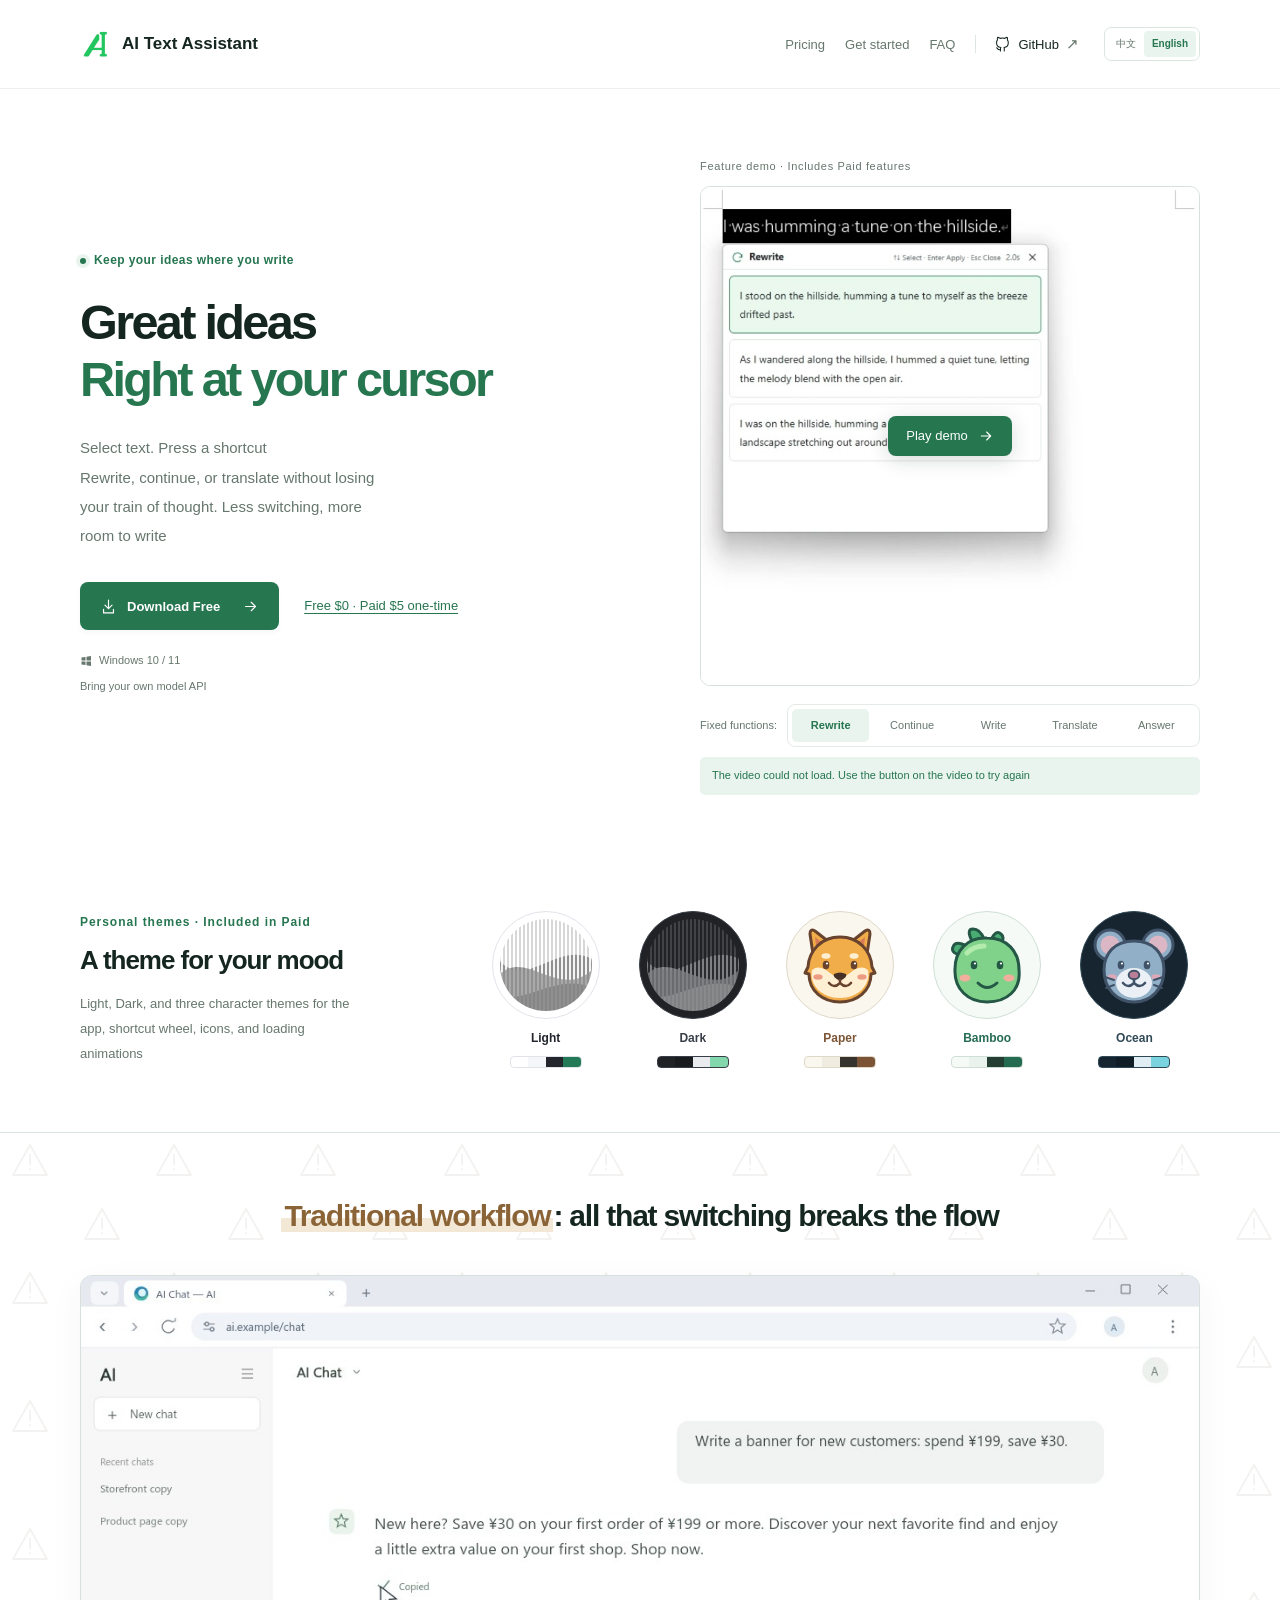
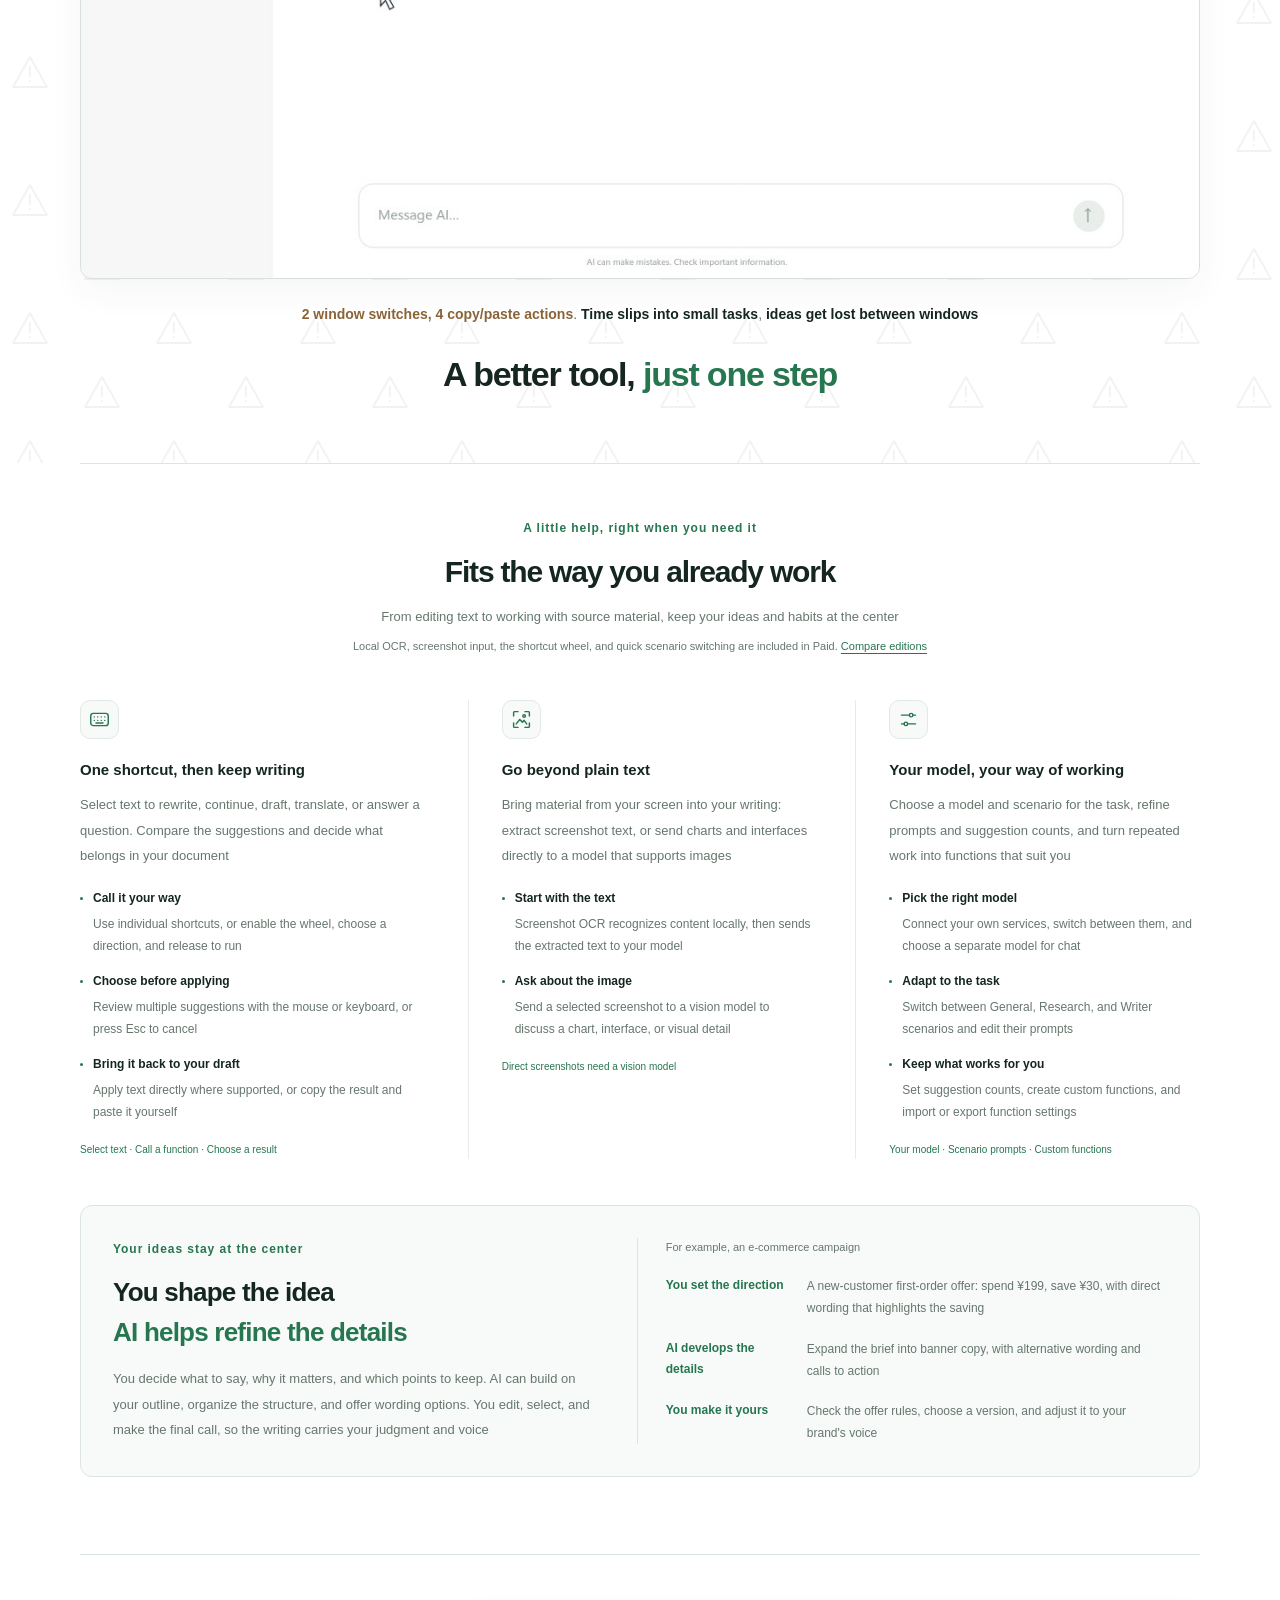
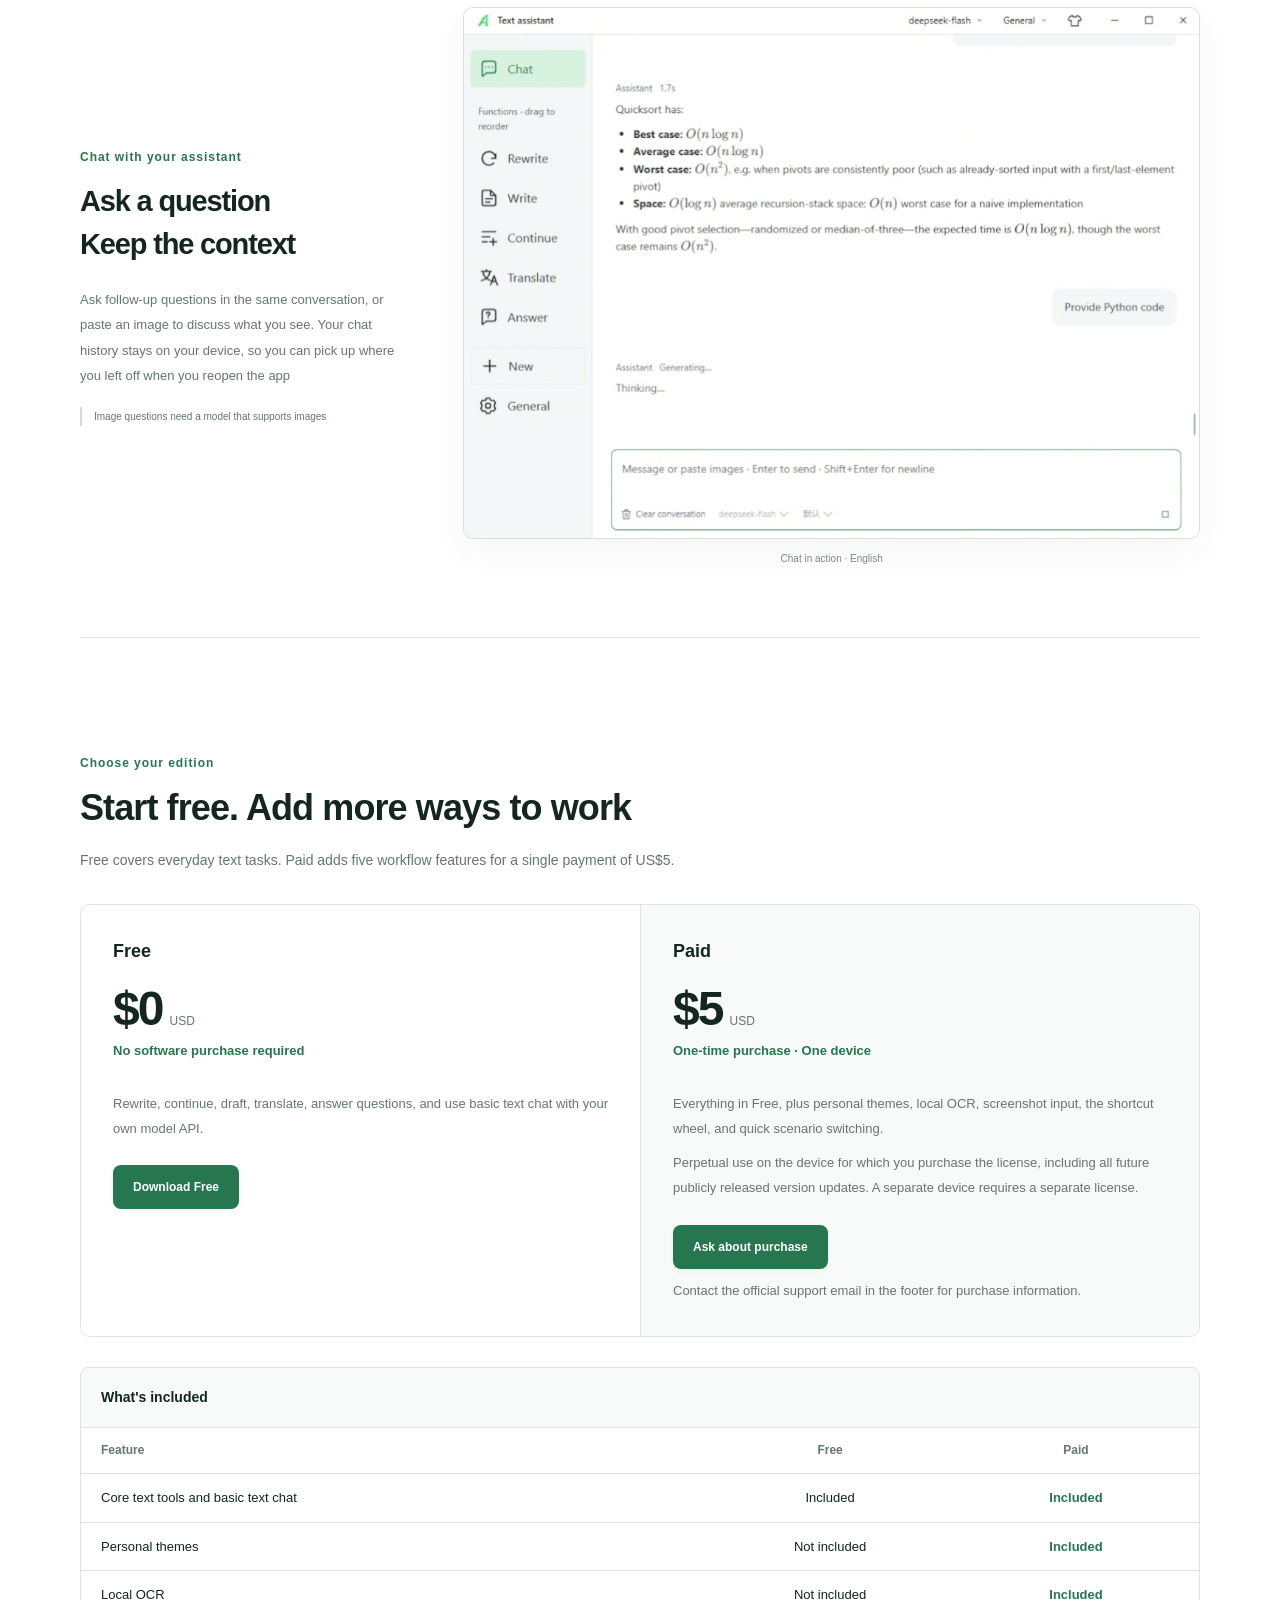
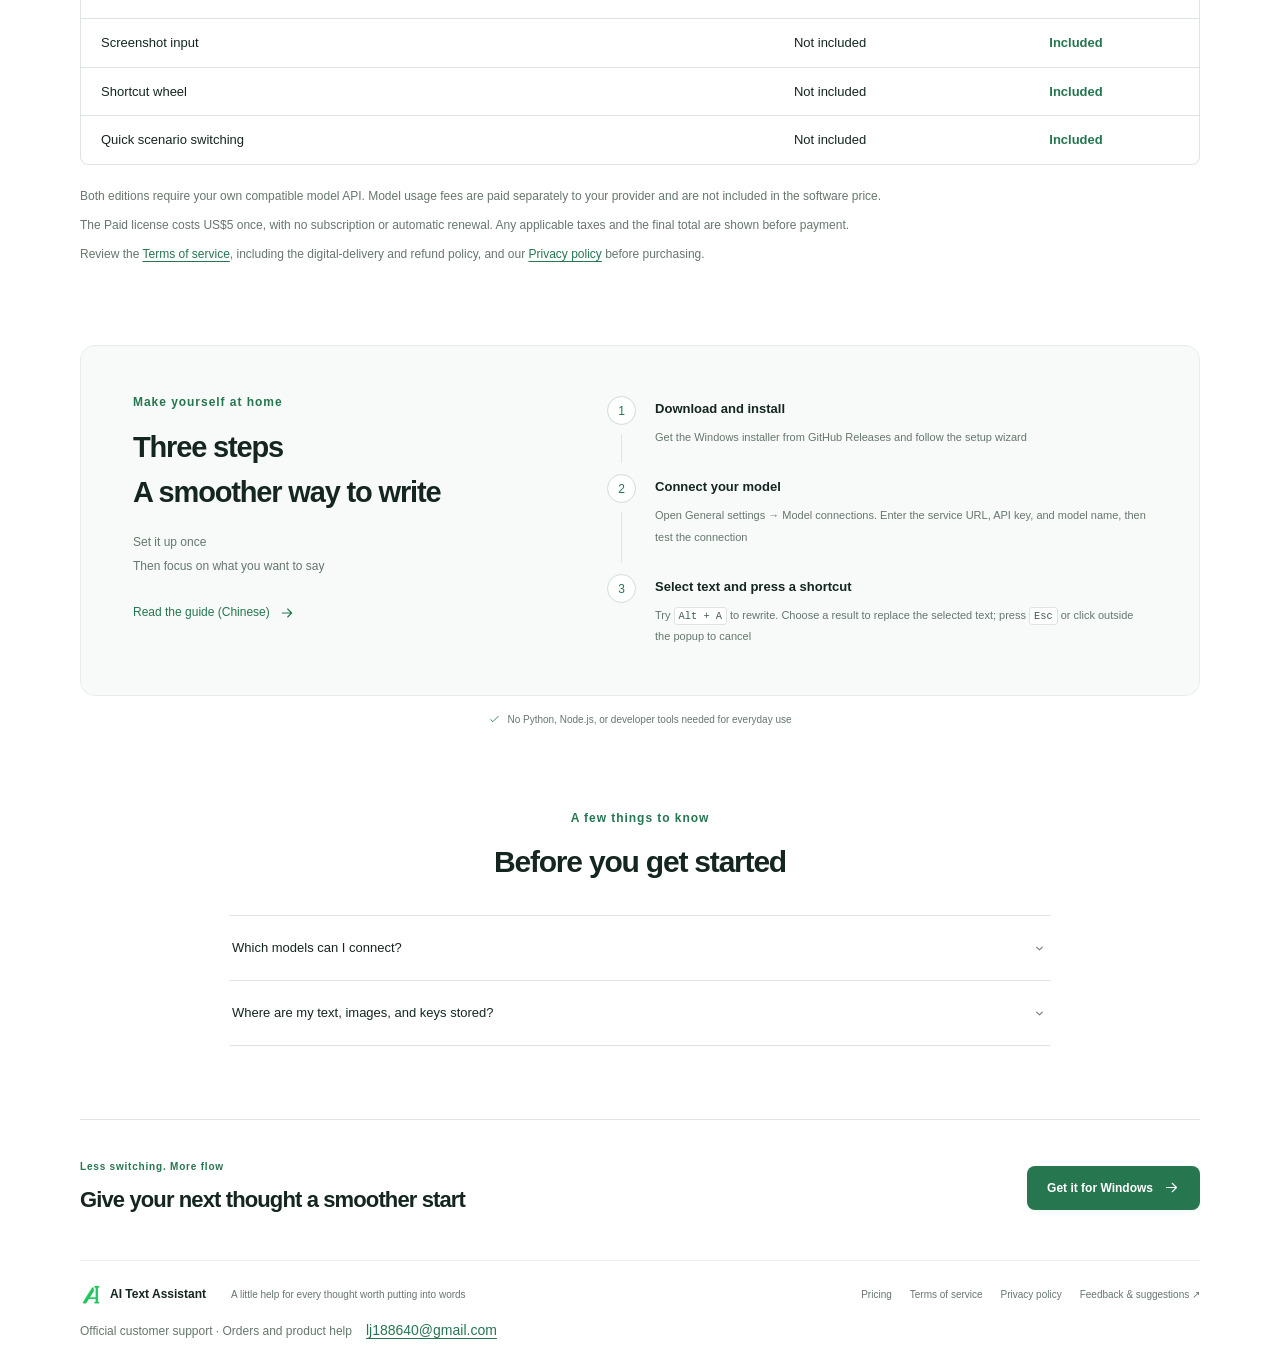
<file: page/index.html>
<!doctype html>
<html lang="en">
  <head>
    <meta charset="UTF-8" />
    <meta name="waffo-verify" content="1e7914dc972f25be17ea8c6677419135" />
    <meta name="viewport" content="width=device-width, initial-scale=1" />
    <meta name="theme-color" content="#267650" />
    <meta
      name="description"
      content="An AI text assistant for Windows. Select text to rewrite, continue, write, translate, or answer with a shortcut. Watch English demos and connect your own AI model"
    />
    <meta property="og:type" content="website" />
    <meta property="og:locale" content="en_US" />
    <meta
      property="og:title"
      content="AI Text Assistant · Keep your words flowing"
    />
    <meta
      property="og:description"
      content="An AI text assistant for Windows. Select text to rewrite, continue, write, translate, or answer with a shortcut. Watch English demos and connect your own AI model"
    />
    <meta property="og:url" content="https://fasterate.github.io/" />
    <title>AI Text Assistant · Keep your words flowing</title>
    <link rel="canonical" href="https://fasterate.github.io/" />
    <link
      rel="alternate"
      hreflang="zh-CN"
      href="https://fasterate.github.io/zh/"
    />
    <link rel="alternate" hreflang="en" href="https://fasterate.github.io/" />
    <link
      rel="alternate"
      hreflang="x-default"
      href="https://fasterate.github.io/"
    />
    <link rel="icon" href="./assets/icon.png" type="image/png" />
    <link rel="stylesheet" href="./style.css" />
    <script src="./script.js?v=2" defer></script>
    <link rel="stylesheet" href="./workflow.css" />
    <link rel="stylesheet" href="./pricing.css" />
    <script src="./workflow.js" defer></script>
  </head>
  <body>
    <svg
      class="icon-definitions"
      xmlns="http://www.w3.org/2000/svg"
      aria-hidden="true"
    >
      <symbol id="icon-arrow" viewBox="0 0 24 24">
        <path d="M5 12h14m-6-6 6 6-6 6" />
      </symbol>
      <symbol id="icon-download" viewBox="0 0 24 24">
        <path d="M12 3v12m-5-5 5 5 5-5M5 16v5h14v-5" />
      </symbol>
      <symbol id="icon-github" viewBox="0 0 24 24">
        <path
          d="M9 19c-4.3 1.3-4.3-2.2-6-2.7m12 5v-3.4c0-1 .1-1.4-.5-2 3.3-.4 6.8-1.6 6.8-7.4A5.8 5.8 0 0 0 19.8 4c.2-.4.7-2-.1-4 0 0-1.2-.4-4 1.5a14 14 0 0 0-7.2 0C5.7-.4 4.5 0 4.5 0c-.8 2-.3 3.6-.1 4a5.8 5.8 0 0 0-1.5 4.5c0 5.8 3.5 7 6.8 7.4-.5.5-.7 1.1-.7 2v3.4"
          transform="translate(1 2) scale(.9)"
        />
      </symbol>
      <symbol id="icon-keyboard" viewBox="0 0 24 24">
        <rect x="2" y="5" width="20" height="14" rx="3" />
        <path
          d="M6 9h.01M10 9h.01M14 9h.01M18 9h.01M6 13h.01M10 13h.01M14 13h.01M18 13h.01M8 16h8"
        />
      </symbol>
      <symbol id="icon-image" viewBox="0 0 24 24">
        <path
          d="M8 3H4a1 1 0 0 0-1 1v4m13-5h4a1 1 0 0 1 1 1v4M3 16v4a1 1 0 0 0 1 1h4m8 0h4a1 1 0 0 0 1-1v-4"
        />
        <path d="m6 17 4-5 3 3 2-2 3 4" />
        <circle cx="15" cy="8" r="1.5" />
      </symbol>
      <symbol id="icon-sliders" viewBox="0 0 24 24">
        <path d="M4 7h9m4 0h3M4 17h3m4 0h9" />
        <circle cx="15" cy="7" r="2" />
        <circle cx="9" cy="17" r="2" />
      </symbol>
      <symbol id="icon-check" viewBox="0 0 24 24">
        <path d="m5 12 4 4L19 6" />
      </symbol>
      <symbol id="icon-chevron" viewBox="0 0 24 24">
        <path d="m8 10 4 4 4-4" />
      </symbol>
      <symbol id="icon-windows" viewBox="0 0 24 24">
        <path
          d="m3 5 8-1v7H3zm10-1.3L22 2v9h-9zM3 13h8v7l-8-1zm10 0h9v9l-9-1.7z"
          fill="currentColor"
          stroke="none"
        />
      </symbol>
    </svg>
    <a class="skip-link" href="#main">Skip to content</a>
    <header class="site-header">
      <nav class="navigation container" aria-label="Main navigation">
        <a class="brand" href="./" aria-label="AI Text Assistant home"
          ><img src="./assets/icon.png" alt="" width="32" height="32" /><span
            >AI Text Assistant</span
          ></a
        >
        <div class="navigation-actions">
          <div class="nav-links">
            <a href="#pricing">Pricing</a
            ><a href="#getting-started">Get started</a><a href="#faq">FAQ</a
            ><a
              class="github-link"
              href="https://github.com/0x140ED8/intelligent-writing-free"
              target="_blank"
              rel="noopener noreferrer"
              ><svg class="icon" aria-hidden="true">
                <use href="#icon-github" /></svg
              ><span>GitHub</span><span aria-hidden="true">↗</span></a
            >
          </div>
          <a class="pricing-mobile-link" href="#pricing">Pricing</a>
          <nav class="language-switch" aria-label="Page language">
            <a href="./zh/" lang="zh-CN" hreflang="zh-CN">中文</a
            ><a href="./" lang="en" hreflang="en" aria-current="page"
              >English</a
            >
          </nav>
        </div>
      </nav>
    </header>
    <main id="main">
      <section class="hero container" aria-labelledby="hero-title">
        <div class="hero-copy">
          <p class="eyebrow">
            <span class="status-dot" aria-hidden="true"></span>Keep your ideas
            where you write
          </p>
          <h1 id="hero-title">
            Great ideas<br /><span>Right at your cursor</span>
          </h1>
          <p class="hero-description">
            Select text. Press a shortcut<br />Rewrite, continue, or translate
            without losing your train of thought. Less switching, more room to
            write
          </p>
          <div class="hero-actions">
            <a
              class="button button-primary"
              href="https://github.com/0x140ED8/intelligent-writing-free/releases"
              target="_blank"
              rel="noopener noreferrer"
              ><svg class="icon" aria-hidden="true">
                <use href="#icon-download" /></svg
              >Download Free<svg class="icon button-arrow" aria-hidden="true">
                <use href="#icon-arrow" /></svg
            ></a>
            <a class="pricing-hero-link" href="#pricing"
              >Free $0 · Paid $5 one-time</a
            >
          </div>
          <p class="platform-note">
            <svg class="icon" aria-hidden="true">
              <use href="#icon-windows" /></svg
            >Windows 10 / 11
          </p>
          <p class="model-note">Bring your own model API</p>
        </div>
        <figure class="demo video-demo" aria-labelledby="demo-label">
          <figcaption class="demo-label" id="demo-label">
            Feature demo · Includes Paid features
          </figcaption>
          <div class="video-screen">
            <video
              id="demo-video"
              class="demo-video"
              width="720"
              height="720"
              src="./assets/videos/en/rewrite.mp4?v=85350a25e027"
              poster="./assets/videos/en/rewrite.jpg?v=85350a25e027"
              data-video-base="./assets/videos/en/"
              data-video-version="85350a25e027"
              autoplay
              loop
              muted
              playsinline
              preload="auto"
              disablepictureinpicture
              disableremoteplayback
              aria-label="English walkthrough of the Rewrite feature"
            >
              <p>
                <a href="./assets/videos/en/rewrite.mp4?v=85350a25e027"
                  >If your browser cannot play the video, open the video file
                  directly</a
                >
              </p></video
            ><button
              class="video-play-fallback"
              id="video-play"
              type="button"
              hidden
            >
              Play demo
              <svg class="icon" aria-hidden="true">
                <use href="#icon-arrow" />
              </svg>
            </button>
          </div>
          <div class="demo-functions">
            <span class="demo-functions-label" id="fixed-functions-label"
              >Fixed functions:</span
            >
            <div
              class="demo-switcher"
              role="group"
              aria-labelledby="fixed-functions-label"
            >
              <button
                type="button"
                class="demo-tab is-active"
                data-demo="rewrite"
                aria-pressed="true"
                disabled
              >
                Rewrite</button
              ><button
                type="button"
                class="demo-tab"
                data-demo="continue"
                aria-pressed="false"
                disabled
              >
                Continue</button
              ><button
                type="button"
                class="demo-tab"
                data-demo="write"
                aria-pressed="false"
                disabled
              >
                Write</button
              ><button
                type="button"
                class="demo-tab"
                data-demo="translate"
                aria-pressed="false"
                disabled
              >
                Translate</button
              ><button
                type="button"
                class="demo-tab"
                data-demo="answer"
                aria-pressed="false"
                disabled
              >
                Answer
              </button>
            </div>
          </div>
          <p class="video-status" id="video-status" role="status" hidden></p>
          <noscript
            ><p class="noscript-note">
              More feature videos:
              <a href="./assets/videos/en/rewrite.mp4?v=85350a25e027"
                >Rewrite</a
              >
              ·
              <a href="./assets/videos/en/continue.mp4?v=85350a25e027"
                >Continue</a
              >
              ·
              <a href="./assets/videos/en/write.mp4?v=85350a25e027">Write</a> ·
              <a href="./assets/videos/en/translate.mp4?v=85350a25e027"
                >Translate</a
              >
              ·
              <a href="./assets/videos/en/answer.mp4?v=85350a25e027">Answer</a>
            </p></noscript
          >
        </figure>
      </section>
      <section
        class="themes-section container"
        id="themes"
        aria-labelledby="themes-title"
      >
        <div class="themes-copy">
          <p class="section-label">Personal themes · Included in Paid</p>
          <h2 id="themes-title">A theme for your mood</h2>
          <p class="themes-description">
            Light, Dark, and three character themes for the app, shortcut wheel,
            icons, and loading animations
          </p>
        </div>
        <div
          class="theme-gallery"
          role="group"
          aria-label="Light, Dark, Paper, Bamboo, and Ocean themes"
        >
          <figure class="theme-preview theme-light">
            <div class="theme-avatar theme-avatar--wave">
              <img
                src="./assets/themes/wheel-wave.svg"
                width="96"
                height="96"
                alt="Wave motif for the Light theme"
                loading="lazy"
                decoding="async"
              />
            </div>
            <figcaption>
              Light<span
                class="theme-swatches"
                role="img"
                aria-label="Light theme palette"
              ></span>
            </figcaption>
          </figure>
          <figure class="theme-preview theme-dark">
            <div class="theme-avatar theme-avatar--wave">
              <img
                src="./assets/themes/wheel-wave.svg"
                width="96"
                height="96"
                alt="Wave motif for the Dark theme"
                loading="lazy"
                decoding="async"
              />
            </div>
            <figcaption>
              Dark<span
                class="theme-swatches"
                role="img"
                aria-label="Dark theme palette"
              ></span>
            </figcaption>
          </figure>
          <figure class="theme-preview theme-paper">
            <div class="theme-avatar">
              <img
                src="./assets/themes/paper-shiba.svg"
                width="96"
                height="96"
                alt="Shiba icon from the Paper shortcut wheel"
                loading="lazy"
                decoding="async"
              />
            </div>
            <figcaption>
              Paper<span
                class="theme-swatches"
                role="img"
                aria-label="Paper theme palette"
              ></span>
            </figcaption>
          </figure>
          <figure class="theme-preview theme-bamboo">
            <div class="theme-avatar">
              <img
                src="./assets/themes/bamboo-dino.svg"
                width="96"
                height="96"
                alt="Dinosaur icon from the Bamboo shortcut wheel"
                loading="lazy"
                decoding="async"
              />
            </div>
            <figcaption>
              Bamboo<span
                class="theme-swatches"
                role="img"
                aria-label="Bamboo theme palette"
              ></span>
            </figcaption>
          </figure>
          <figure class="theme-preview theme-ocean">
            <div class="theme-avatar">
              <img
                src="./assets/themes/ocean-mouse.svg"
                width="96"
                height="96"
                alt="Mouse icon from the Ocean shortcut wheel"
                loading="lazy"
                decoding="async"
              />
            </div>
            <figcaption>
              Ocean<span
                class="theme-swatches"
                role="img"
                aria-label="Ocean theme palette"
              ></span>
            </figcaption>
          </figure>
        </div>
      </section>
      <section
        class="workflow-section"
        id="traditional-workflow"
        aria-labelledby="workflow-title"
      >
        <div class="container">
          <div class="section-heading workflow-heading">
            <h2 id="workflow-title">
              <span class="workflow-method">Traditional workflow</span>: all
              that switching breaks the flow
            </h2>
          </div>
          <figure class="workflow-figure" aria-labelledby="workflow-caption">
            <div class="workflow-film">
              <video
                class="workflow-recording"
                id="workflow-animation"
                width="1280"
                height="690"
                src="./assets/animations/manual-workflow-en.mp4?v=3"
                poster="./assets/animations/manual-workflow-en.jpg?v=3"
                autoplay
                loop
                muted
                playsinline
                preload="auto"
                disablepictureinpicture
                disableremoteplayback
                aria-label="Automatically looping e-commerce campaign example showing text selection, copying, Alt+Tab switching, asking AI for promotional copy, copying the answer, and pasting it back into the campaign document"
                aria-describedby="workflow-caption"
              >
                Your browser cannot display this animation
              </video>
            </div>
            <figcaption id="workflow-caption">
              <strong class="workflow-count"
                >2 window switches, 4 copy/paste actions</strong
              >.
              <strong class="workflow-loss">Time slips into small tasks</strong
              >,
              <strong class="workflow-loss"
                >ideas get lost between windows</strong
              >
            </figcaption>
          </figure>
          <p class="workflow-takeaway">
            <strong
              >A better tool,
              <span class="workflow-one-step">just one step</span></strong
            >
          </p>
        </div>
      </section>
      <section
        class="features container"
        id="features"
        aria-labelledby="features-title"
      >
        <div class="section-heading">
          <p class="section-label">A little help, right when you need it</p>
          <h2 id="features-title">Fits the way you already work</h2>
          <p>
            From editing text to working with source material, keep your ideas
            and habits at the center
          </p>
          <p class="paid-feature-note">
            Local OCR, screenshot input, the shortcut wheel, and quick scenario
            switching are included in Paid.
            <a href="#pricing">Compare editions</a>
          </p>
        </div>
        <div class="feature-grid">
          <article class="feature">
            <span class="feature-icon"
              ><svg class="icon" aria-hidden="true">
                <use href="#icon-keyboard" /></svg
            ></span>
            <h3>One shortcut, then keep writing</h3>
            <p>
              Select text to rewrite, continue, draft, translate, or answer a
              question. Compare the suggestions and decide what belongs in your
              document
            </p>
            <ul class="feature-points">
              <li>
                <strong>Call it your way</strong
                ><span
                  >Use individual shortcuts, or enable the wheel, choose a
                  direction, and release to run</span
                >
              </li>
              <li>
                <strong>Choose before applying</strong
                ><span
                  >Review multiple suggestions with the mouse or keyboard, or
                  press Esc to cancel</span
                >
              </li>
              <li>
                <strong>Bring it back to your draft</strong
                ><span
                  >Apply text directly where supported, or copy the result and
                  paste it yourself</span
                >
              </li>
            </ul>
            <span class="feature-detail"
              >Select text · Call a function · Choose a result</span
            >
          </article>
          <article class="feature">
            <span class="feature-icon"
              ><svg class="icon" aria-hidden="true">
                <use href="#icon-image" /></svg
            ></span>
            <h3>Go beyond plain text</h3>
            <p>
              Bring material from your screen into your writing: extract
              screenshot text, or send charts and interfaces directly to a model
              that supports images
            </p>
            <ul class="feature-points">
              <li>
                <strong>Start with the text</strong
                ><span
                  >Screenshot OCR recognizes content locally, then sends the
                  extracted text to your model</span
                >
              </li>
              <li>
                <strong>Ask about the image</strong
                ><span
                  >Send a selected screenshot to a vision model to discuss a
                  chart, interface, or visual detail</span
                >
              </li>
            </ul>
            <span class="feature-detail"
              >Direct screenshots need a vision model</span
            >
          </article>
          <article class="feature">
            <span class="feature-icon"
              ><svg class="icon" aria-hidden="true">
                <use href="#icon-sliders" /></svg
            ></span>
            <h3>Your model, your way of working</h3>
            <p>
              Choose a model and scenario for the task, refine prompts and
              suggestion counts, and turn repeated work into functions that suit
              you
            </p>
            <ul class="feature-points">
              <li>
                <strong>Pick the right model</strong
                ><span
                  >Connect your own services, switch between them, and choose a
                  separate model for chat</span
                >
              </li>
              <li>
                <strong>Adapt to the task</strong
                ><span
                  >Switch between General, Research, and Writer scenarios and
                  edit their prompts</span
                >
              </li>
              <li>
                <strong>Keep what works for you</strong
                ><span
                  >Set suggestion counts, create custom functions, and import or
                  export function settings</span
                >
              </li>
            </ul>
            <span class="feature-detail"
              >Your model · Scenario prompts · Custom functions</span
            >
          </article>
        </div>
        <section class="writing-principle" aria-labelledby="principle-title">
          <div class="principle-copy">
            <p class="section-label">Your ideas stay at the center</p>
            <h3 id="principle-title">
              You shape the idea<br /><span>AI helps refine the details</span>
            </h3>
            <p>
              You decide what to say, why it matters, and which points to keep.
              AI can build on your outline, organize the structure, and offer
              wording options. You edit, select, and make the final call, so the
              writing carries your judgment and voice
            </p>
          </div>
          <div class="principle-example">
            <p class="principle-example-label">
              For example, an e-commerce campaign
            </p>
            <dl class="principle-flow">
              <div>
                <dt>You set the direction</dt>
                <dd>
                  A new-customer first-order offer: spend ¥199, save ¥30, with
                  direct wording that highlights the saving
                </dd>
              </div>
              <div>
                <dt>AI develops the details</dt>
                <dd>
                  Expand the brief into banner copy, with alternative wording
                  and calls to action
                </dd>
              </div>
              <div>
                <dt>You make it yours</dt>
                <dd>
                  Check the offer rules, choose a version, and adjust it to your
                  brand's voice
                </dd>
              </div>
            </dl>
          </div>
        </section>
      </section>
      <section
        class="chat-section container"
        id="chat"
        aria-labelledby="chat-title"
      >
        <div class="chat-copy">
          <p class="section-label">Chat with your assistant</p>
          <h2 id="chat-title">Ask a question<br />Keep the context</h2>
          <p class="chat-description">
            Ask follow-up questions in the same conversation, or paste an image
            to discuss what you see. Your chat history stays on your device, so
            you can pick up where you left off when you reopen the app
          </p>
          <p class="chat-note">
            Image questions need a model that supports images
          </p>
        </div>
        <figure class="chat-demo" aria-labelledby="chat-caption">
          <div class="chat-film">
            <video
              class="chat-recording"
              id="chat-video"
              width="996"
              height="718"
              src="./assets/videos/en/chat.mp4?v=2"
              poster="./assets/videos/en/chat.jpg?v=2"
              autoplay
              loop
              muted
              playsinline
              preload="metadata"
              disablepictureinpicture
              disableremoteplayback
              aria-label="English walkthrough of asking a question in the assistant's chat and watching the answer appear"
            >
              Your browser cannot display this video
            </video>
          </div>
          <figcaption id="chat-caption">Chat in action · English</figcaption>
        </figure>
      </section>
      <section
        class="pricing-section container"
        id="pricing"
        aria-labelledby="pricing-title"
      >
        <div class="pricing-heading">
          <p class="section-label">Choose your edition</p>
          <h2 id="pricing-title">Start free. Add more ways to work</h2>
          <p>
            Free covers everyday text tasks. Paid adds five workflow features
            for a single payment of US$5.
          </p>
        </div>
        <div class="pricing-plans">
          <article class="pricing-plan" aria-labelledby="free-plan-title">
            <h3 id="free-plan-title">Free</h3>
            <p class="plan-price">$0<span>USD</span></p>
            <p class="plan-payment">No software purchase required</p>
            <p>
              Rewrite, continue, draft, translate, answer questions, and use
              basic text chat with your own model API.
            </p>
            <a
              class="button button-primary"
              href="https://github.com/0x140ED8/intelligent-writing-free/releases"
              target="_blank"
              rel="noopener noreferrer"
              >Download Free</a
            >
          </article>
          <article
            class="pricing-plan pricing-plan-paid"
            aria-labelledby="paid-plan-title"
          >
            <h3 id="paid-plan-title">Paid</h3>
            <p class="plan-price">$5<span>USD</span></p>
            <p class="plan-payment">One-time purchase · One device</p>
            <p>
              Everything in Free, plus personal themes, local OCR, screenshot
              input, the shortcut wheel, and quick scenario switching.
            </p>
            <p>
              Perpetual use on the device for which you purchase the license,
              including all future publicly released version updates. A separate
              device requires a separate license.
            </p>
            <a class="button button-primary" href="#customer-support"
              >Ask about purchase</a
            >
            <p class="plan-purchase-note">
              Contact the official support email in the footer for purchase
              information.
            </p>
          </article>
        </div>
        <div class="pricing-comparison">
          <table>
            <caption>
              What's included
            </caption>
            <thead>
              <tr>
                <th scope="col">Feature</th>
                <th scope="col">Free</th>
                <th scope="col">Paid</th>
              </tr>
            </thead>
            <tbody>
              <tr>
                <th scope="row">Core text tools and basic text chat</th>
                <td>Included</td>
                <td>Included</td>
              </tr>
              <tr>
                <th scope="row">Personal themes</th>
                <td>Not included</td>
                <td>Included</td>
              </tr>
              <tr>
                <th scope="row">Local OCR</th>
                <td>Not included</td>
                <td>Included</td>
              </tr>
              <tr>
                <th scope="row">Screenshot input</th>
                <td>Not included</td>
                <td>Included</td>
              </tr>
              <tr>
                <th scope="row">Shortcut wheel</th>
                <td>Not included</td>
                <td>Included</td>
              </tr>
              <tr>
                <th scope="row">Quick scenario switching</th>
                <td>Not included</td>
                <td>Included</td>
              </tr>
            </tbody>
          </table>
        </div>
        <div class="pricing-notes">
          <p>
            Both editions require your own compatible model API. Model usage
            fees are paid separately to your provider and are not included in
            the software price.
          </p>
          <p>
            The Paid license costs US$5 once, with no subscription or automatic
            renewal. Any applicable taxes and the final total are shown before
            payment.
          </p>
          <p>
            Review the <a href="./terms/">Terms of service</a>, including the
            digital-delivery and refund policy, and our
            <a href="./privacy/">Privacy policy</a> before purchasing.
          </p>
        </div>
      </section>
      <section
        class="getting-started container"
        id="getting-started"
        aria-labelledby="start-title"
      >
        <div class="start-panel">
          <div class="start-copy">
            <p class="section-label">Make yourself at home</p>
            <h2 id="start-title">Three steps<br />A smoother way to write</h2>
            <p>Set it up once<br />Then focus on what you want to say</p>
            <a
              class="text-link"
              href="https://github.com/0x140ED8/intelligent-writing-free/blob/main/README.md"
              target="_blank"
              rel="noopener noreferrer"
              >Read the guide (Chinese)<svg class="icon" aria-hidden="true">
                <use href="#icon-arrow" /></svg
            ></a>
          </div>
          <ol class="start-steps">
            <li>
              <span class="step-number" aria-hidden="true">1</span>
              <div>
                <h3>Download and install</h3>
                <p>
                  Get the Windows installer from GitHub Releases and follow the
                  setup wizard
                </p>
              </div>
            </li>
            <li>
              <span class="step-number" aria-hidden="true">2</span>
              <div>
                <h3>Connect your model</h3>
                <p>
                  Open General settings → Model connections. Enter the service
                  URL, API key, and model name, then test the connection
                </p>
              </div>
            </li>
            <li>
              <span class="step-number" aria-hidden="true">3</span>
              <div>
                <h3>Select text and press a shortcut</h3>
                <p>
                  Try <kbd>Alt + A</kbd> to rewrite. Choose a result to replace
                  the selected text; press <kbd>Esc</kbd> or click outside the
                  popup to cancel
                </p>
              </div>
            </li>
          </ol>
        </div>
        <p class="setup-note">
          <svg class="icon" aria-hidden="true"><use href="#icon-check" /></svg
          >No Python, Node.js, or developer tools needed for everyday use
        </p>
      </section>
      <section class="faq container" id="faq" aria-labelledby="faq-title">
        <div class="section-heading">
          <p class="section-label">A few things to know</p>
          <h2 id="faq-title">Before you get started</h2>
        </div>
        <div class="faq-list">
          <details>
            <summary>
              Which models can I connect?<svg class="icon" aria-hidden="true">
                <use href="#icon-chevron" />
              </svg>
            </summary>
            <div class="faq-answer">
              <p>
                The app supports OpenAI Chat Completions, OpenAI Responses,
                Anthropic Messages, and Google Generative AI protocols.
                Configure the matching service URL, API key, and model name.
                Image chat and direct screenshot input need a model that
                supports images
              </p>
            </div>
          </details>
          <details>
            <summary>
              Where are my text, images, and keys stored?<svg
                class="icon"
                aria-hidden="true"
              >
                <use href="#icon-chevron" />
              </svg>
            </summary>
            <div class="faq-answer">
              <p>
                Settings and chat history are stored on your device. API keys
                are encrypted using Windows system protection. When you use a
                model, the relevant text or images are sent to your chosen model
                service. Screenshot OCR runs locally before the extracted text
                is sent. Clearing chat also deletes its locally saved text and
                images
              </p>
            </div>
          </details>
        </div>
      </section>
      <section class="closing container" aria-label="Get it for Windows">
        <div>
          <p class="section-label">Less switching. More flow</p>
          <h2>Give your next thought a smoother start</h2>
        </div>
        <a
          class="button button-primary"
          href="https://github.com/0x140ED8/intelligent-writing-free/releases"
          target="_blank"
          rel="noopener noreferrer"
          >Get it for Windows<svg class="icon" aria-hidden="true">
            <use href="#icon-arrow" /></svg
        ></a>
      </section>
    </main>
    <footer class="site-footer container">
      <a class="brand footer-brand" href="./"
        ><img src="./assets/icon.png" alt="" width="24" height="24" /><span
          >AI Text Assistant</span
        ></a
      >
      <p>A little help for every thought worth putting into words</p>
      <nav class="footer-links" aria-label="Footer navigation">
        <a href="#pricing">Pricing</a>
        <a href="./terms/">Terms of service</a>
        <a href="./privacy/">Privacy policy</a>
        <a
          href="https://github.com/0x140ED8/intelligent-writing-free/issues"
          target="_blank"
          rel="noopener noreferrer"
          >Feedback &amp; suggestions <span aria-hidden="true">↗</span></a
        >
      </nav>
      <address id="customer-support" class="footer-support">
        <span>Official customer support · Orders and product help</span>
        <a href="mailto:lj188640@gmail.com">lj188640@gmail.com</a>
      </address>
    </footer>
  </body>
</html>
</file>
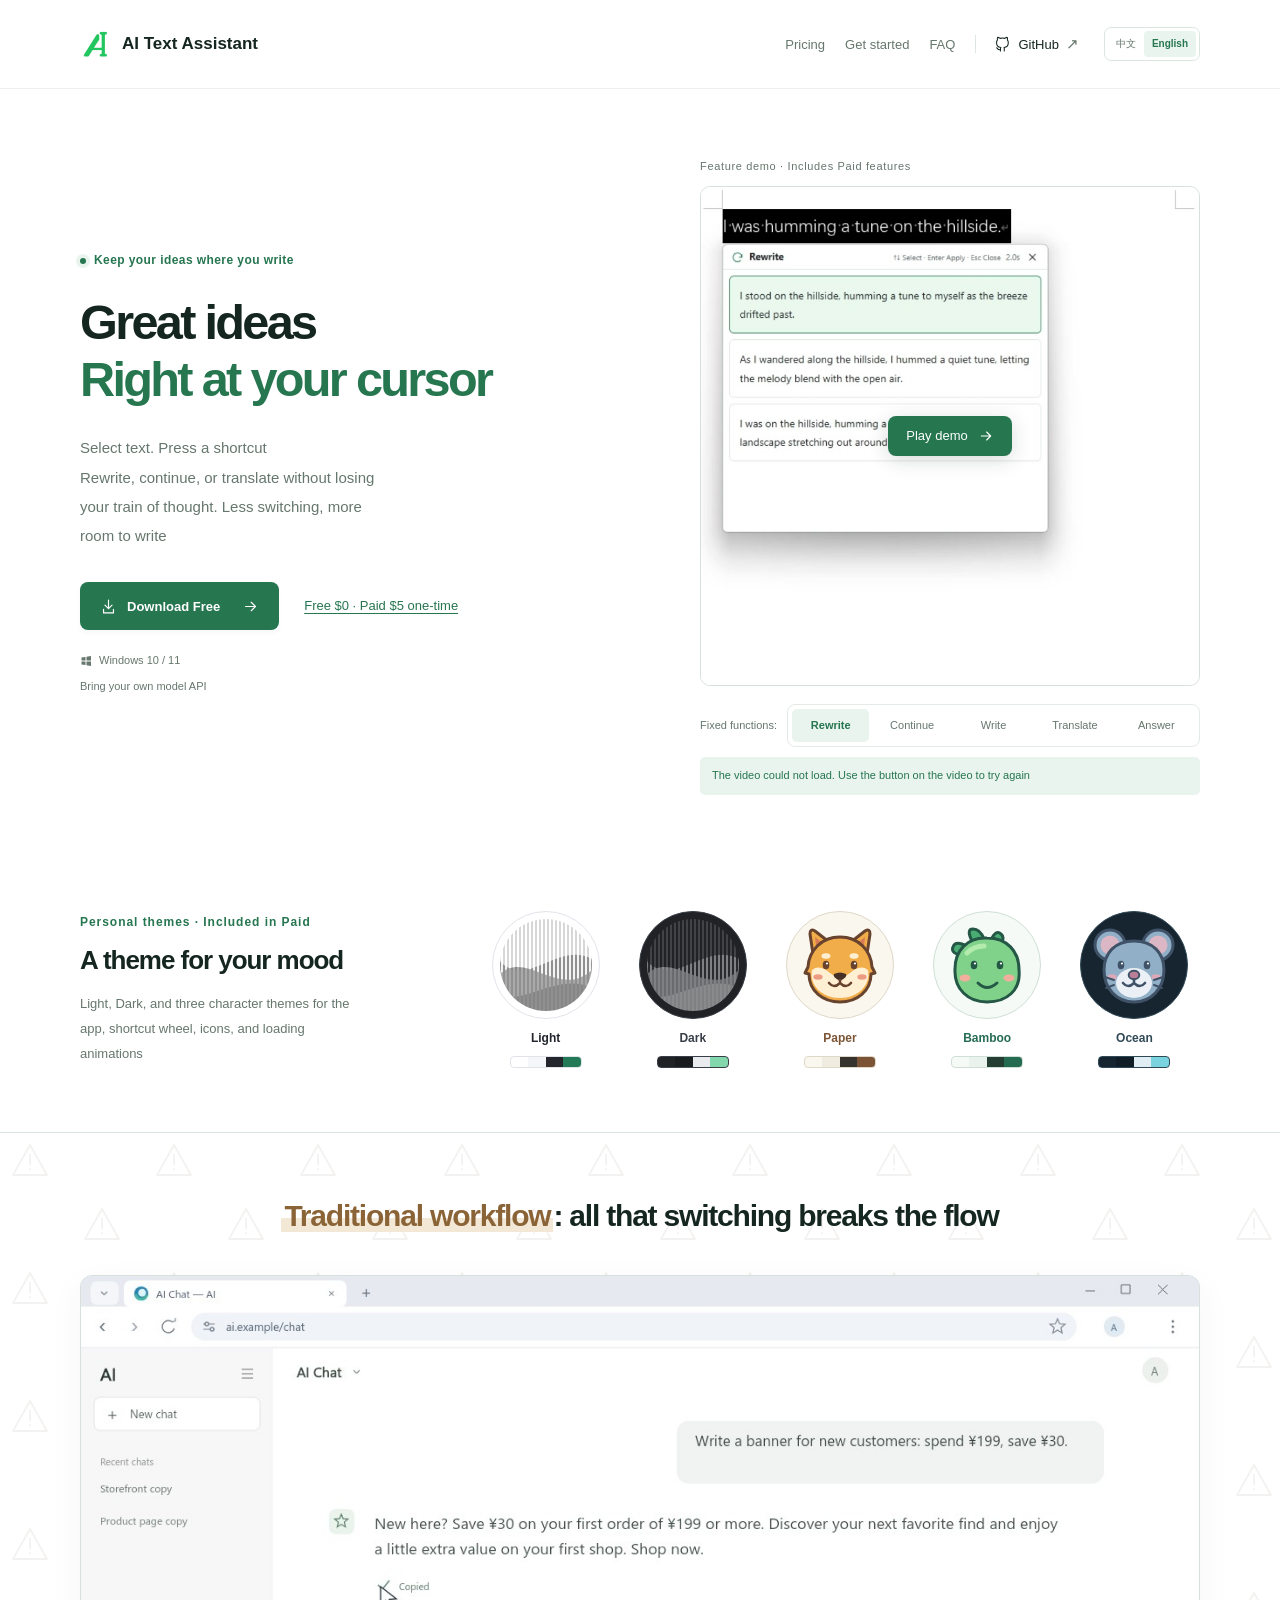
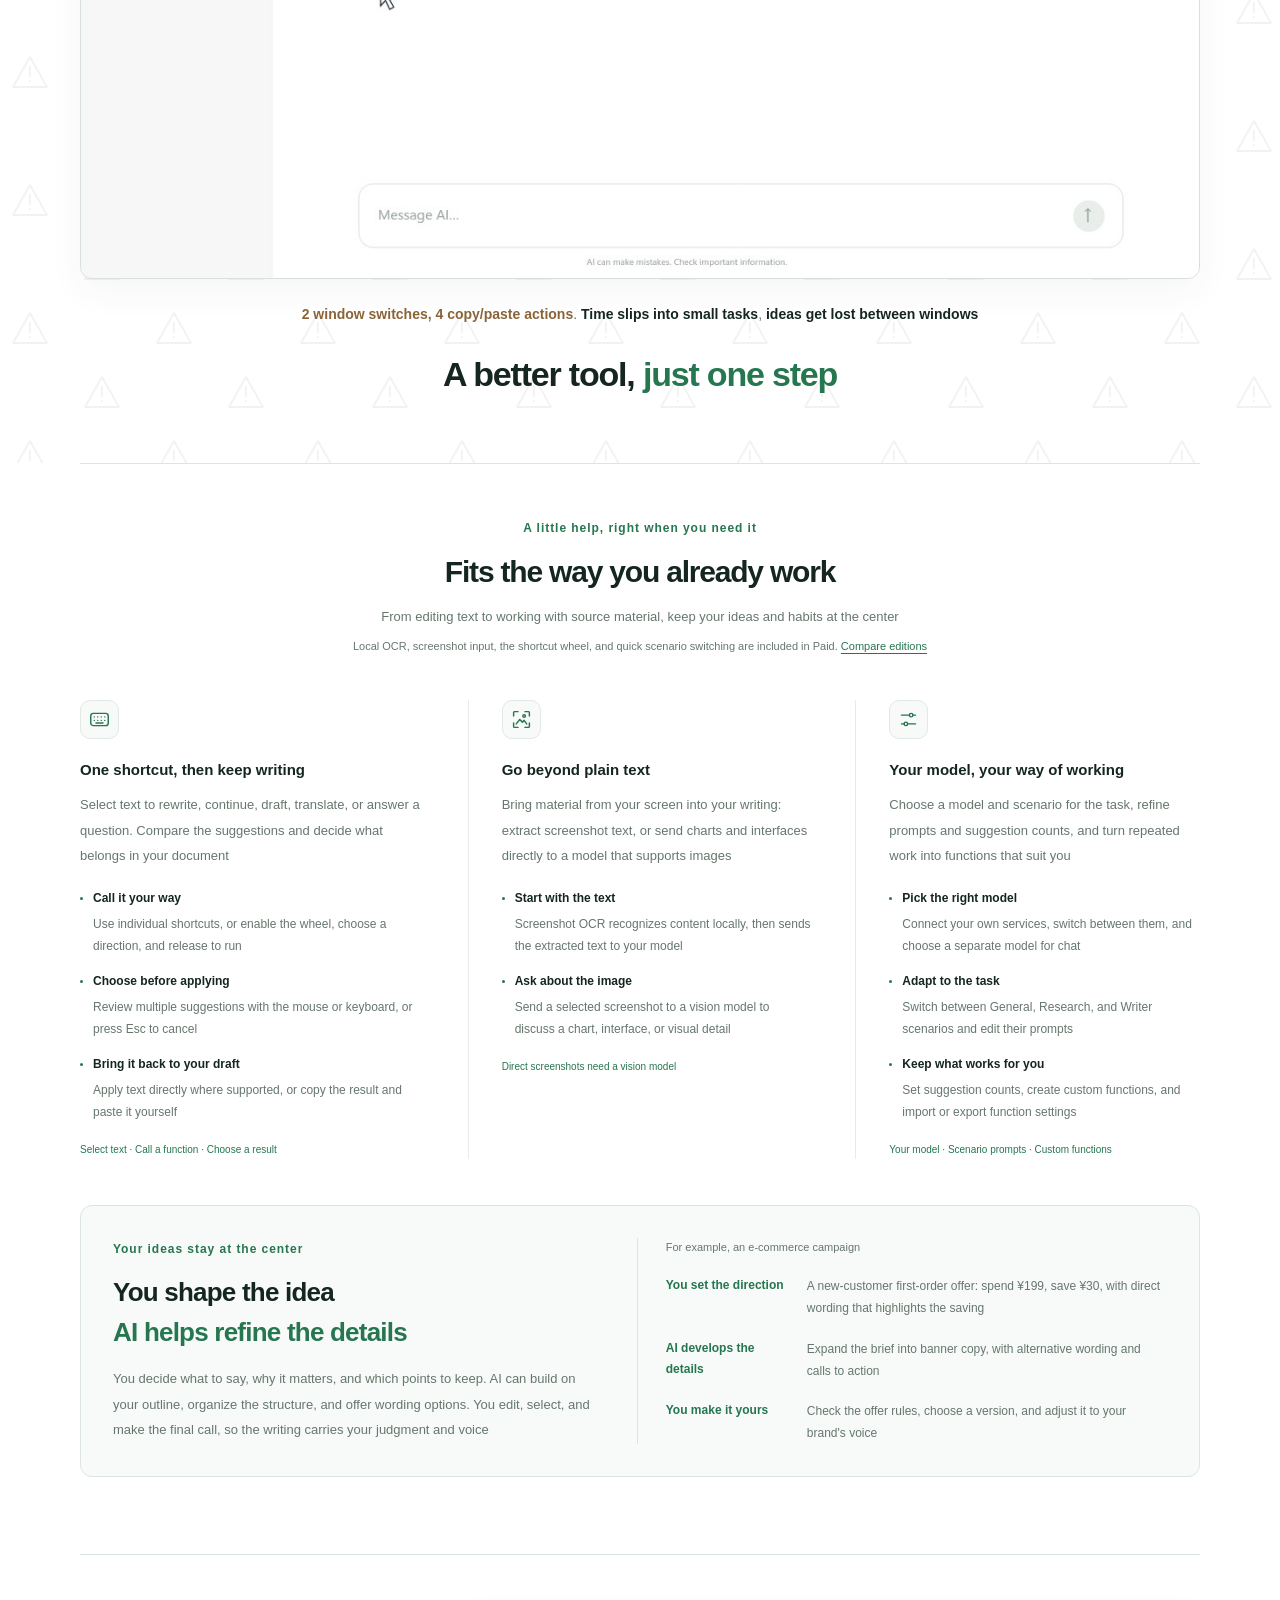
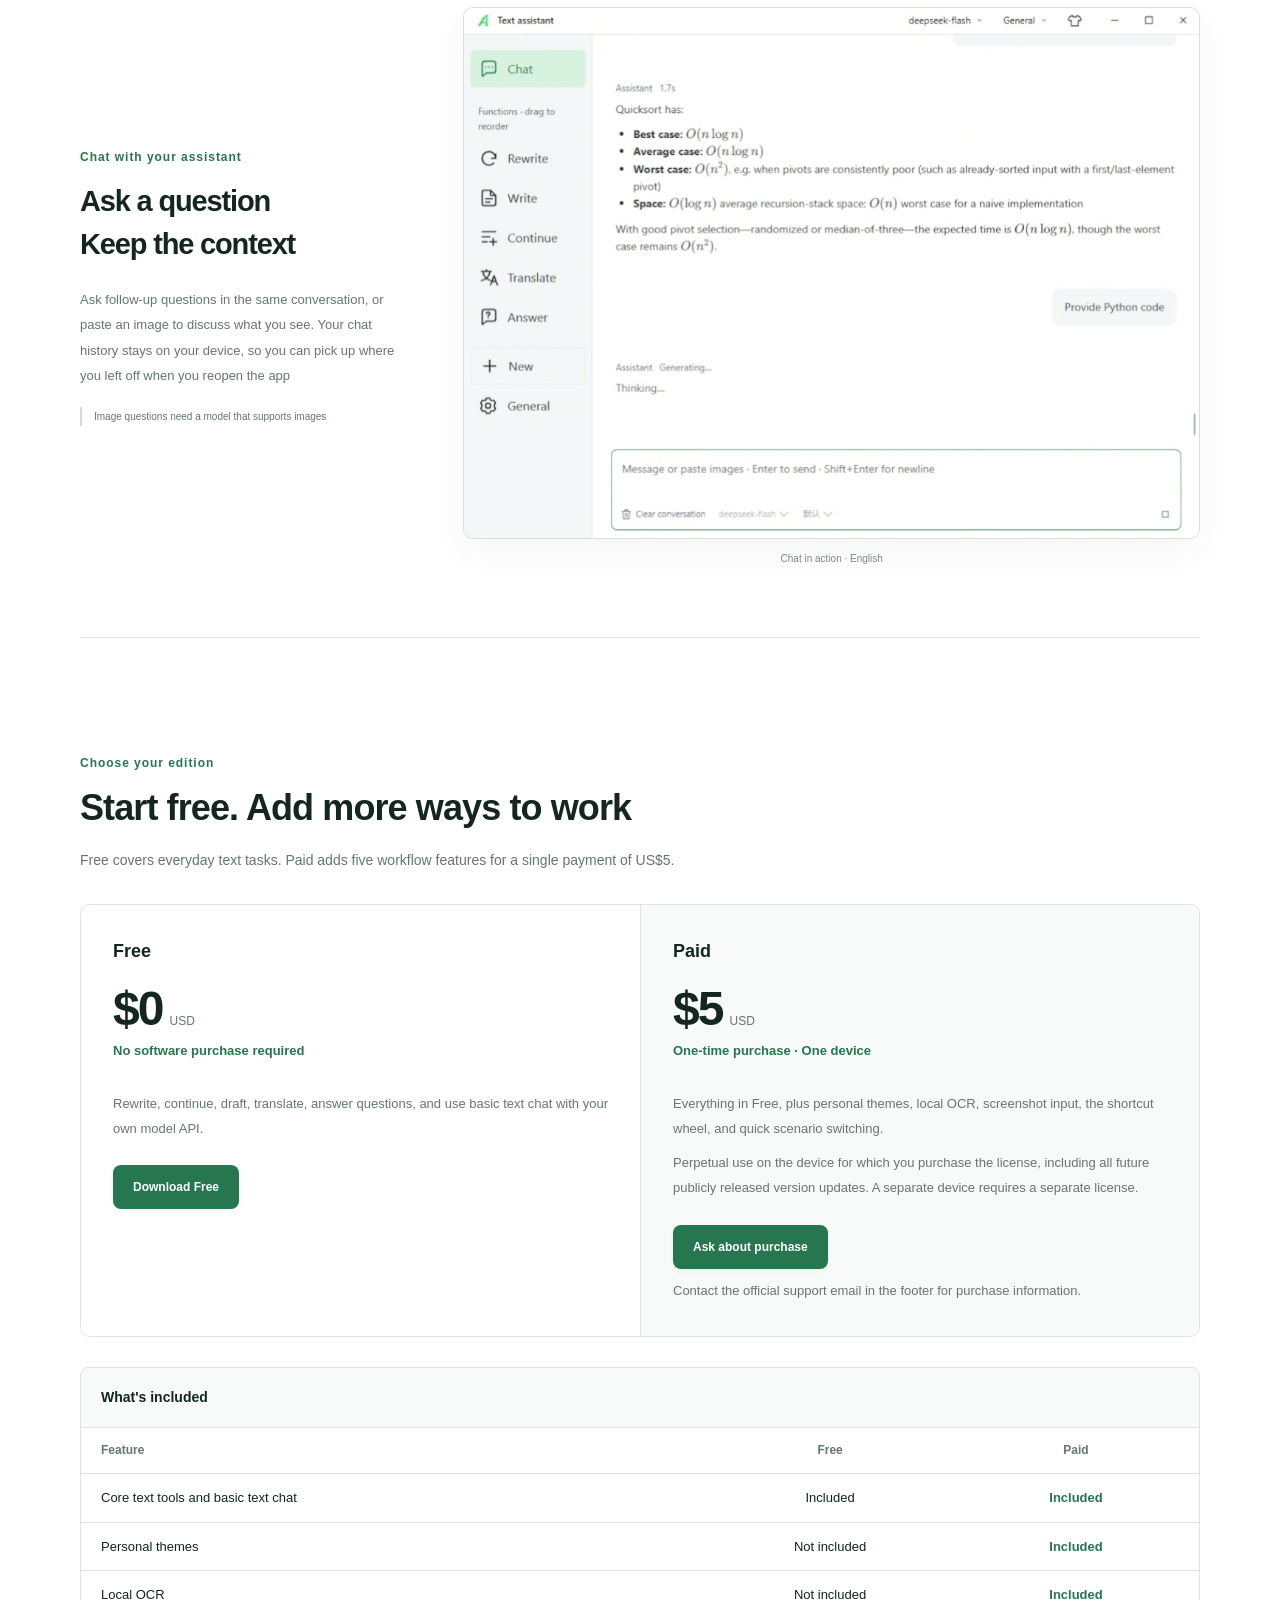
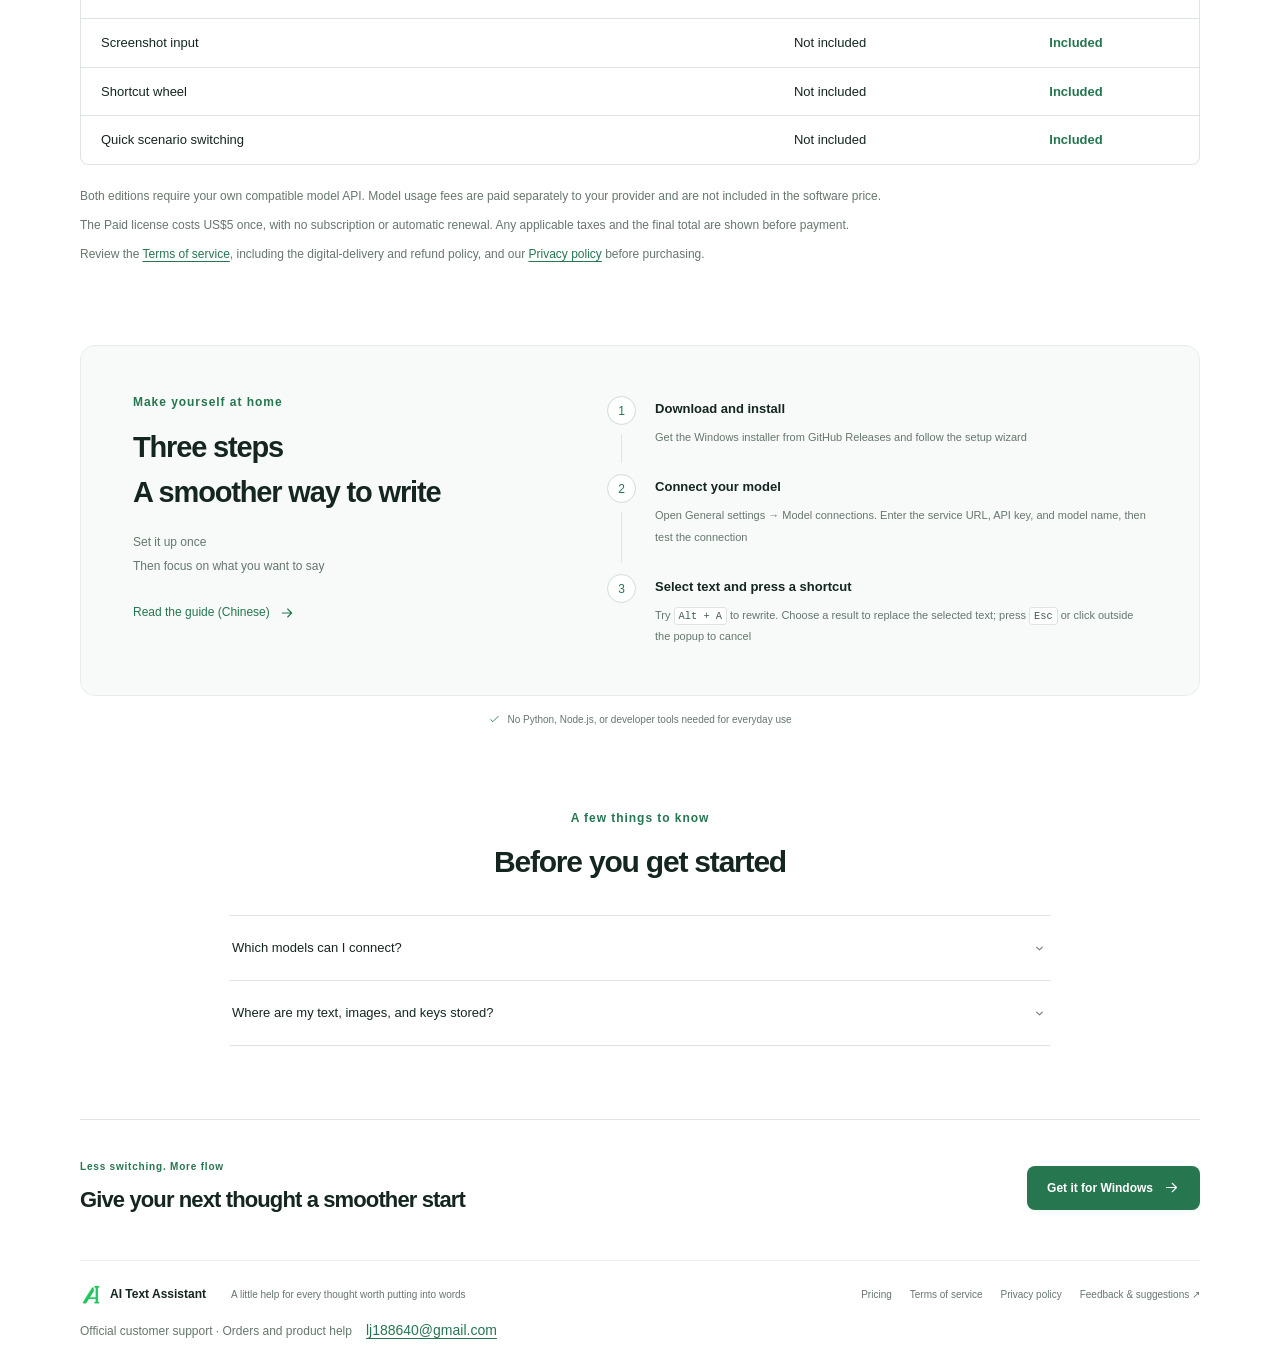
<file: page/en/index.html>
<!doctype html>
<html lang="en">
  <head>
    <meta charset="UTF-8" />
    <meta name="viewport" content="width=device-width, initial-scale=1" />
    <title>AI Text Assistant</title>
    <link rel="canonical" href="https://fasterate.github.io/" />
    <meta http-equiv="refresh" content="0; url=../index.html" />
    <script>
      const destination = new URL(
        location.protocol === "file:" ? "../index.html" : "../",
        location.href,
      );
      destination.search = location.search;
      destination.hash = location.hash;
      location.replace(destination.href);
    </script>
  </head>
  <body>
    <p>
      The English page has moved to the homepage.
      <a href="../index.html">Continue to AI Text Assistant</a>
    </p>
    <footer>
      <address id="customer-support">
        Official customer support · Orders and product help:
        <a href="mailto:lj188640@gmail.com">lj188640@gmail.com</a>
      </address>
    </footer>
  </body>
</html>
</file>
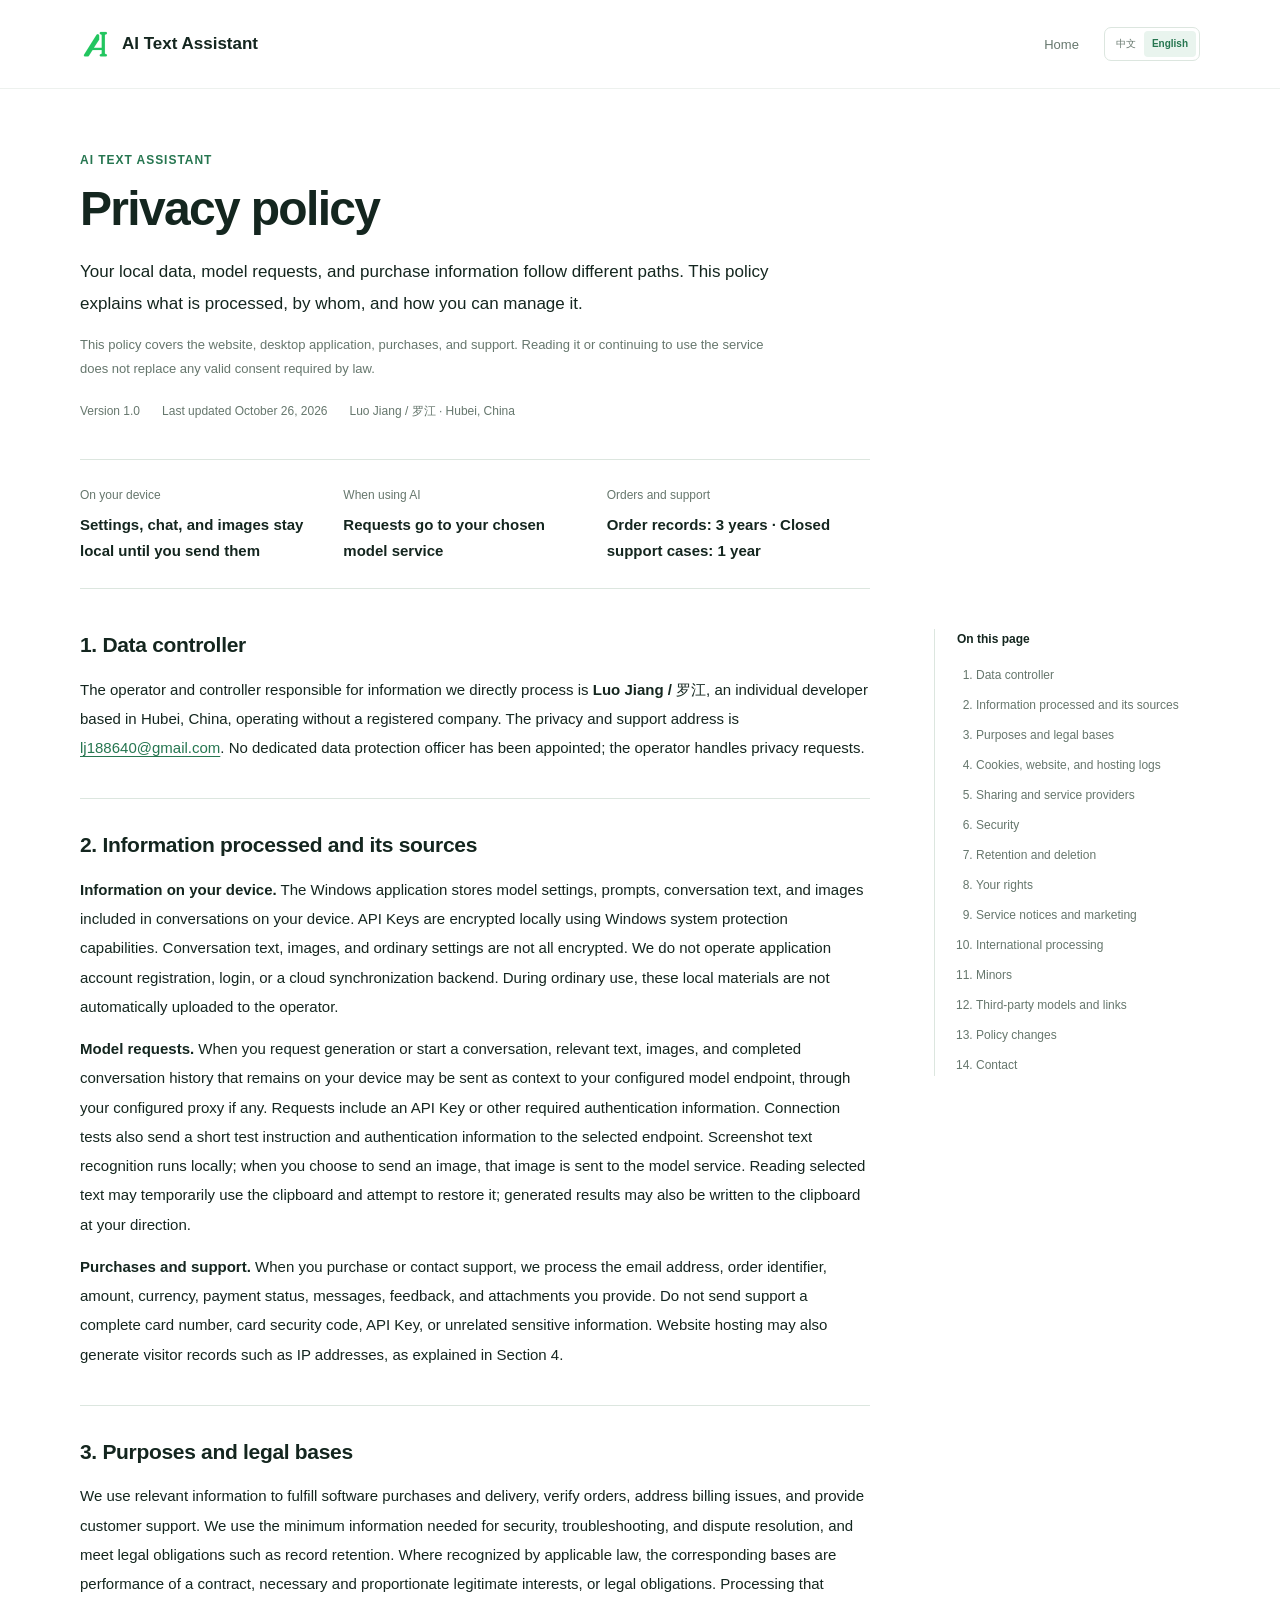
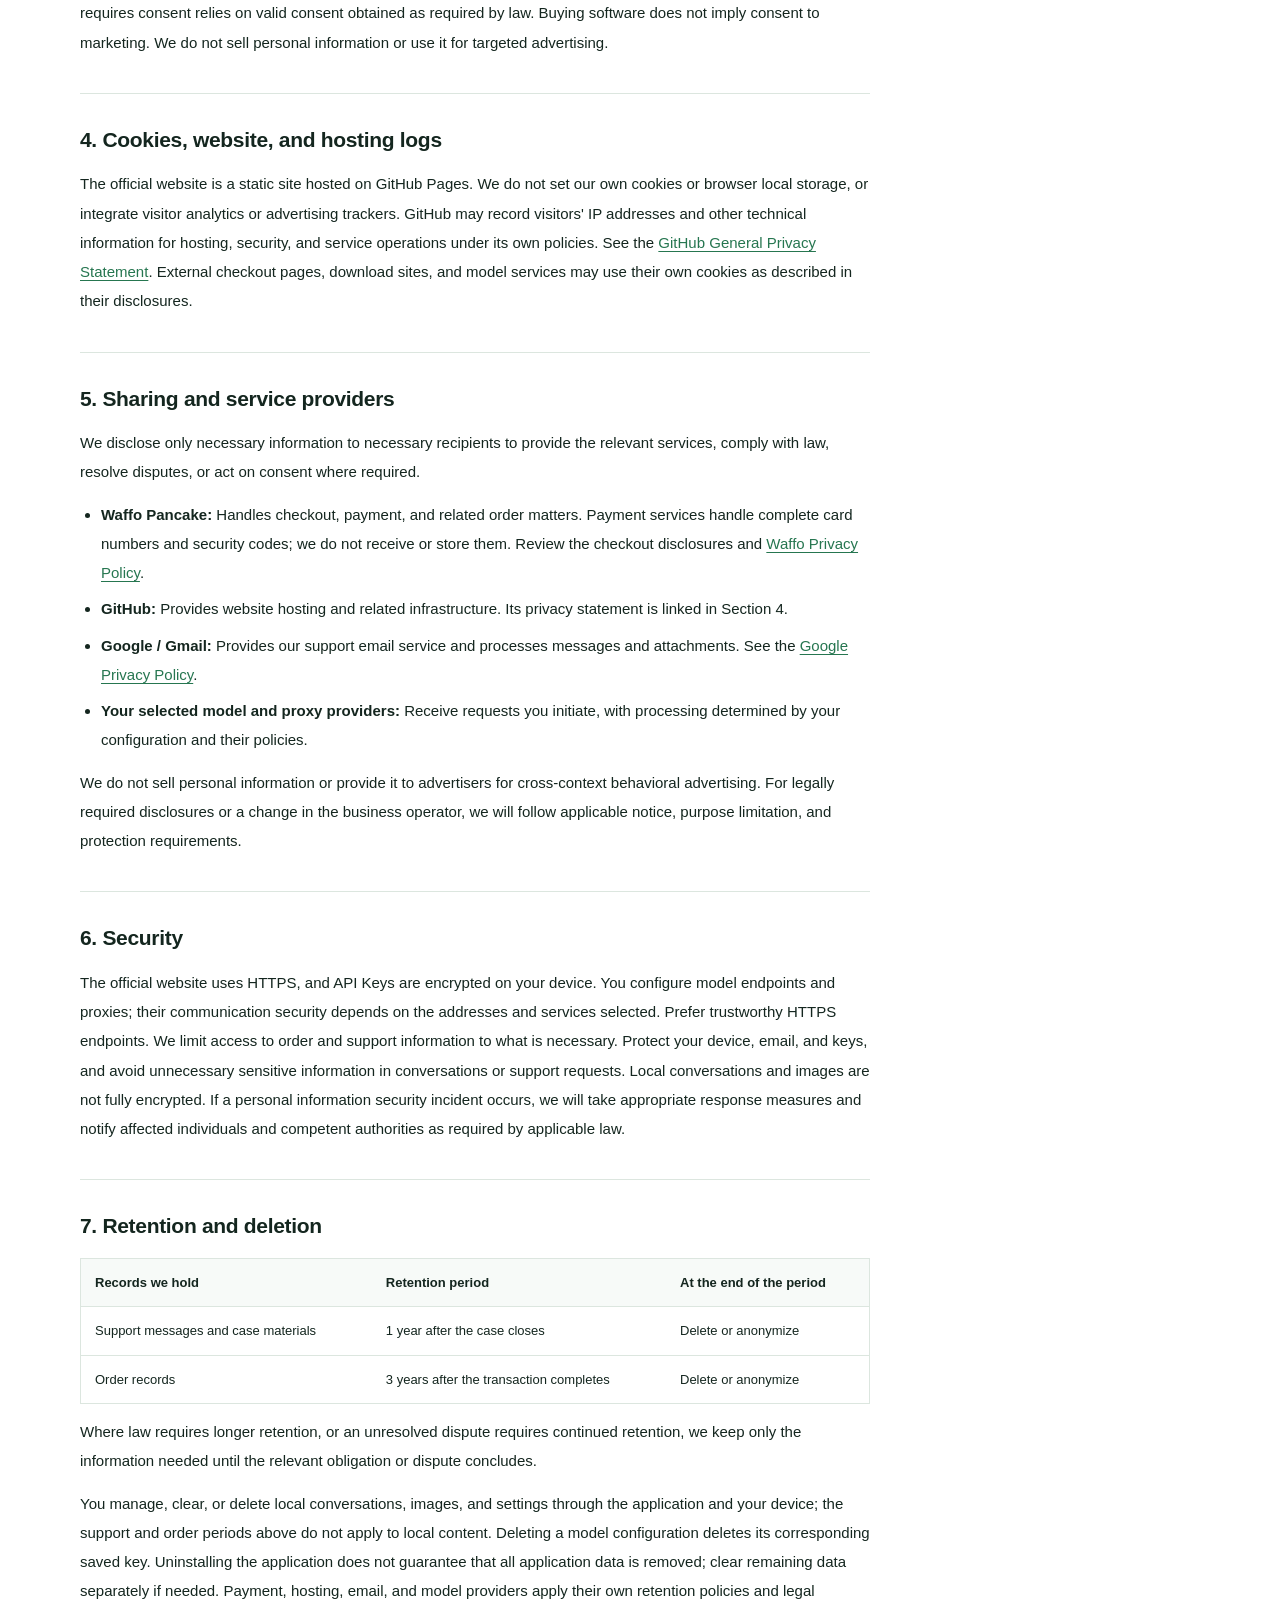
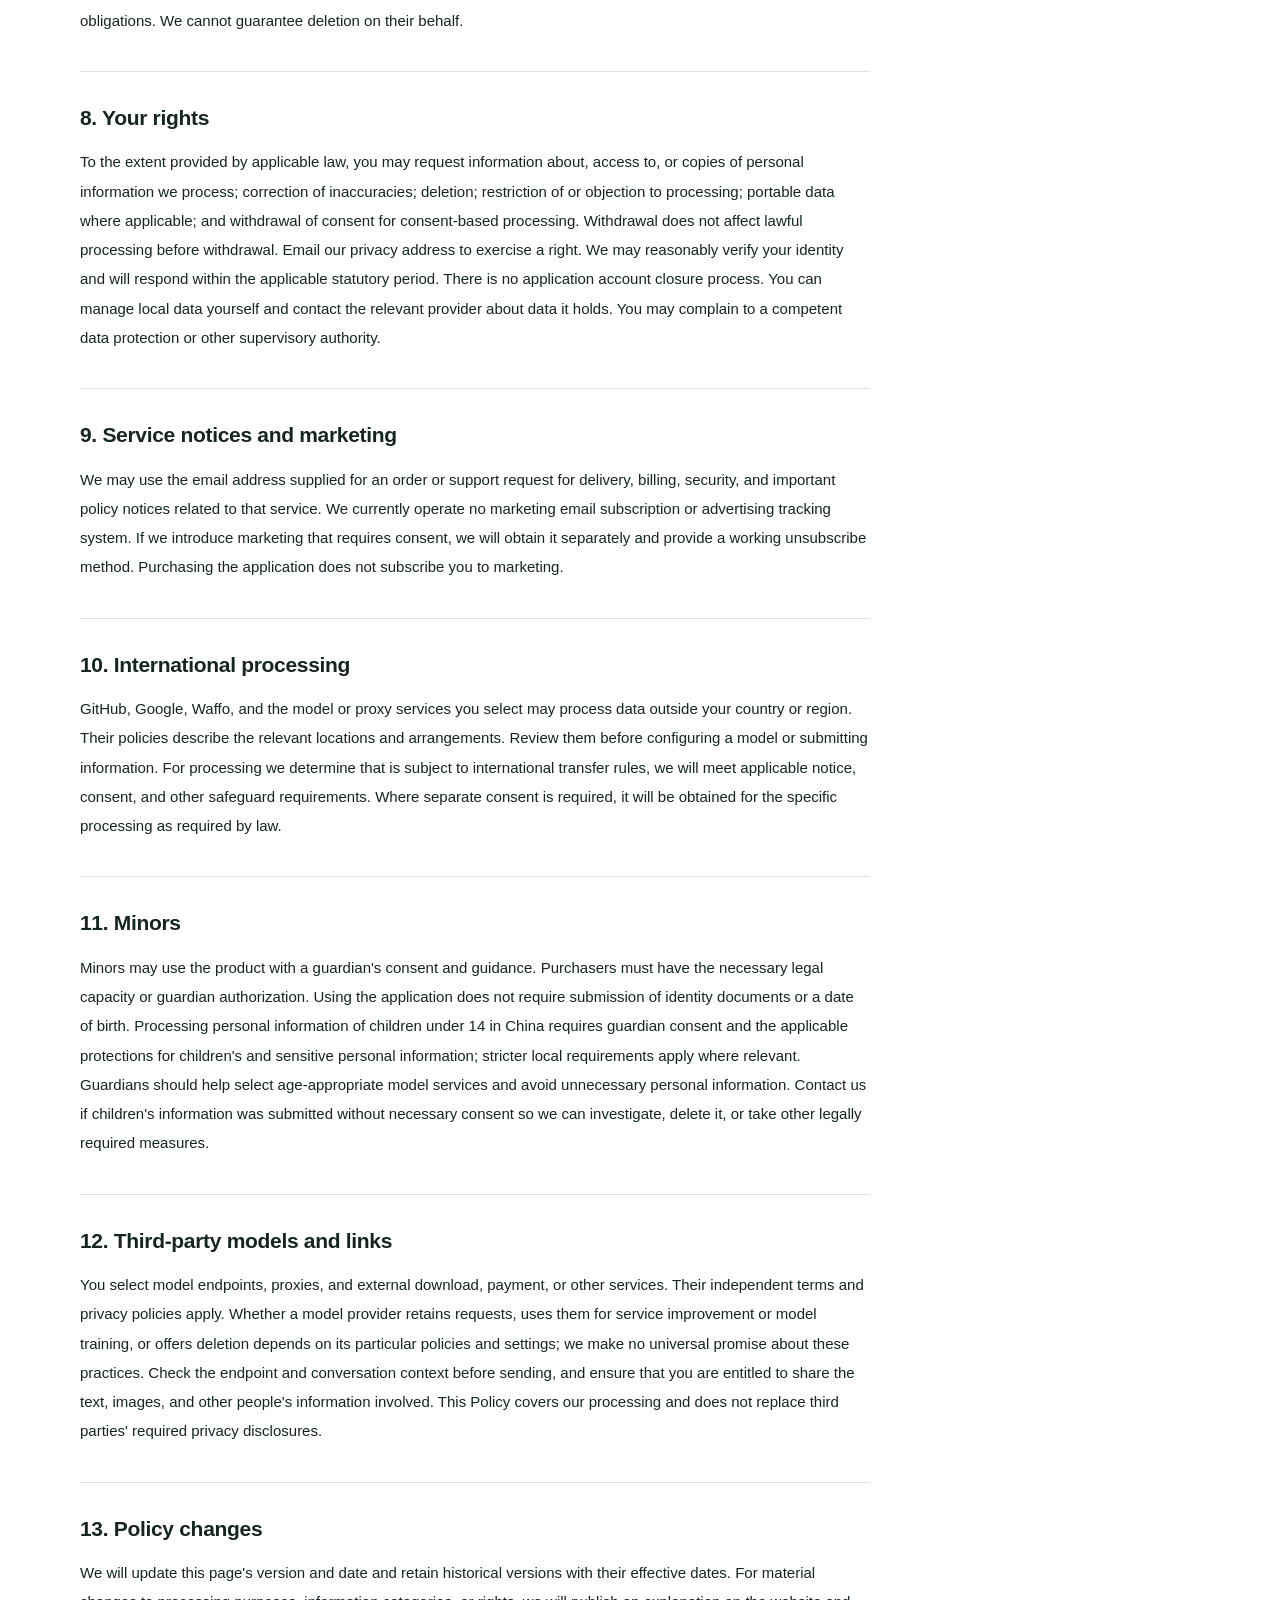
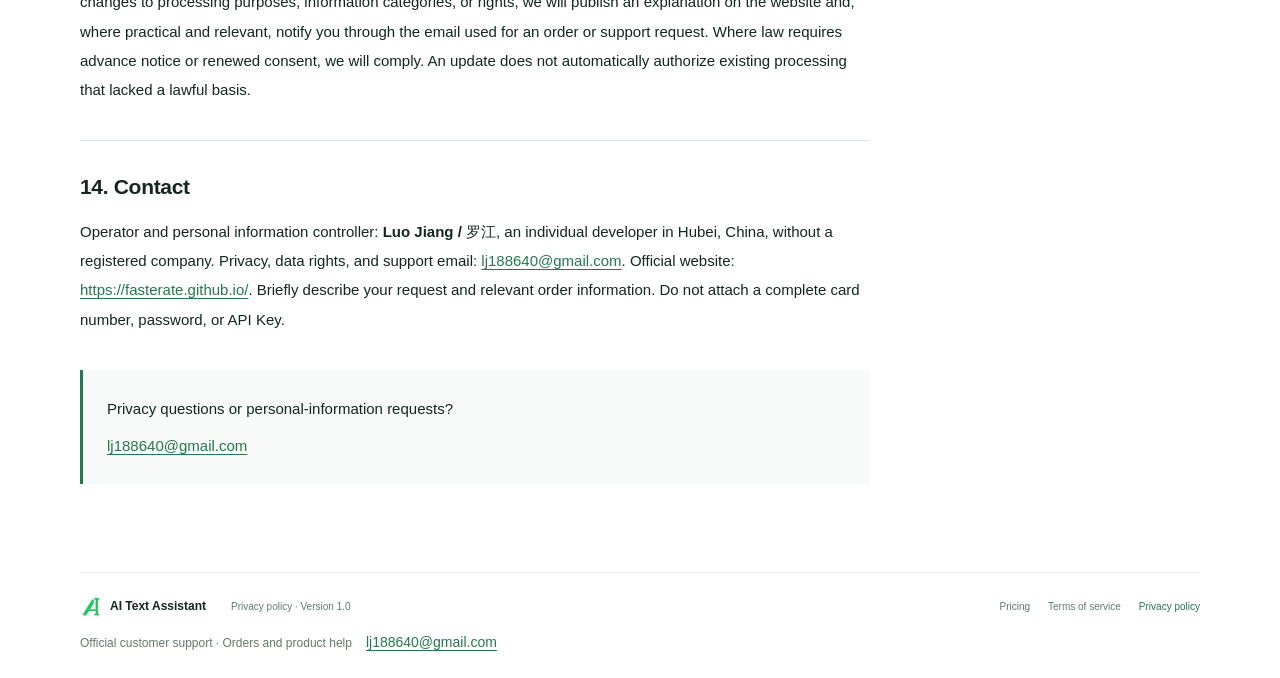
<file: page/privacy/index.html>
<!doctype html>
<html lang="en">
  <head>
    <meta charset="UTF-8" />
    <meta name="viewport" content="width=device-width, initial-scale=1" />
    <meta name="theme-color" content="#267650" />
    <meta
      name="description"
      content="How AI Text Assistant handles local data, model requests, website hosting, Waffo payments, support emails, data retention, and privacy rights."
    />
    <title>Privacy policy · AI Text Assistant</title>
    <link rel="canonical" href="https://fasterate.github.io/privacy/" />
    <link
      rel="alternate"
      hreflang="en"
      href="https://fasterate.github.io/privacy/"
    />
    <link
      rel="alternate"
      hreflang="zh-CN"
      href="https://fasterate.github.io/zh/privacy/"
    />
    <link
      rel="alternate"
      hreflang="x-default"
      href="https://fasterate.github.io/privacy/"
    />
    <link rel="icon" href="../assets/icon.png" type="image/png" />
    <link rel="stylesheet" href="../style.css" />
    <link rel="stylesheet" href="../legal.css" />
  </head>
  <body>
    <a class="skip-link" href="#main">Skip to privacy policy</a>
    <header class="site-header">
      <nav class="navigation container" aria-label="Main navigation">
        <a class="brand" href="../"
          ><img src="../assets/icon.png" alt="" width="32" height="32" /><span
            >AI Text Assistant</span
          ></a
        >
        <div class="navigation-actions">
          <a class="legal-home-link" href="../">Home</a>
          <nav class="language-switch" aria-label="Page language">
            <a href="../zh/privacy/" lang="zh-CN" hreflang="zh-CN">中文</a
            ><a href="./" lang="en" hreflang="en" aria-current="page"
              >English</a
            >
          </nav>
        </div>
      </nav>
    </header>
    <main id="main" class="legal-main container">
      <header class="legal-intro">
        <p class="legal-kicker">AI TEXT ASSISTANT</p>
        <h1>Privacy policy</h1>
        <p class="legal-lead">
          Your local data, model requests, and purchase information follow
          different paths. This policy explains what is processed, by whom, and
          how you can manage it.
        </p>
        <p class="legal-scope">
          This policy covers the website, desktop application, purchases, and
          support. Reading it or continuing to use the service does not replace
          any valid consent required by law.
        </p>
        <div class="legal-meta">
          <span>Version 1.0</span><span>Last updated October 26, 2026</span
          ><span>Luo Jiang / 罗江 · Hubei, China</span>
        </div>
      </header>
      <dl class="legal-summary">
        <div>
          <dt>On your device</dt>
          <dd>
            <a href="#information"
              >Settings, chat, and images stay local until you send them</a
            >
          </dd>
        </div>
        <div>
          <dt>When using AI</dt>
          <dd>
            <a href="#third-parties"
              >Requests go to your chosen model service</a
            >
          </dd>
        </div>
        <div>
          <dt>Orders and support</dt>
          <dd>
            <a href="#retention"
              >Order records: 3 years · Closed support cases: 1 year</a
            >
          </dd>
        </div>
      </dl>
      <div class="legal-layout">
        <nav class="legal-toc" aria-label="On this page">
          <p>On this page</p>
          <ol>
            <li><a href="#controller">Data controller</a></li>
            <li>
              <a href="#information">Information processed and its sources</a>
            </li>
            <li><a href="#purposes">Purposes and legal bases</a></li>
            <li><a href="#cookies">Cookies, website, and hosting logs</a></li>
            <li><a href="#sharing">Sharing and service providers</a></li>
            <li><a href="#security">Security</a></li>
            <li><a href="#retention">Retention and deletion</a></li>
            <li><a href="#rights">Your rights</a></li>
            <li><a href="#communications">Service notices and marketing</a></li>
            <li><a href="#international">International processing</a></li>
            <li><a href="#minors">Minors</a></li>
            <li><a href="#third-parties">Third-party models and links</a></li>
            <li><a href="#changes">Policy changes</a></li>
            <li><a href="#contact">Contact</a></li>
          </ol>
        </nav>
        <article class="legal-content" aria-label="Privacy policy">
          <section id="controller" aria-labelledby="controller-title">
            <h2 id="controller-title">1. Data controller</h2>
            <p>
              The operator and controller responsible for information we
              directly process is <strong>Luo Jiang / 罗江</strong>, an
              individual developer based in Hubei, China, operating without a
              registered company. The privacy and support address is
              <a href="mailto:lj188640@gmail.com">lj188640@gmail.com</a>. No
              dedicated data protection officer has been appointed; the operator
              handles privacy requests.
            </p>
          </section>
          <section id="information" aria-labelledby="information-title">
            <h2 id="information-title">
              2. Information processed and its sources
            </h2>
            <p>
              <strong>Information on your device.</strong> The Windows
              application stores model settings, prompts, conversation text, and
              images included in conversations on your device. API Keys are
              encrypted locally using Windows system protection capabilities.
              Conversation text, images, and ordinary settings are not all
              encrypted. We do not operate application account registration,
              login, or a cloud synchronization backend. During ordinary use,
              these local materials are not automatically uploaded to the
              operator.
            </p>
            <p>
              <strong>Model requests.</strong> When you request generation or
              start a conversation, relevant text, images, and completed
              conversation history that remains on your device may be sent as
              context to your configured model endpoint, through your configured
              proxy if any. Requests include an API Key or other required
              authentication information. Connection tests also send a short
              test instruction and authentication information to the selected
              endpoint. Screenshot text recognition runs locally; when you
              choose to send an image, that image is sent to the model service.
              Reading selected text may temporarily use the clipboard and
              attempt to restore it; generated results may also be written to
              the clipboard at your direction.
            </p>
            <p>
              <strong>Purchases and support.</strong> When you purchase or
              contact support, we process the email address, order identifier,
              amount, currency, payment status, messages, feedback, and
              attachments you provide. Do not send support a complete card
              number, card security code, API Key, or unrelated sensitive
              information. Website hosting may also generate visitor records
              such as IP addresses, as explained in Section 4.
            </p>
          </section>
          <section id="purposes" aria-labelledby="purposes-title">
            <h2 id="purposes-title">3. Purposes and legal bases</h2>
            <p>
              We use relevant information to fulfill software purchases and
              delivery, verify orders, address billing issues, and provide
              customer support. We use the minimum information needed for
              security, troubleshooting, and dispute resolution, and meet legal
              obligations such as record retention. Where recognized by
              applicable law, the corresponding bases are performance of a
              contract, necessary and proportionate legitimate interests, or
              legal obligations. Processing that requires consent relies on
              valid consent obtained as required by law. Buying software does
              not imply consent to marketing. We do not sell personal
              information or use it for targeted advertising.
            </p>
          </section>
          <section id="cookies" aria-labelledby="cookies-title">
            <h2 id="cookies-title">4. Cookies, website, and hosting logs</h2>
            <p>
              The official website is a static site hosted on GitHub Pages. We
              do not set our own cookies or browser local storage, or integrate
              visitor analytics or advertising trackers. GitHub may record
              visitors' IP addresses and other technical information for
              hosting, security, and service operations under its own policies.
              See the
              <a
                href="https://docs.github.com/en/site-policy/privacy-policies/github-general-privacy-statement"
                >GitHub General Privacy Statement</a
              >. External checkout pages, download sites, and model services may
              use their own cookies as described in their disclosures.
            </p>
          </section>
          <section id="sharing" aria-labelledby="sharing-title">
            <h2 id="sharing-title">5. Sharing and service providers</h2>
            <p>
              We disclose only necessary information to necessary recipients to
              provide the relevant services, comply with law, resolve disputes,
              or act on consent where required.
            </p>
            <ul>
              <li>
                <strong>Waffo Pancake:</strong> Handles checkout, payment, and
                related order matters. Payment services handle complete card
                numbers and security codes; we do not receive or store them.
                Review the checkout disclosures and
                <a href="https://www.waffo.ai/privacy">Waffo Privacy Policy</a>.
              </li>
              <li>
                <strong>GitHub:</strong> Provides website hosting and related
                infrastructure. Its privacy statement is linked in Section 4.
              </li>
              <li>
                <strong>Google / Gmail:</strong> Provides our support email
                service and processes messages and attachments. See the
                <a href="https://policies.google.com/privacy"
                  >Google Privacy Policy</a
                >.
              </li>
              <li>
                <strong>Your selected model and proxy providers:</strong>
                Receive requests you initiate, with processing determined by
                your configuration and their policies.
              </li>
            </ul>
            <p>
              We do not sell personal information or provide it to advertisers
              for cross-context behavioral advertising. For legally required
              disclosures or a change in the business operator, we will follow
              applicable notice, purpose limitation, and protection
              requirements.
            </p>
          </section>
          <section id="security" aria-labelledby="security-title">
            <h2 id="security-title">6. Security</h2>
            <p>
              The official website uses HTTPS, and API Keys are encrypted on
              your device. You configure model endpoints and proxies; their
              communication security depends on the addresses and services
              selected. Prefer trustworthy HTTPS endpoints. We limit access to
              order and support information to what is necessary. Protect your
              device, email, and keys, and avoid unnecessary sensitive
              information in conversations or support requests. Local
              conversations and images are not fully encrypted. If a personal
              information security incident occurs, we will take appropriate
              response measures and notify affected individuals and competent
              authorities as required by applicable law.
            </p>
          </section>
          <section id="retention" aria-labelledby="retention-title">
            <h2 id="retention-title">7. Retention and deletion</h2>
            <div
              class="legal-table"
              role="region"
              aria-label="Retention and deletion"
              tabindex="0"
            >
              <table>
                <thead>
                  <tr>
                    <th scope="col">Records we hold</th>
                    <th scope="col">Retention period</th>
                    <th scope="col">At the end of the period</th>
                  </tr>
                </thead>
                <tbody>
                  <tr>
                    <td>Support messages and case materials</td>
                    <td>1 year after the case closes</td>
                    <td>Delete or anonymize</td>
                  </tr>
                  <tr>
                    <td>Order records</td>
                    <td>3 years after the transaction completes</td>
                    <td>Delete or anonymize</td>
                  </tr>
                </tbody>
              </table>
            </div>
            <p>
              Where law requires longer retention, or an unresolved dispute
              requires continued retention, we keep only the information needed
              until the relevant obligation or dispute concludes.
            </p>
            <p>
              You manage, clear, or delete local conversations, images, and
              settings through the application and your device; the support and
              order periods above do not apply to local content. Deleting a
              model configuration deletes its corresponding saved key.
              Uninstalling the application does not guarantee that all
              application data is removed; clear remaining data separately if
              needed. Payment, hosting, email, and model providers apply their
              own retention policies and legal obligations. We cannot guarantee
              deletion on their behalf.
            </p>
          </section>
          <section id="rights" aria-labelledby="rights-title">
            <h2 id="rights-title">8. Your rights</h2>
            <p>
              To the extent provided by applicable law, you may request
              information about, access to, or copies of personal information we
              process; correction of inaccuracies; deletion; restriction of or
              objection to processing; portable data where applicable; and
              withdrawal of consent for consent-based processing. Withdrawal
              does not affect lawful processing before withdrawal. Email our
              privacy address to exercise a right. We may reasonably verify your
              identity and will respond within the applicable statutory period.
              There is no application account closure process. You can manage
              local data yourself and contact the relevant provider about data
              it holds. You may complain to a competent data protection or other
              supervisory authority.
            </p>
          </section>
          <section id="communications" aria-labelledby="communications-title">
            <h2 id="communications-title">9. Service notices and marketing</h2>
            <p>
              We may use the email address supplied for an order or support
              request for delivery, billing, security, and important policy
              notices related to that service. We currently operate no marketing
              email subscription or advertising tracking system. If we introduce
              marketing that requires consent, we will obtain it separately and
              provide a working unsubscribe method. Purchasing the application
              does not subscribe you to marketing.
            </p>
          </section>
          <section id="international" aria-labelledby="international-title">
            <h2 id="international-title">10. International processing</h2>
            <p>
              GitHub, Google, Waffo, and the model or proxy services you select
              may process data outside your country or region. Their policies
              describe the relevant locations and arrangements. Review them
              before configuring a model or submitting information. For
              processing we determine that is subject to international transfer
              rules, we will meet applicable notice, consent, and other
              safeguard requirements. Where separate consent is required, it
              will be obtained for the specific processing as required by law.
            </p>
          </section>
          <section id="minors" aria-labelledby="minors-title">
            <h2 id="minors-title">11. Minors</h2>
            <p>
              Minors may use the product with a guardian's consent and guidance.
              Purchasers must have the necessary legal capacity or guardian
              authorization. Using the application does not require submission
              of identity documents or a date of birth. Processing personal
              information of children under 14 in China requires guardian
              consent and the applicable protections for children's and
              sensitive personal information; stricter local requirements apply
              where relevant. Guardians should help select age-appropriate model
              services and avoid unnecessary personal information. Contact us if
              children's information was submitted without necessary consent so
              we can investigate, delete it, or take other legally required
              measures.
            </p>
          </section>
          <section id="third-parties" aria-labelledby="third-parties-title">
            <h2 id="third-parties-title">12. Third-party models and links</h2>
            <p>
              You select model endpoints, proxies, and external download,
              payment, or other services. Their independent terms and privacy
              policies apply. Whether a model provider retains requests, uses
              them for service improvement or model training, or offers deletion
              depends on its particular policies and settings; we make no
              universal promise about these practices. Check the endpoint and
              conversation context before sending, and ensure that you are
              entitled to share the text, images, and other people's information
              involved. This Policy covers our processing and does not replace
              third parties' required privacy disclosures.
            </p>
          </section>
          <section id="changes" aria-labelledby="changes-title">
            <h2 id="changes-title">13. Policy changes</h2>
            <p>
              We will update this page's version and date and retain historical
              versions with their effective dates. For material changes to
              processing purposes, information categories, or rights, we will
              publish an explanation on the website and, where practical and
              relevant, notify you through the email used for an order or
              support request. Where law requires advance notice or renewed
              consent, we will comply. An update does not automatically
              authorize existing processing that lacked a lawful basis.
            </p>
          </section>
          <section id="contact" aria-labelledby="contact-title">
            <h2 id="contact-title">14. Contact</h2>
            <p>
              Operator and personal information controller:
              <strong>Luo Jiang / 罗江</strong>, an individual developer in
              Hubei, China, without a registered company. Privacy, data rights,
              and support email:
              <a href="mailto:lj188640@gmail.com">lj188640@gmail.com</a>.
              Official website:
              <a href="https://fasterate.github.io/"
                >https://fasterate.github.io/</a
              >. Briefly describe your request and relevant order information.
              Do not attach a complete card number, password, or API Key.
            </p>
          </section>
          <div class="legal-contact">
            <p>Privacy questions or personal-information requests?</p>
            <p><a href="mailto:lj188640@gmail.com">lj188640@gmail.com</a></p>
          </div>
        </article>
      </div>
    </main>
    <footer class="site-footer container">
      <a class="brand footer-brand" href="../"
        ><img src="../assets/icon.png" alt="" width="24" height="24" /><span
          >AI Text Assistant</span
        ></a
      >
      <p>Privacy policy · Version 1.0</p>
      <nav class="footer-links" aria-label="Footer navigation">
        <a href="../#pricing">Pricing</a><a href="../terms/">Terms of service</a
        ><a href="./" aria-current="page">Privacy policy</a>
      </nav>
      <address id="customer-support" class="footer-support">
        <span>Official customer support · Orders and product help</span
        ><a href="mailto:lj188640@gmail.com">lj188640@gmail.com</a>
      </address>
    </footer>
  </body>
</html>
</file>
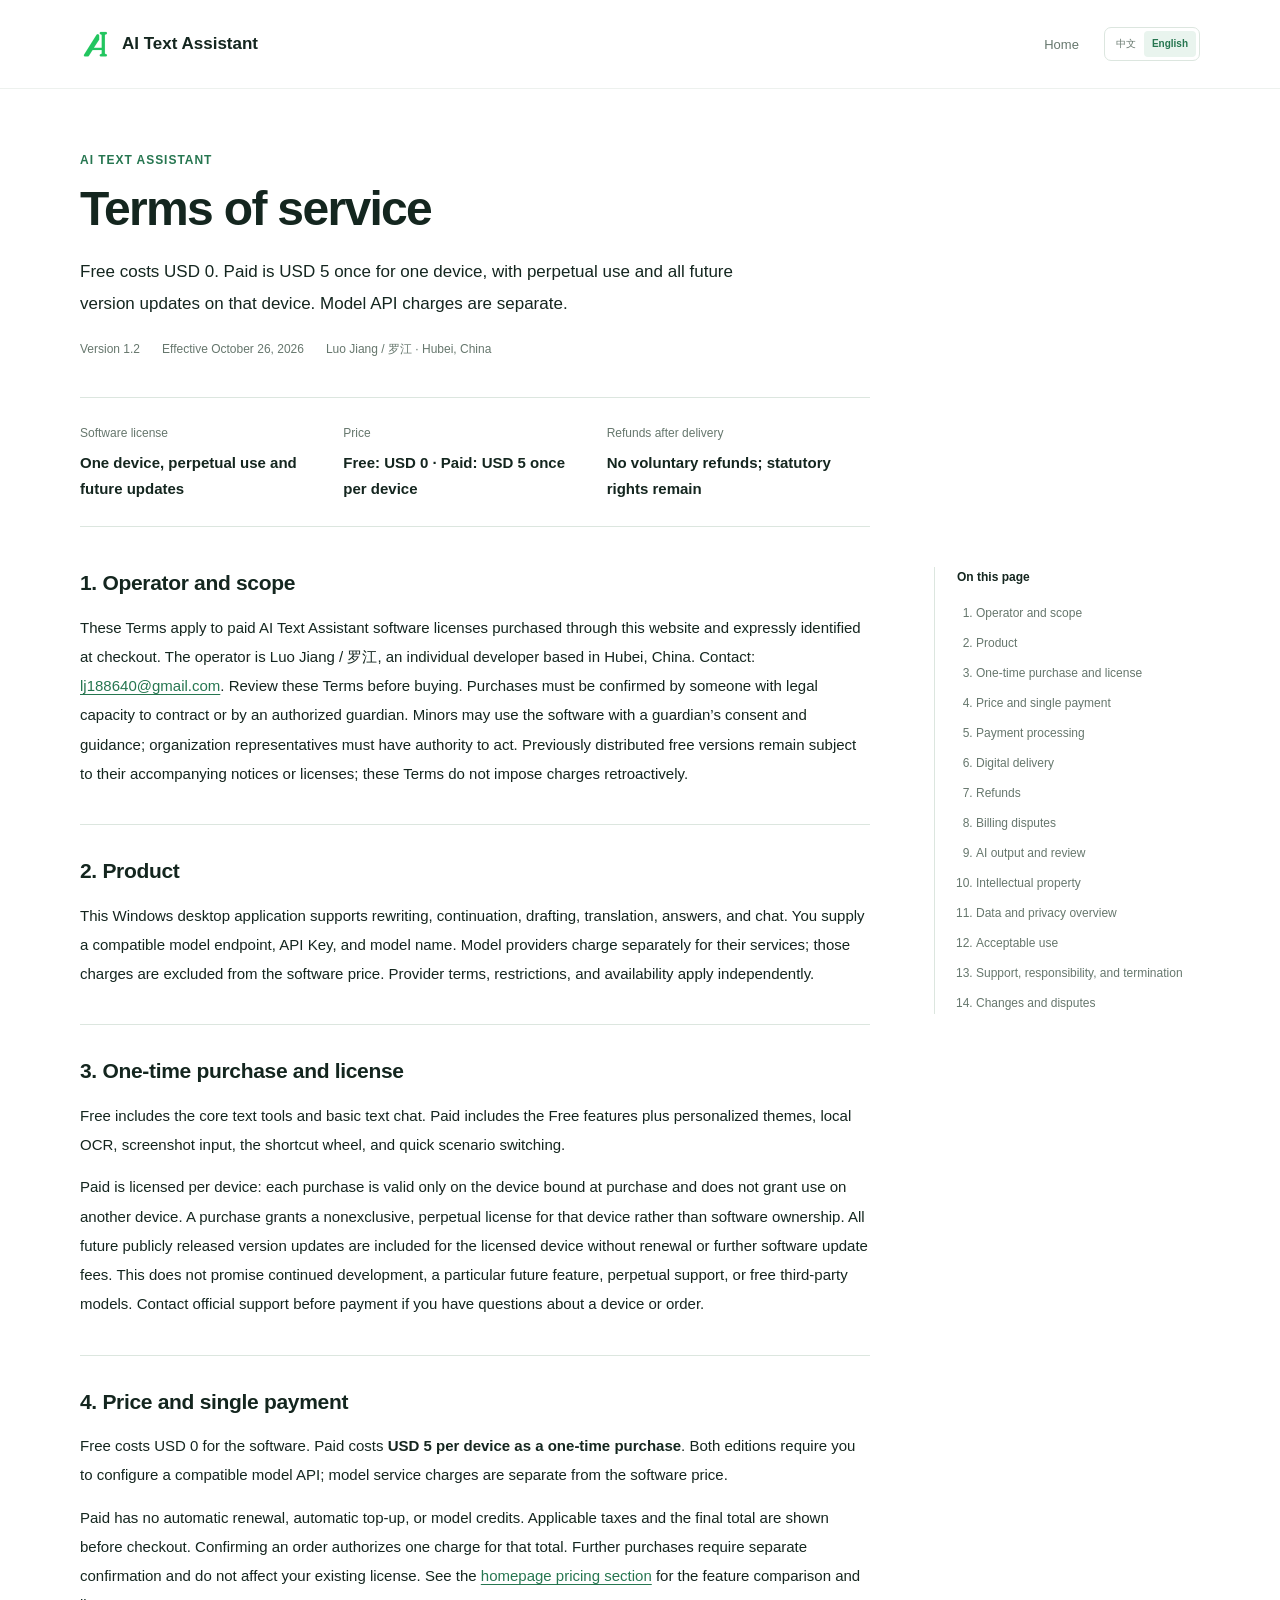
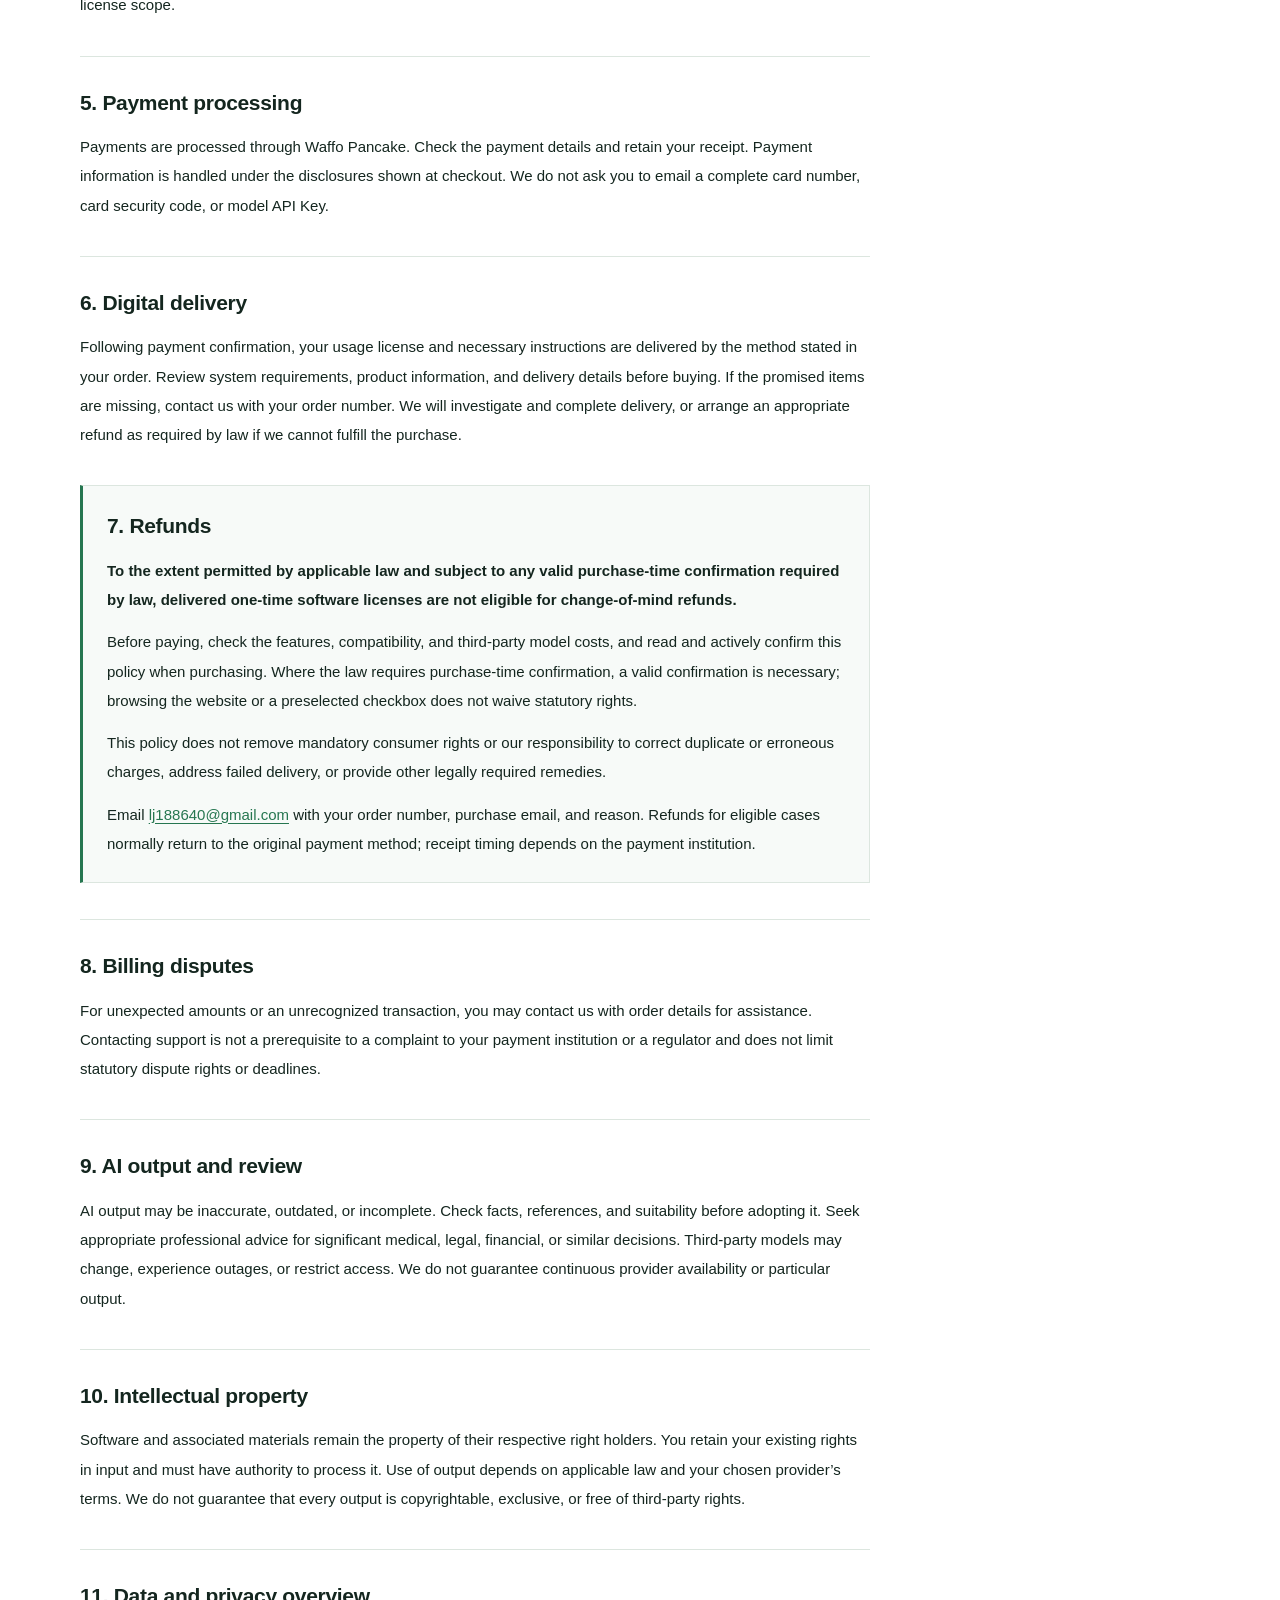
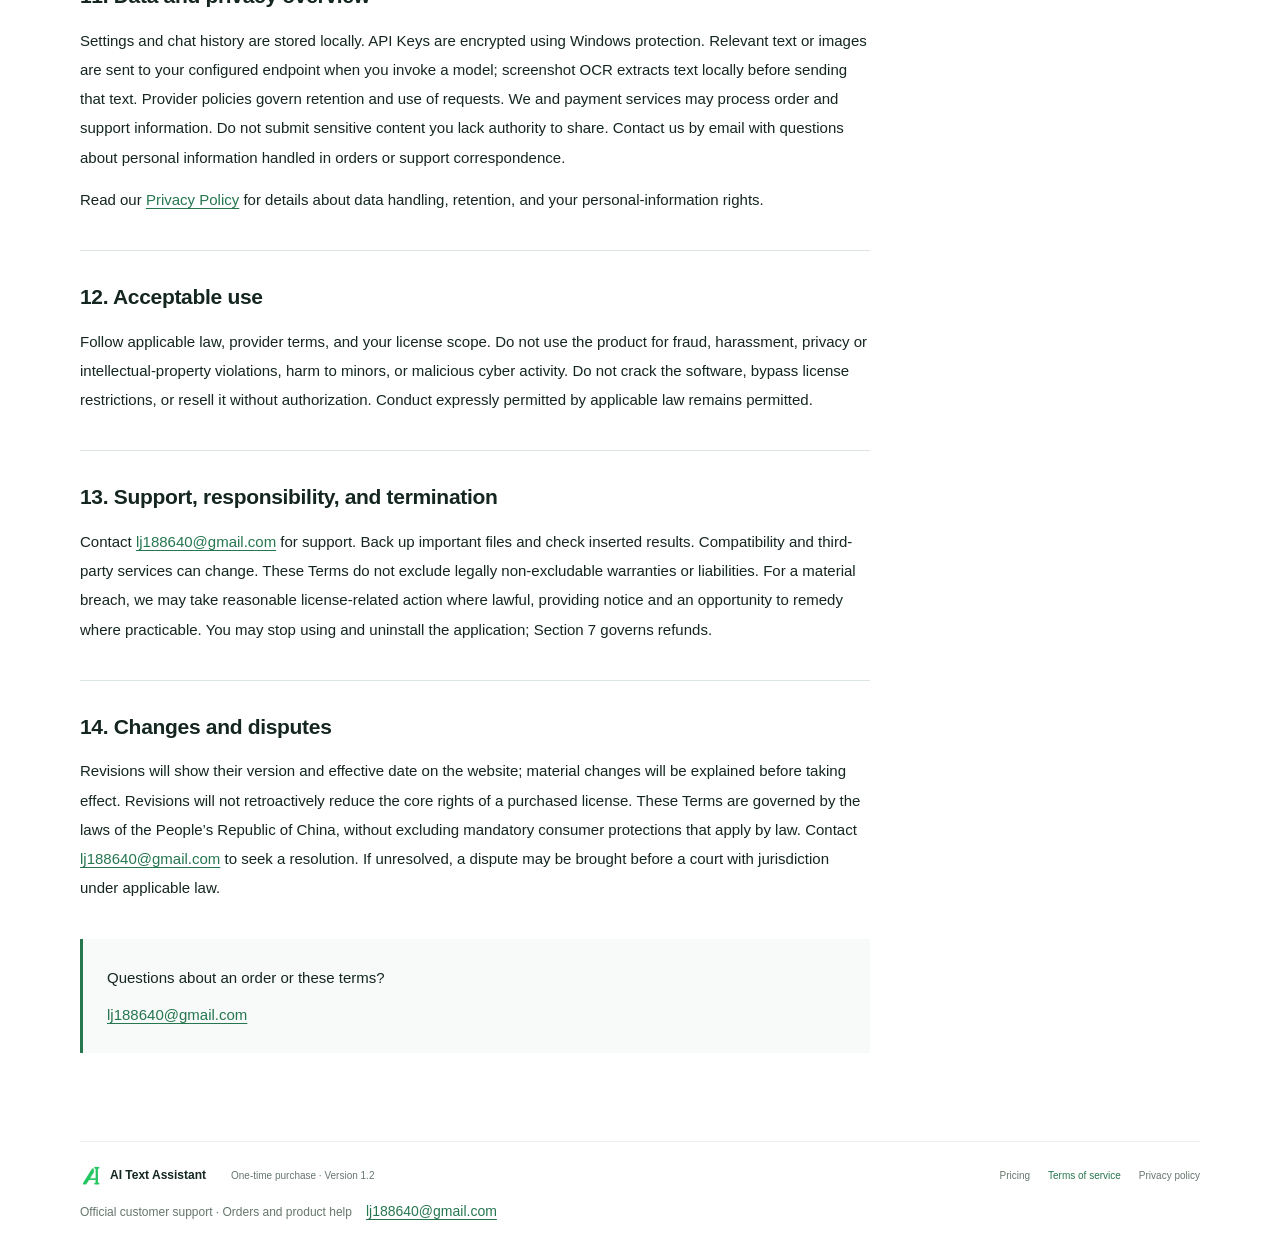
<file: page/terms/index.html>
<!doctype html>
<html lang="en">
  <head>
    <meta charset="UTF-8" />
    <meta name="viewport" content="width=device-width, initial-scale=1" />
    <meta name="theme-color" content="#267650" />
    <meta
      name="description"
      content="AI Text Assistant Free and USD 5 one-time Paid license for one device: included features, all future updates, separate model API charges, and refund policy."
    />
    <title>Terms of service · AI Text Assistant</title>
    <link rel="canonical" href="https://fasterate.github.io/terms/" />
    <link
      rel="alternate"
      hreflang="en"
      href="https://fasterate.github.io/terms/"
    />
    <link
      rel="alternate"
      hreflang="zh-CN"
      href="https://fasterate.github.io/zh/terms/"
    />
    <link
      rel="alternate"
      hreflang="x-default"
      href="https://fasterate.github.io/terms/"
    />
    <link rel="icon" href="../assets/icon.png" type="image/png" />
    <link rel="stylesheet" href="../style.css" />
    <link rel="stylesheet" href="../legal.css" />
  </head>
  <body>
    <a class="skip-link" href="#main">Skip to terms</a>
    <header class="site-header">
      <nav class="navigation container" aria-label="Main navigation">
        <a class="brand" href="../"
          ><img src="../assets/icon.png" alt="" width="32" height="32" /><span
            >AI Text Assistant</span
          ></a
        >
        <div class="navigation-actions">
          <a class="legal-home-link" href="../">Home</a>
          <nav class="language-switch" aria-label="Page language">
            <a href="../zh/terms/" lang="zh-CN" hreflang="zh-CN">中文</a
            ><a href="./" lang="en" hreflang="en" aria-current="page"
              >English</a
            >
          </nav>
        </div>
      </nav>
    </header>
    <main id="main" class="legal-main container">
      <header class="legal-intro">
        <p class="legal-kicker">AI TEXT ASSISTANT</p>
        <h1>Terms of service</h1>
        <p class="legal-lead">
          Free costs USD 0. Paid is USD 5 once for one device, with perpetual
          use and all future version updates on that device. Model API charges
          are separate.
        </p>
        <div class="legal-meta">
          <span>Version 1.2</span><span>Effective October 26, 2026</span
          ><span>Luo Jiang / 罗江 · Hubei, China</span>
        </div>
      </header>
      <dl class="legal-summary">
        <div>
          <dt>Software license</dt>
          <dd>
            <a href="#license">One device, perpetual use and future updates</a>
          </dd>
        </div>
        <div>
          <dt>Price</dt>
          <dd>
            <a href="#billing">Free: USD 0 · Paid: USD 5 once per device</a>
          </dd>
        </div>
        <div>
          <dt>Refunds after delivery</dt>
          <dd>
            <a href="#refunds">No voluntary refunds; statutory rights remain</a>
          </dd>
        </div>
      </dl>
      <div class="legal-layout">
        <nav class="legal-toc" aria-label="On this page">
          <p>On this page</p>
          <ol>
            <li><a href="#scope">Operator and scope</a></li>
            <li><a href="#product">Product</a></li>
            <li><a href="#license">One-time purchase and license</a></li>
            <li><a href="#billing">Price and single payment</a></li>
            <li><a href="#payments">Payment processing</a></li>
            <li><a href="#delivery">Digital delivery</a></li>
            <li><a href="#refunds">Refunds</a></li>
            <li><a href="#disputes">Billing disputes</a></li>
            <li><a href="#ai-output">AI output and review</a></li>
            <li><a href="#intellectual-property">Intellectual property</a></li>
            <li><a href="#data">Data and privacy overview</a></li>
            <li><a href="#acceptable-use">Acceptable use</a></li>
            <li>
              <a href="#support">Support, responsibility, and termination</a>
            </li>
            <li><a href="#changes">Changes and disputes</a></li>
          </ol>
        </nav>
        <article class="legal-content" aria-label="Terms of service">
          <section id="scope" aria-labelledby="scope-title">
            <h2 id="scope-title">1. Operator and scope</h2>
            <p>
              These Terms apply to paid AI Text Assistant software licenses
              purchased through this website and expressly identified at
              checkout. The operator is Luo Jiang / 罗江, an individual
              developer based in Hubei, China. Contact:
              <a href="mailto:lj188640@gmail.com">lj188640@gmail.com</a>. Review
              these Terms before buying. Purchases must be confirmed by someone
              with legal capacity to contract or by an authorized guardian.
              Minors may use the software with a guardian’s consent and
              guidance; organization representatives must have authority to act.
              Previously distributed free versions remain subject to their
              accompanying notices or licenses; these Terms do not impose
              charges retroactively.
            </p>
          </section>
          <section id="product" aria-labelledby="product-title">
            <h2 id="product-title">2. Product</h2>
            <p>
              This Windows desktop application supports rewriting, continuation,
              drafting, translation, answers, and chat. You supply a compatible
              model endpoint, API Key, and model name. Model providers charge
              separately for their services; those charges are excluded from the
              software price. Provider terms, restrictions, and availability
              apply independently.
            </p>
          </section>
          <section id="license" aria-labelledby="license-title">
            <h2 id="license-title">3. One-time purchase and license</h2>
            <p>
              Free includes the core text tools and basic text chat. Paid
              includes the Free features plus personalized themes, local OCR,
              screenshot input, the shortcut wheel, and quick scenario
              switching.
            </p>
            <p>
              Paid is licensed per device: each purchase is valid only on the
              device bound at purchase and does not grant use on another device.
              A purchase grants a nonexclusive, perpetual license for that
              device rather than software ownership. All future publicly
              released version updates are included for the licensed device
              without renewal or further software update fees. This does not
              promise continued development, a particular future feature,
              perpetual support, or free third-party models. Contact official
              support before payment if you have questions about a device or
              order.
            </p>
          </section>
          <section id="billing" aria-labelledby="billing-title">
            <h2 id="billing-title">4. Price and single payment</h2>
            <p>
              Free costs USD 0 for the software. Paid costs
              <strong>USD 5 per device as a one-time purchase</strong>. Both
              editions require you to configure a compatible model API; model
              service charges are separate from the software price.
            </p>
            <p>
              Paid has no automatic renewal, automatic top-up, or model credits.
              Applicable taxes and the final total are shown before checkout.
              Confirming an order authorizes one charge for that total. Further
              purchases require separate confirmation and do not affect your
              existing license. See the
              <a href="../#pricing">homepage pricing section</a> for the feature
              comparison and license scope.
            </p>
          </section>
          <section id="payments" aria-labelledby="payments-title">
            <h2 id="payments-title">5. Payment processing</h2>
            <p>
              Payments are processed through Waffo Pancake. Check the payment
              details and retain your receipt. Payment information is handled
              under the disclosures shown at checkout. We do not ask you to
              email a complete card number, card security code, or model API
              Key.
            </p>
          </section>
          <section id="delivery" aria-labelledby="delivery-title">
            <h2 id="delivery-title">6. Digital delivery</h2>
            <p>
              Following payment confirmation, your usage license and necessary
              instructions are delivered by the method stated in your order.
              Review system requirements, product information, and delivery
              details before buying. If the promised items are missing, contact
              us with your order number. We will investigate and complete
              delivery, or arrange an appropriate refund as required by law if
              we cannot fulfill the purchase.
            </p>
          </section>
          <section id="refunds" aria-labelledby="refunds-title">
            <h2 id="refunds-title">7. Refunds</h2>
            <p>
              <strong
                >To the extent permitted by applicable law and subject to any
                valid purchase-time confirmation required by law, delivered
                one-time software licenses are not eligible for change-of-mind
                refunds.</strong
              >
            </p>
            <p>
              Before paying, check the features, compatibility, and third-party
              model costs, and read and actively confirm this policy when
              purchasing. Where the law requires purchase-time confirmation, a
              valid confirmation is necessary; browsing the website or a
              preselected checkbox does not waive statutory rights.
            </p>
            <p>
              This policy does not remove mandatory consumer rights or our
              responsibility to correct duplicate or erroneous charges, address
              failed delivery, or provide other legally required remedies.
            </p>
            <p>
              Email
              <a href="mailto:lj188640@gmail.com">lj188640@gmail.com</a> with
              your order number, purchase email, and reason. Refunds for
              eligible cases normally return to the original payment method;
              receipt timing depends on the payment institution.
            </p>
          </section>
          <section id="disputes" aria-labelledby="disputes-title">
            <h2 id="disputes-title">8. Billing disputes</h2>
            <p>
              For unexpected amounts or an unrecognized transaction, you may
              contact us with order details for assistance. Contacting support
              is not a prerequisite to a complaint to your payment institution
              or a regulator and does not limit statutory dispute rights or
              deadlines.
            </p>
          </section>
          <section id="ai-output" aria-labelledby="ai-output-title">
            <h2 id="ai-output-title">9. AI output and review</h2>
            <p>
              AI output may be inaccurate, outdated, or incomplete. Check facts,
              references, and suitability before adopting it. Seek appropriate
              professional advice for significant medical, legal, financial, or
              similar decisions. Third-party models may change, experience
              outages, or restrict access. We do not guarantee continuous
              provider availability or particular output.
            </p>
          </section>
          <section
            id="intellectual-property"
            aria-labelledby="intellectual-property-title"
          >
            <h2 id="intellectual-property-title">10. Intellectual property</h2>
            <p>
              Software and associated materials remain the property of their
              respective right holders. You retain your existing rights in input
              and must have authority to process it. Use of output depends on
              applicable law and your chosen provider’s terms. We do not
              guarantee that every output is copyrightable, exclusive, or free
              of third-party rights.
            </p>
          </section>
          <section id="data" aria-labelledby="data-title">
            <h2 id="data-title">11. Data and privacy overview</h2>
            <p>
              Settings and chat history are stored locally. API Keys are
              encrypted using Windows protection. Relevant text or images are
              sent to your configured endpoint when you invoke a model;
              screenshot OCR extracts text locally before sending that text.
              Provider policies govern retention and use of requests. We and
              payment services may process order and support information. Do not
              submit sensitive content you lack authority to share. Contact us
              by email with questions about personal information handled in
              orders or support correspondence.
            </p>
            <p>
              Read our <a href="../privacy/">Privacy Policy</a> for details
              about data handling, retention, and your personal-information
              rights.
            </p>
          </section>
          <section id="acceptable-use" aria-labelledby="acceptable-use-title">
            <h2 id="acceptable-use-title">12. Acceptable use</h2>
            <p>
              Follow applicable law, provider terms, and your license scope. Do
              not use the product for fraud, harassment, privacy or
              intellectual-property violations, harm to minors, or malicious
              cyber activity. Do not crack the software, bypass license
              restrictions, or resell it without authorization. Conduct
              expressly permitted by applicable law remains permitted.
            </p>
          </section>
          <section id="support" aria-labelledby="support-title">
            <h2 id="support-title">
              13. Support, responsibility, and termination
            </h2>
            <p>
              Contact
              <a href="mailto:lj188640@gmail.com">lj188640@gmail.com</a> for
              support. Back up important files and check inserted results.
              Compatibility and third-party services can change. These Terms do
              not exclude legally non-excludable warranties or liabilities. For
              a material breach, we may take reasonable license-related action
              where lawful, providing notice and an opportunity to remedy where
              practicable. You may stop using and uninstall the application;
              Section 7 governs refunds.
            </p>
          </section>
          <section id="changes" aria-labelledby="changes-title">
            <h2 id="changes-title">14. Changes and disputes</h2>
            <p>
              Revisions will show their version and effective date on the
              website; material changes will be explained before taking effect.
              Revisions will not retroactively reduce the core rights of a
              purchased license. These Terms are governed by the laws of the
              People’s Republic of China, without excluding mandatory consumer
              protections that apply by law. Contact
              <a href="mailto:lj188640@gmail.com">lj188640@gmail.com</a> to seek
              a resolution. If unresolved, a dispute may be brought before a
              court with jurisdiction under applicable law.
            </p>
          </section>
          <div class="legal-contact">
            <p>Questions about an order or these terms?</p>
            <p><a href="mailto:lj188640@gmail.com">lj188640@gmail.com</a></p>
          </div>
        </article>
      </div>
    </main>
    <footer class="site-footer container">
      <a class="brand footer-brand" href="../"
        ><img src="../assets/icon.png" alt="" width="24" height="24" /><span
          >AI Text Assistant</span
        ></a
      >
      <p>One-time purchase · Version 1.2</p>
      <nav class="footer-links" aria-label="Footer navigation">
        <a href="../#pricing">Pricing</a
        ><a href="./" aria-current="page">Terms of service</a
        ><a href="../privacy/">Privacy policy</a>
      </nav>
      <address id="customer-support" class="footer-support">
        <span>Official customer support · Orders and product help</span
        ><a href="mailto:lj188640@gmail.com">lj188640@gmail.com</a>
      </address>
    </footer>
  </body>
</html>
</file>
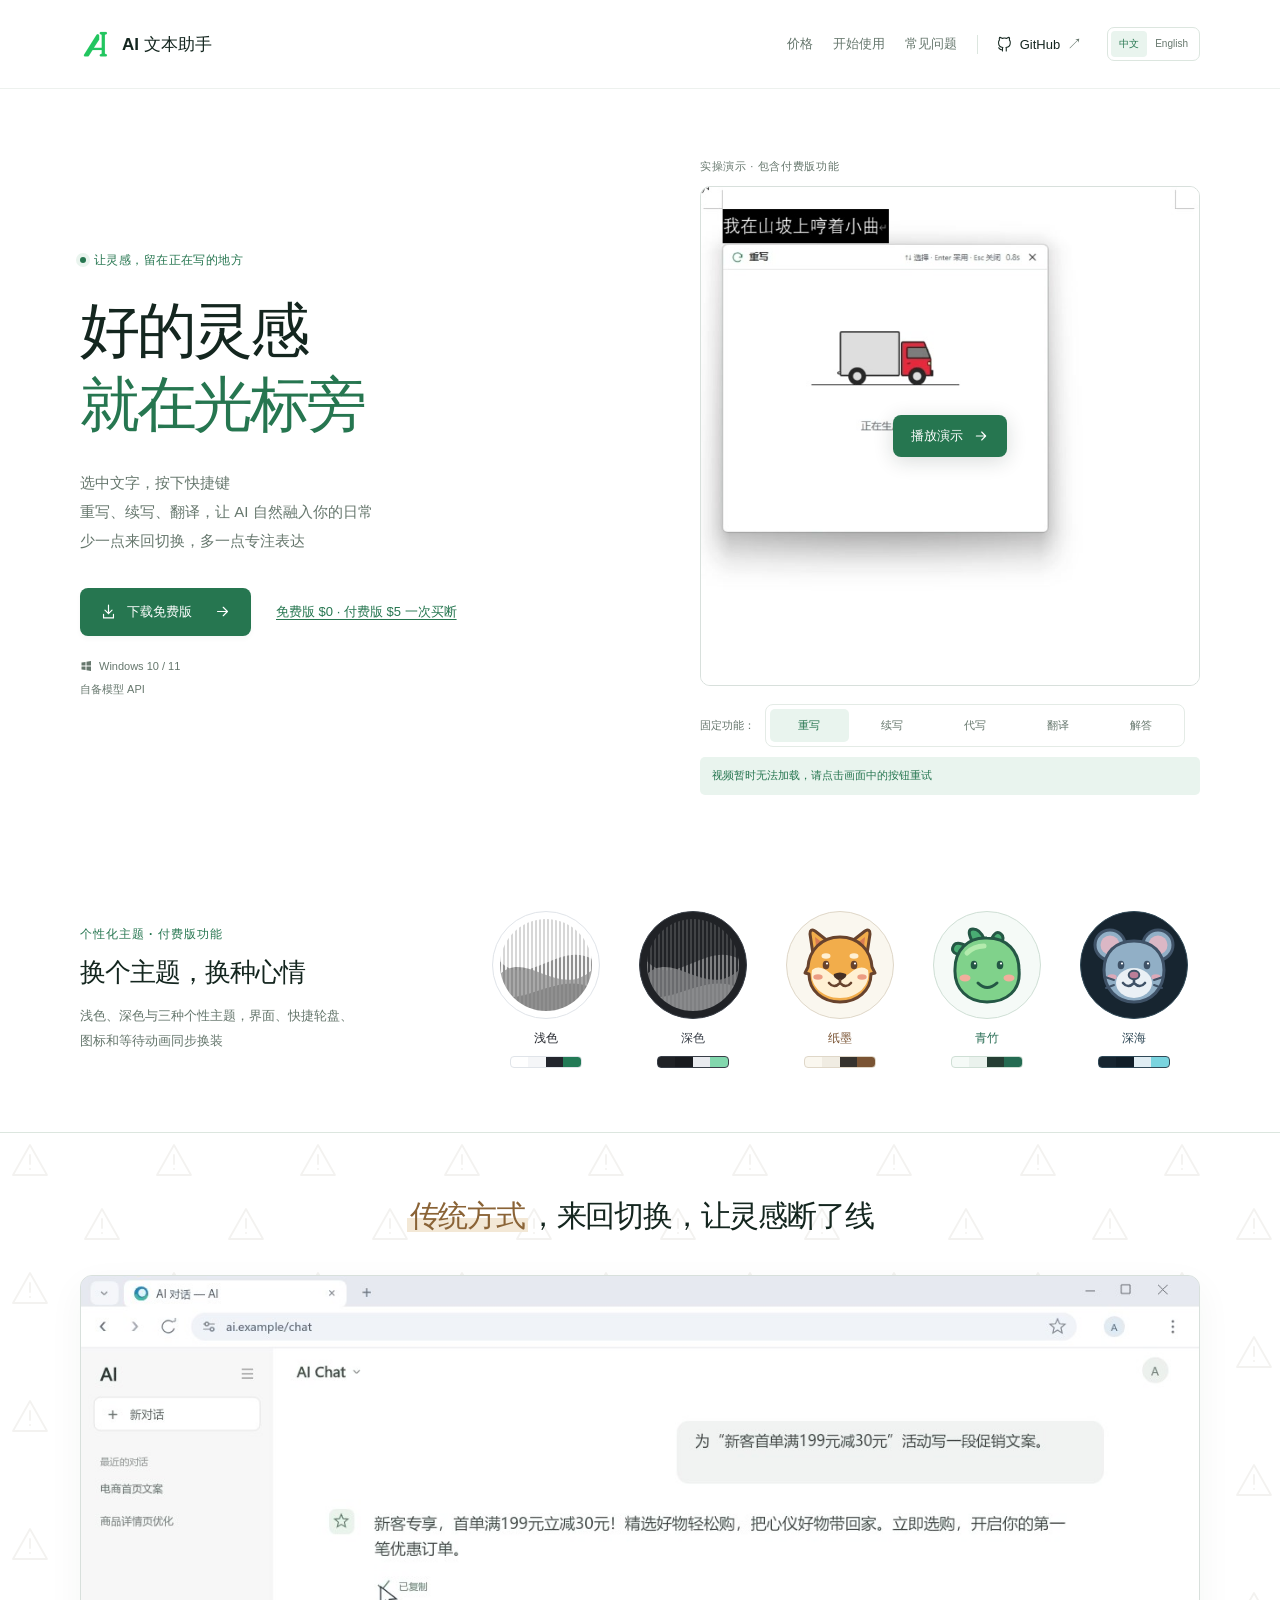
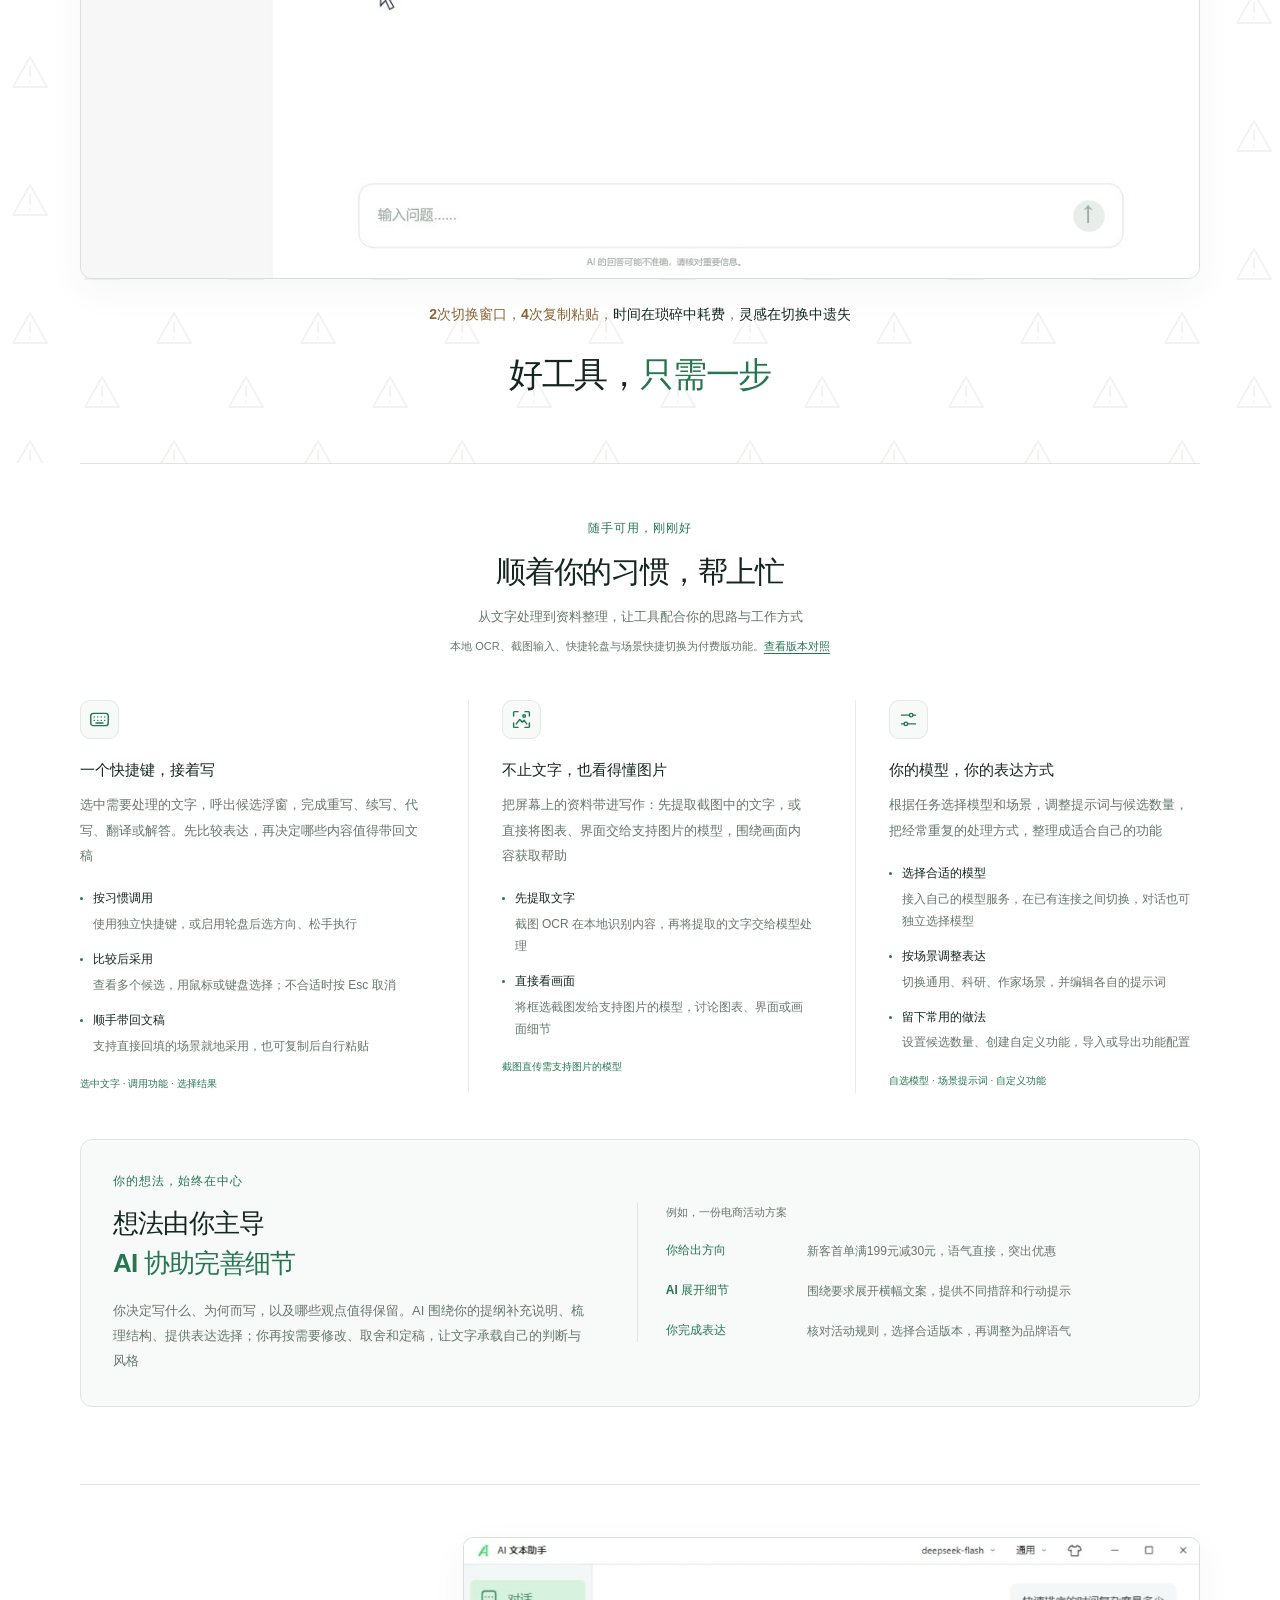
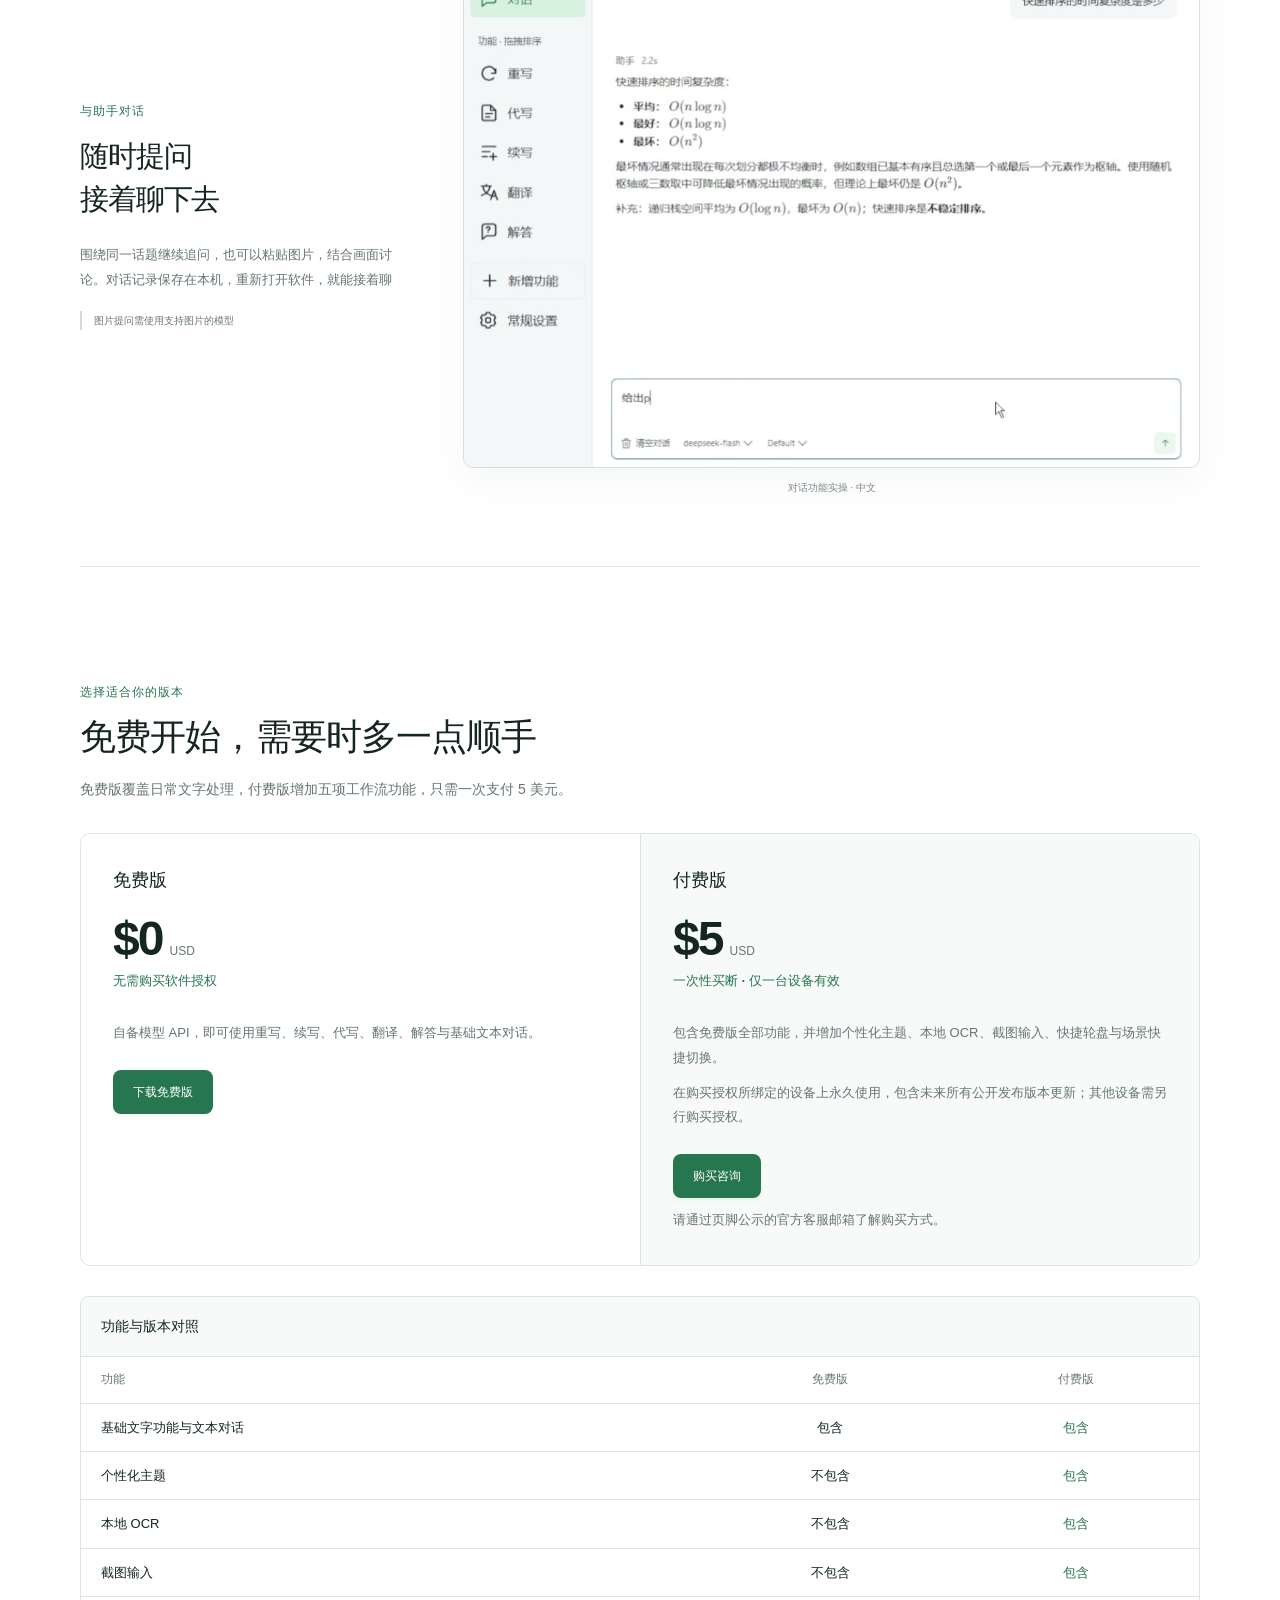
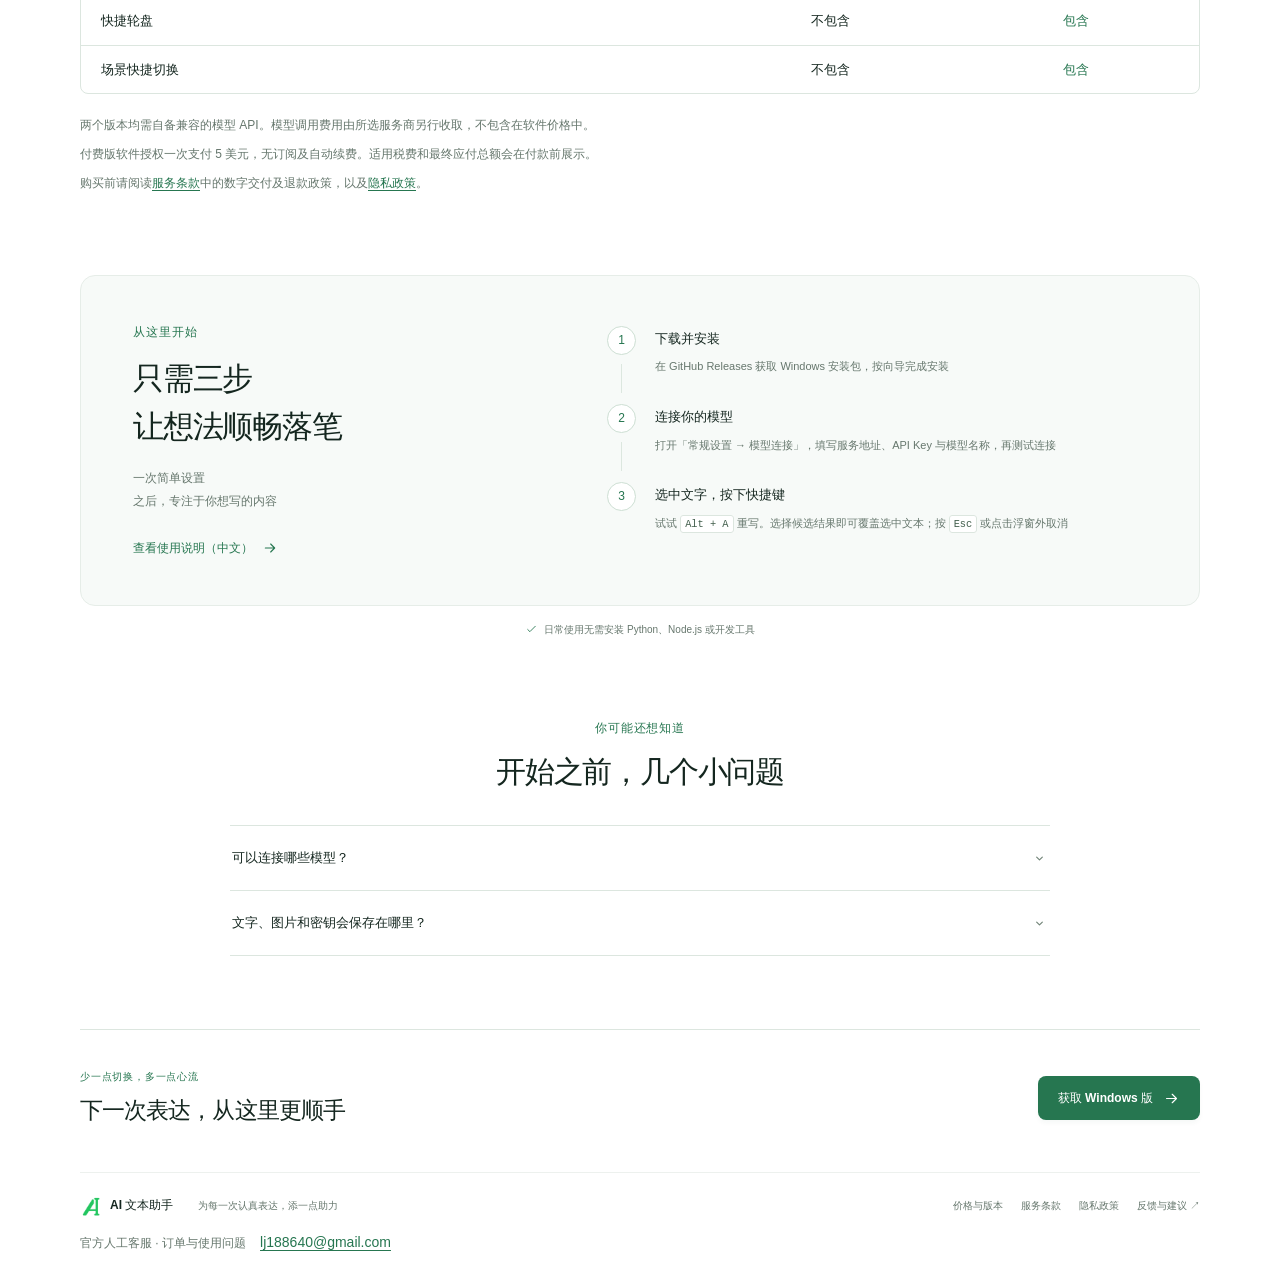
<file: page/zh/index.html>
<!doctype html>
<html lang="zh-CN">
  <head>
    <meta charset="UTF-8" />
    <meta name="waffo-verify" content="1e7914dc972f25be17ea8c6677419135" />
    <meta name="viewport" content="width=device-width, initial-scale=1" />
    <meta name="theme-color" content="#267650" />
    <meta
      name="description"
      content="Windows AI 文本助手。选中文字，用快捷键重写、续写、代写、翻译或解答。观看中文实操视频，了解截图 OCR、图片对话和自选模型"
    />
    <meta property="og:type" content="website" />
    <meta property="og:locale" content="zh_CN" />
    <meta property="og:title" content="AI 文本助手 · 让表达更顺手" />
    <meta
      property="og:description"
      content="Windows AI 文本助手。选中文字，用快捷键重写、续写、代写、翻译或解答。观看中文实操视频，了解截图 OCR、图片对话和自选模型"
    />
    <meta property="og:url" content="https://fasterate.github.io/zh/" />
    <title>AI 文本助手 · 让表达更顺手</title>
    <link rel="canonical" href="https://fasterate.github.io/zh/" />
    <link
      rel="alternate"
      hreflang="zh-CN"
      href="https://fasterate.github.io/zh/"
    />
    <link rel="alternate" hreflang="en" href="https://fasterate.github.io/" />
    <link
      rel="alternate"
      hreflang="x-default"
      href="https://fasterate.github.io/"
    />
    <link rel="icon" href="../assets/icon.png" type="image/png" />
    <link rel="stylesheet" href="../style.css" />
    <script src="../script.js?v=2" defer></script>
    <link rel="stylesheet" href="../workflow.css" />
    <link rel="stylesheet" href="../pricing.css" />
    <script src="../workflow.js" defer></script>
  </head>
  <body>
    <svg
      class="icon-definitions"
      xmlns="http://www.w3.org/2000/svg"
      aria-hidden="true"
    >
      <symbol id="icon-arrow" viewBox="0 0 24 24">
        <path d="M5 12h14m-6-6 6 6-6 6" />
      </symbol>
      <symbol id="icon-download" viewBox="0 0 24 24">
        <path d="M12 3v12m-5-5 5 5 5-5M5 16v5h14v-5" />
      </symbol>
      <symbol id="icon-github" viewBox="0 0 24 24">
        <path
          d="M9 19c-4.3 1.3-4.3-2.2-6-2.7m12 5v-3.4c0-1 .1-1.4-.5-2 3.3-.4 6.8-1.6 6.8-7.4A5.8 5.8 0 0 0 19.8 4c.2-.4.7-2-.1-4 0 0-1.2-.4-4 1.5a14 14 0 0 0-7.2 0C5.7-.4 4.5 0 4.5 0c-.8 2-.3 3.6-.1 4a5.8 5.8 0 0 0-1.5 4.5c0 5.8 3.5 7 6.8 7.4-.5.5-.7 1.1-.7 2v3.4"
          transform="translate(1 2) scale(.9)"
        />
      </symbol>
      <symbol id="icon-keyboard" viewBox="0 0 24 24">
        <rect x="2" y="5" width="20" height="14" rx="3" />
        <path
          d="M6 9h.01M10 9h.01M14 9h.01M18 9h.01M6 13h.01M10 13h.01M14 13h.01M18 13h.01M8 16h8"
        />
      </symbol>
      <symbol id="icon-image" viewBox="0 0 24 24">
        <path
          d="M8 3H4a1 1 0 0 0-1 1v4m13-5h4a1 1 0 0 1 1 1v4M3 16v4a1 1 0 0 0 1 1h4m8 0h4a1 1 0 0 0 1-1v-4"
        />
        <path d="m6 17 4-5 3 3 2-2 3 4" />
        <circle cx="15" cy="8" r="1.5" />
      </symbol>
      <symbol id="icon-sliders" viewBox="0 0 24 24">
        <path d="M4 7h9m4 0h3M4 17h3m4 0h9" />
        <circle cx="15" cy="7" r="2" />
        <circle cx="9" cy="17" r="2" />
      </symbol>
      <symbol id="icon-check" viewBox="0 0 24 24">
        <path d="m5 12 4 4L19 6" />
      </symbol>
      <symbol id="icon-chevron" viewBox="0 0 24 24">
        <path d="m8 10 4 4 4-4" />
      </symbol>
      <symbol id="icon-windows" viewBox="0 0 24 24">
        <path
          d="m3 5 8-1v7H3zm10-1.3L22 2v9h-9zM3 13h8v7l-8-1zm10 0h9v9l-9-1.7z"
          fill="currentColor"
          stroke="none"
        />
      </symbol>
    </svg>
    <a class="skip-link" href="#main">跳到正文</a>
    <header class="site-header">
      <nav class="navigation container" aria-label="主导航">
        <a class="brand" href="./" aria-label="AI 文本助手首页"
          ><img src="../assets/icon.png" alt="" width="32" height="32" /><span
            >AI 文本助手</span
          ></a
        >
        <div class="navigation-actions">
          <div class="nav-links">
            <a href="#pricing">价格</a><a href="#getting-started">开始使用</a
            ><a href="#faq">常见问题</a
            ><a
              class="github-link"
              href="https://github.com/0x140ED8/intelligent-writing-free"
              target="_blank"
              rel="noopener noreferrer"
              ><svg class="icon" aria-hidden="true">
                <use href="#icon-github" /></svg
              ><span>GitHub</span><span aria-hidden="true">↗</span></a
            >
          </div>
          <a class="pricing-mobile-link" href="#pricing">价格</a>
          <nav class="language-switch" aria-label="页面语言">
            <a href="../zh/" lang="zh-CN" hreflang="zh-CN" aria-current="page"
              >中文</a
            ><a href="../" lang="en" hreflang="en">English</a>
          </nav>
        </div>
      </nav>
    </header>
    <main id="main">
      <section class="hero container" aria-labelledby="hero-title">
        <div class="hero-copy">
          <p class="eyebrow">
            <span class="status-dot" aria-hidden="true"></span
            >让灵感，留在正在写的地方
          </p>
          <h1 id="hero-title">好的灵感<br /><span>就在光标旁</span></h1>
          <p class="hero-description">
            选中文字，按下快捷键<br />重写、续写、翻译，让 AI
            自然融入你的日常<br
              class="desktop-break"
            />少一点来回切换，多一点专注表达
          </p>
          <div class="hero-actions">
            <a
              class="button button-primary"
              href="https://github.com/0x140ED8/intelligent-writing-free/releases"
              target="_blank"
              rel="noopener noreferrer"
              ><svg class="icon" aria-hidden="true">
                <use href="#icon-download" /></svg
              >下载免费版<svg class="icon button-arrow" aria-hidden="true">
                <use href="#icon-arrow" /></svg
            ></a>
            <a class="pricing-hero-link" href="#pricing"
              >免费版 $0 · 付费版 $5 一次买断</a
            >
          </div>
          <p class="platform-note">
            <svg class="icon" aria-hidden="true">
              <use href="#icon-windows" /></svg
            >Windows 10 / 11
          </p>
          <p class="model-note">自备模型 API</p>
        </div>
        <figure class="demo video-demo" aria-labelledby="demo-label">
          <figcaption class="demo-label" id="demo-label">
            实操演示 · 包含付费版功能
          </figcaption>
          <div class="video-screen">
            <video
              id="demo-video"
              class="demo-video"
              width="720"
              height="720"
              src="../assets/videos/zh/rewrite.mp4?v=2c9757256144"
              poster="../assets/videos/zh/rewrite.jpg?v=2c9757256144"
              data-video-base="../assets/videos/zh/"
              data-video-version="2c9757256144"
              autoplay
              loop
              muted
              playsinline
              preload="auto"
              disablepictureinpicture
              disableremoteplayback
              aria-label="重写功能中文实操视频"
            >
              <p>
                <a href="../assets/videos/zh/rewrite.mp4?v=2c9757256144"
                  >浏览器无法播放视频时，可直接打开视频文件</a
                >
              </p></video
            ><button
              class="video-play-fallback"
              id="video-play"
              type="button"
              hidden
            >
              播放演示
              <svg class="icon" aria-hidden="true">
                <use href="#icon-arrow" />
              </svg>
            </button>
          </div>
          <div class="demo-functions">
            <span class="demo-functions-label" id="fixed-functions-label"
              >固定功能：</span
            >
            <div
              class="demo-switcher"
              role="group"
              aria-labelledby="fixed-functions-label"
            >
              <button
                type="button"
                class="demo-tab is-active"
                data-demo="rewrite"
                aria-pressed="true"
                disabled
              >
                重写</button
              ><button
                type="button"
                class="demo-tab"
                data-demo="continue"
                aria-pressed="false"
                disabled
              >
                续写</button
              ><button
                type="button"
                class="demo-tab"
                data-demo="write"
                aria-pressed="false"
                disabled
              >
                代写</button
              ><button
                type="button"
                class="demo-tab"
                data-demo="translate"
                aria-pressed="false"
                disabled
              >
                翻译</button
              ><button
                type="button"
                class="demo-tab"
                data-demo="answer"
                aria-pressed="false"
                disabled
              >
                解答
              </button>
            </div>
          </div>
          <p class="video-status" id="video-status" role="status" hidden></p>
          <noscript
            ><p class="noscript-note">
              其他功能视频：
              <a href="../assets/videos/zh/rewrite.mp4?v=2c9757256144">重写</a>
              ·
              <a href="../assets/videos/zh/continue.mp4?v=2c9757256144">续写</a>
              ·
              <a href="../assets/videos/zh/write.mp4?v=2c9757256144">代写</a> ·
              <a href="../assets/videos/zh/translate.mp4?v=2c9757256144"
                >翻译</a
              >
              ·
              <a href="../assets/videos/zh/answer.mp4?v=2c9757256144">解答</a>
            </p></noscript
          >
        </figure>
      </section>
      <section
        class="themes-section container"
        id="themes"
        aria-labelledby="themes-title"
      >
        <div class="themes-copy">
          <p class="section-label">个性化主题 · 付费版功能</p>
          <h2 id="themes-title">换个主题，换种心情</h2>
          <p class="themes-description">
            浅色、深色与三种个性主题，界面、快捷轮盘、图标和等待动画同步换装
          </p>
        </div>
        <div
          class="theme-gallery"
          role="group"
          aria-label="浅色、深色、纸墨、青竹和深海主题"
        >
          <figure class="theme-preview theme-light">
            <div class="theme-avatar theme-avatar--wave">
              <img
                src="../assets/themes/wheel-wave.svg"
                width="96"
                height="96"
                alt="浅色主题的波浪图案"
                loading="lazy"
                decoding="async"
              />
            </div>
            <figcaption>
              浅色<span
                class="theme-swatches"
                role="img"
                aria-label="浅色主题配色"
              ></span>
            </figcaption>
          </figure>
          <figure class="theme-preview theme-dark">
            <div class="theme-avatar theme-avatar--wave">
              <img
                src="../assets/themes/wheel-wave.svg"
                width="96"
                height="96"
                alt="深色主题的波浪图案"
                loading="lazy"
                decoding="async"
              />
            </div>
            <figcaption>
              深色<span
                class="theme-swatches"
                role="img"
                aria-label="深色主题配色"
              ></span>
            </figcaption>
          </figure>
          <figure class="theme-preview theme-paper">
            <div class="theme-avatar">
              <img
                src="../assets/themes/paper-shiba.svg"
                width="96"
                height="96"
                alt="纸墨主题的柴犬轮盘头像"
                loading="lazy"
                decoding="async"
              />
            </div>
            <figcaption>
              纸墨<span
                class="theme-swatches"
                role="img"
                aria-label="纸墨主题配色"
              ></span>
            </figcaption>
          </figure>
          <figure class="theme-preview theme-bamboo">
            <div class="theme-avatar">
              <img
                src="../assets/themes/bamboo-dino.svg"
                width="96"
                height="96"
                alt="青竹主题的恐龙轮盘头像"
                loading="lazy"
                decoding="async"
              />
            </div>
            <figcaption>
              青竹<span
                class="theme-swatches"
                role="img"
                aria-label="青竹主题配色"
              ></span>
            </figcaption>
          </figure>
          <figure class="theme-preview theme-ocean">
            <div class="theme-avatar">
              <img
                src="../assets/themes/ocean-mouse.svg"
                width="96"
                height="96"
                alt="深海主题的小鼠轮盘头像"
                loading="lazy"
                decoding="async"
              />
            </div>
            <figcaption>
              深海<span
                class="theme-swatches"
                role="img"
                aria-label="深海主题配色"
              ></span>
            </figcaption>
          </figure>
        </div>
      </section>
      <section
        class="workflow-section"
        id="traditional-workflow"
        aria-labelledby="workflow-title"
      >
        <div class="container">
          <div class="section-heading workflow-heading">
            <h2 id="workflow-title">
              <span class="workflow-method">传统方式</span
              >，来回切换，让灵感断了线
            </h2>
          </div>
          <figure class="workflow-figure" aria-labelledby="workflow-caption">
            <div class="workflow-film">
              <video
                class="workflow-recording"
                id="workflow-animation"
                width="1280"
                height="690"
                src="../assets/animations/manual-workflow-zh.mp4?v=3"
                poster="../assets/animations/manual-workflow-zh.jpg?v=3"
                autoplay
                loop
                muted
                playsinline
                preload="auto"
                disablepictureinpicture
                disableremoteplayback
                aria-label="自动循环的电商项目操作动画，模拟复制新客优惠活动的文案需求、Alt+Tab 切换、询问 AI、复制促销文案和回填方案文档"
                aria-describedby="workflow-caption"
              >
                浏览器无法播放动画
              </video>
            </div>
            <figcaption id="workflow-caption">
              <strong class="workflow-count">2次切换窗口，4次复制粘贴</strong
              >，<strong class="workflow-loss">时间在琐碎中耗费</strong
              >，<strong class="workflow-loss">灵感在切换中遗失</strong>
            </figcaption>
          </figure>
          <p class="workflow-takeaway">
            <strong
              >好工具，<span class="workflow-one-step">只需一步</span></strong
            >
          </p>
        </div>
      </section>
      <section
        class="features container"
        id="features"
        aria-labelledby="features-title"
      >
        <div class="section-heading">
          <p class="section-label">随手可用，刚刚好</p>
          <h2 id="features-title">顺着你的习惯，帮上忙</h2>
          <p>从文字处理到资料整理，让工具配合你的思路与工作方式</p>
          <p class="paid-feature-note">
            本地 OCR、截图输入、快捷轮盘与场景快捷切换为付费版功能。<a
              href="#pricing"
              >查看版本对照</a
            >
          </p>
        </div>
        <div class="feature-grid">
          <article class="feature">
            <span class="feature-icon"
              ><svg class="icon" aria-hidden="true">
                <use href="#icon-keyboard" /></svg
            ></span>
            <h3>一个快捷键，接着写</h3>
            <p>
              选中需要处理的文字，呼出候选浮窗，完成重写、续写、代写、翻译或解答。先比较表达，再决定哪些内容值得带回文稿
            </p>
            <ul class="feature-points">
              <li>
                <strong>按习惯调用</strong
                ><span>使用独立快捷键，或启用轮盘后选方向、松手执行</span>
              </li>
              <li>
                <strong>比较后采用</strong
                ><span
                  >查看多个候选，用鼠标或键盘选择；不合适时按 Esc 取消</span
                >
              </li>
              <li>
                <strong>顺手带回文稿</strong
                ><span>支持直接回填的场景就地采用，也可复制后自行粘贴</span>
              </li>
            </ul>
            <span class="feature-detail">选中文字 · 调用功能 · 选择结果</span>
          </article>
          <article class="feature">
            <span class="feature-icon"
              ><svg class="icon" aria-hidden="true">
                <use href="#icon-image" /></svg
            ></span>
            <h3>不止文字，也看得懂图片</h3>
            <p>
              把屏幕上的资料带进写作：先提取截图中的文字，或直接将图表、界面交给支持图片的模型，围绕画面内容获取帮助
            </p>
            <ul class="feature-points">
              <li>
                <strong>先提取文字</strong
                ><span
                  >截图 OCR 在本地识别内容，再将提取的文字交给模型处理</span
                >
              </li>
              <li>
                <strong>直接看画面</strong
                ><span
                  >将框选截图发给支持图片的模型，讨论图表、界面或画面细节</span
                >
              </li>
            </ul>
            <span class="feature-detail">截图直传需支持图片的模型</span>
          </article>
          <article class="feature">
            <span class="feature-icon"
              ><svg class="icon" aria-hidden="true">
                <use href="#icon-sliders" /></svg
            ></span>
            <h3>你的模型，你的表达方式</h3>
            <p>
              根据任务选择模型和场景，调整提示词与候选数量，把经常重复的处理方式，整理成适合自己的功能
            </p>
            <ul class="feature-points">
              <li>
                <strong>选择合适的模型</strong
                ><span
                  >接入自己的模型服务，在已有连接之间切换，对话也可独立选择模型</span
                >
              </li>
              <li>
                <strong>按场景调整表达</strong
                ><span>切换通用、科研、作家场景，并编辑各自的提示词</span>
              </li>
              <li>
                <strong>留下常用的做法</strong
                ><span>设置候选数量、创建自定义功能，导入或导出功能配置</span>
              </li>
            </ul>
            <span class="feature-detail"
              >自选模型 · 场景提示词 · 自定义功能</span
            >
          </article>
        </div>
        <section class="writing-principle" aria-labelledby="principle-title">
          <div class="principle-copy">
            <p class="section-label">你的想法，始终在中心</p>
            <h3 id="principle-title">
              想法由你主导<br /><span>AI 协助完善细节</span>
            </h3>
            <p>
              你决定写什么、为何而写，以及哪些观点值得保留。AI
              围绕你的提纲补充说明、梳理结构、提供表达选择；你再按需要修改、取舍和定稿，让文字承载自己的判断与风格
            </p>
          </div>
          <div class="principle-example">
            <p class="principle-example-label">例如，一份电商活动方案</p>
            <dl class="principle-flow">
              <div>
                <dt>你给出方向</dt>
                <dd>新客首单满199元减30元，语气直接，突出优惠</dd>
              </div>
              <div>
                <dt>AI 展开细节</dt>
                <dd>围绕要求展开横幅文案，提供不同措辞和行动提示</dd>
              </div>
              <div>
                <dt>你完成表达</dt>
                <dd>核对活动规则，选择合适版本，再调整为品牌语气</dd>
              </div>
            </dl>
          </div>
        </section>
      </section>
      <section
        class="chat-section container"
        id="chat"
        aria-labelledby="chat-title"
      >
        <div class="chat-copy">
          <p class="section-label">与助手对话</p>
          <h2 id="chat-title">随时提问<br />接着聊下去</h2>
          <p class="chat-description">
            围绕同一话题继续追问，也可以粘贴图片，结合画面讨论。对话记录保存在本机，重新打开软件，就能接着聊
          </p>
          <p class="chat-note">图片提问需使用支持图片的模型</p>
        </div>
        <figure class="chat-demo" aria-labelledby="chat-caption">
          <div class="chat-film">
            <video
              class="chat-recording"
              id="chat-video"
              width="996"
              height="718"
              src="../assets/videos/zh/chat.mp4?v=2"
              poster="../assets/videos/zh/chat.jpg?v=2"
              autoplay
              loop
              muted
              playsinline
              preload="metadata"
              disablepictureinpicture
              disableremoteplayback
              aria-label="对话功能中文实操视频：输入问题，发送后查看助手逐步生成的回答"
            >
              你的浏览器暂时无法显示此视频
            </video>
          </div>
          <figcaption id="chat-caption">对话功能实操 · 中文</figcaption>
        </figure>
      </section>
      <section
        class="pricing-section container"
        id="pricing"
        aria-labelledby="pricing-title"
      >
        <div class="pricing-heading">
          <p class="section-label">选择适合你的版本</p>
          <h2 id="pricing-title">免费开始，需要时多一点顺手</h2>
          <p>
            免费版覆盖日常文字处理，付费版增加五项工作流功能，只需一次支付 5
            美元。
          </p>
        </div>
        <div class="pricing-plans">
          <article class="pricing-plan" aria-labelledby="free-plan-title">
            <h3 id="free-plan-title">免费版</h3>
            <p class="plan-price">$0<span>USD</span></p>
            <p class="plan-payment">无需购买软件授权</p>
            <p>
              自备模型 API，即可使用重写、续写、代写、翻译、解答与基础文本对话。
            </p>
            <a
              class="button button-primary"
              href="https://github.com/0x140ED8/intelligent-writing-free/releases"
              target="_blank"
              rel="noopener noreferrer"
              >下载免费版</a
            >
          </article>
          <article
            class="pricing-plan pricing-plan-paid"
            aria-labelledby="paid-plan-title"
          >
            <h3 id="paid-plan-title">付费版</h3>
            <p class="plan-price">$5<span>USD</span></p>
            <p class="plan-payment">一次性买断 · 仅一台设备有效</p>
            <p>
              包含免费版全部功能，并增加个性化主题、本地
              OCR、截图输入、快捷轮盘与场景快捷切换。
            </p>
            <p>
              在购买授权所绑定的设备上永久使用，包含未来所有公开发布版本更新；其他设备需另行购买授权。
            </p>
            <a class="button button-primary" href="#customer-support"
              >购买咨询</a
            >
            <p class="plan-purchase-note">
              请通过页脚公示的官方客服邮箱了解购买方式。
            </p>
          </article>
        </div>
        <div class="pricing-comparison">
          <table>
            <caption>
              功能与版本对照
            </caption>
            <thead>
              <tr>
                <th scope="col">功能</th>
                <th scope="col">免费版</th>
                <th scope="col">付费版</th>
              </tr>
            </thead>
            <tbody>
              <tr>
                <th scope="row">基础文字功能与文本对话</th>
                <td>包含</td>
                <td>包含</td>
              </tr>
              <tr>
                <th scope="row">个性化主题</th>
                <td>不包含</td>
                <td>包含</td>
              </tr>
              <tr>
                <th scope="row">本地 OCR</th>
                <td>不包含</td>
                <td>包含</td>
              </tr>
              <tr>
                <th scope="row">截图输入</th>
                <td>不包含</td>
                <td>包含</td>
              </tr>
              <tr>
                <th scope="row">快捷轮盘</th>
                <td>不包含</td>
                <td>包含</td>
              </tr>
              <tr>
                <th scope="row">场景快捷切换</th>
                <td>不包含</td>
                <td>包含</td>
              </tr>
            </tbody>
          </table>
        </div>
        <div class="pricing-notes">
          <p>
            两个版本均需自备兼容的模型
            API。模型调用费用由所选服务商另行收取，不包含在软件价格中。
          </p>
          <p>
            付费版软件授权一次支付 5
            美元，无订阅及自动续费。适用税费和最终应付总额会在付款前展示。
          </p>
          <p>
            购买前请阅读<a href="./terms/">服务条款</a
            >中的数字交付及退款政策，以及<a href="./privacy/">隐私政策</a>。
          </p>
        </div>
      </section>
      <section
        class="getting-started container"
        id="getting-started"
        aria-labelledby="start-title"
      >
        <div class="start-panel">
          <div class="start-copy">
            <p class="section-label">从这里开始</p>
            <h2 id="start-title">只需三步<br />让想法顺畅落笔</h2>
            <p>一次简单设置<br />之后，专注于你想写的内容</p>
            <a
              class="text-link"
              href="https://github.com/0x140ED8/intelligent-writing-free/blob/main/README.md"
              target="_blank"
              rel="noopener noreferrer"
              >查看使用说明（中文）<svg class="icon" aria-hidden="true">
                <use href="#icon-arrow" /></svg
            ></a>
          </div>
          <ol class="start-steps">
            <li>
              <span class="step-number" aria-hidden="true">1</span>
              <div>
                <h3>下载并安装</h3>
                <p>在 GitHub Releases 获取 Windows 安装包，按向导完成安装</p>
              </div>
            </li>
            <li>
              <span class="step-number" aria-hidden="true">2</span>
              <div>
                <h3>连接你的模型</h3>
                <p>
                  打开「常规设置 → 模型连接」，填写服务地址、API Key
                  与模型名称，再测试连接
                </p>
              </div>
            </li>
            <li>
              <span class="step-number" aria-hidden="true">3</span>
              <div>
                <h3>选中文字，按下快捷键</h3>
                <p>
                  试试 <kbd>Alt + A</kbd> 重写。选择候选结果即可覆盖选中文本；按
                  <kbd>Esc</kbd> 或点击浮窗外取消
                </p>
              </div>
            </li>
          </ol>
        </div>
        <p class="setup-note">
          <svg class="icon" aria-hidden="true"><use href="#icon-check" /></svg
          >日常使用无需安装 Python、Node.js 或开发工具
        </p>
      </section>
      <section class="faq container" id="faq" aria-labelledby="faq-title">
        <div class="section-heading">
          <p class="section-label">你可能还想知道</p>
          <h2 id="faq-title">开始之前，几个小问题</h2>
        </div>
        <div class="faq-list">
          <details>
            <summary>
              可以连接哪些模型？<svg class="icon" aria-hidden="true">
                <use href="#icon-chevron" />
              </svg>
            </summary>
            <div class="faq-answer">
              <p>
                支持 OpenAI Chat Completions、OpenAI Responses、Anthropic
                Messages 和 Google Generative AI
                协议。填写对应的接口地址、密钥和模型名即可配置；图片对话与截图直传需要选择支持图片的模型
              </p>
            </div>
          </details>
          <details>
            <summary>
              文字、图片和密钥会保存在哪里？<svg
                class="icon"
                aria-hidden="true"
              >
                <use href="#icon-chevron" />
              </svg>
            </summary>
            <div class="faq-answer">
              <p>
                设置与对话记录保存在本机，API Key 使用 Windows
                系统保护能力加密。处理内容时，文字或图片会发送到你选择的模型服务；截图
                OCR
                先在本地识别，再发送提取的文字。清空对话会同时删除本机保存的聊天文字和图片
              </p>
            </div>
          </details>
        </div>
      </section>
      <section class="closing container" aria-label="获取 Windows 版">
        <div>
          <p class="section-label">少一点切换，多一点心流</p>
          <h2>下一次表达，从这里更顺手</h2>
        </div>
        <a
          class="button button-primary"
          href="https://github.com/0x140ED8/intelligent-writing-free/releases"
          target="_blank"
          rel="noopener noreferrer"
          >获取 Windows 版<svg class="icon" aria-hidden="true">
            <use href="#icon-arrow" /></svg
        ></a>
      </section>
    </main>
    <footer class="site-footer container">
      <a class="brand footer-brand" href="./"
        ><img src="../assets/icon.png" alt="" width="24" height="24" /><span
          >AI 文本助手</span
        ></a
      >
      <p>为每一次认真表达，添一点助力</p>
      <nav class="footer-links" aria-label="页脚导航">
        <a href="#pricing">价格与版本</a>
        <a href="./terms/">服务条款</a>
        <a href="./privacy/">隐私政策</a>
        <a
          href="https://github.com/0x140ED8/intelligent-writing-free/issues"
          target="_blank"
          rel="noopener noreferrer"
          >反馈与建议 <span aria-hidden="true">↗</span></a
        >
      </nav>
      <address id="customer-support" class="footer-support">
        <span>官方人工客服 · 订单与使用问题</span>
        <a href="mailto:lj188640@gmail.com">lj188640@gmail.com</a>
      </address>
    </footer>
  </body>
</html>
</file>
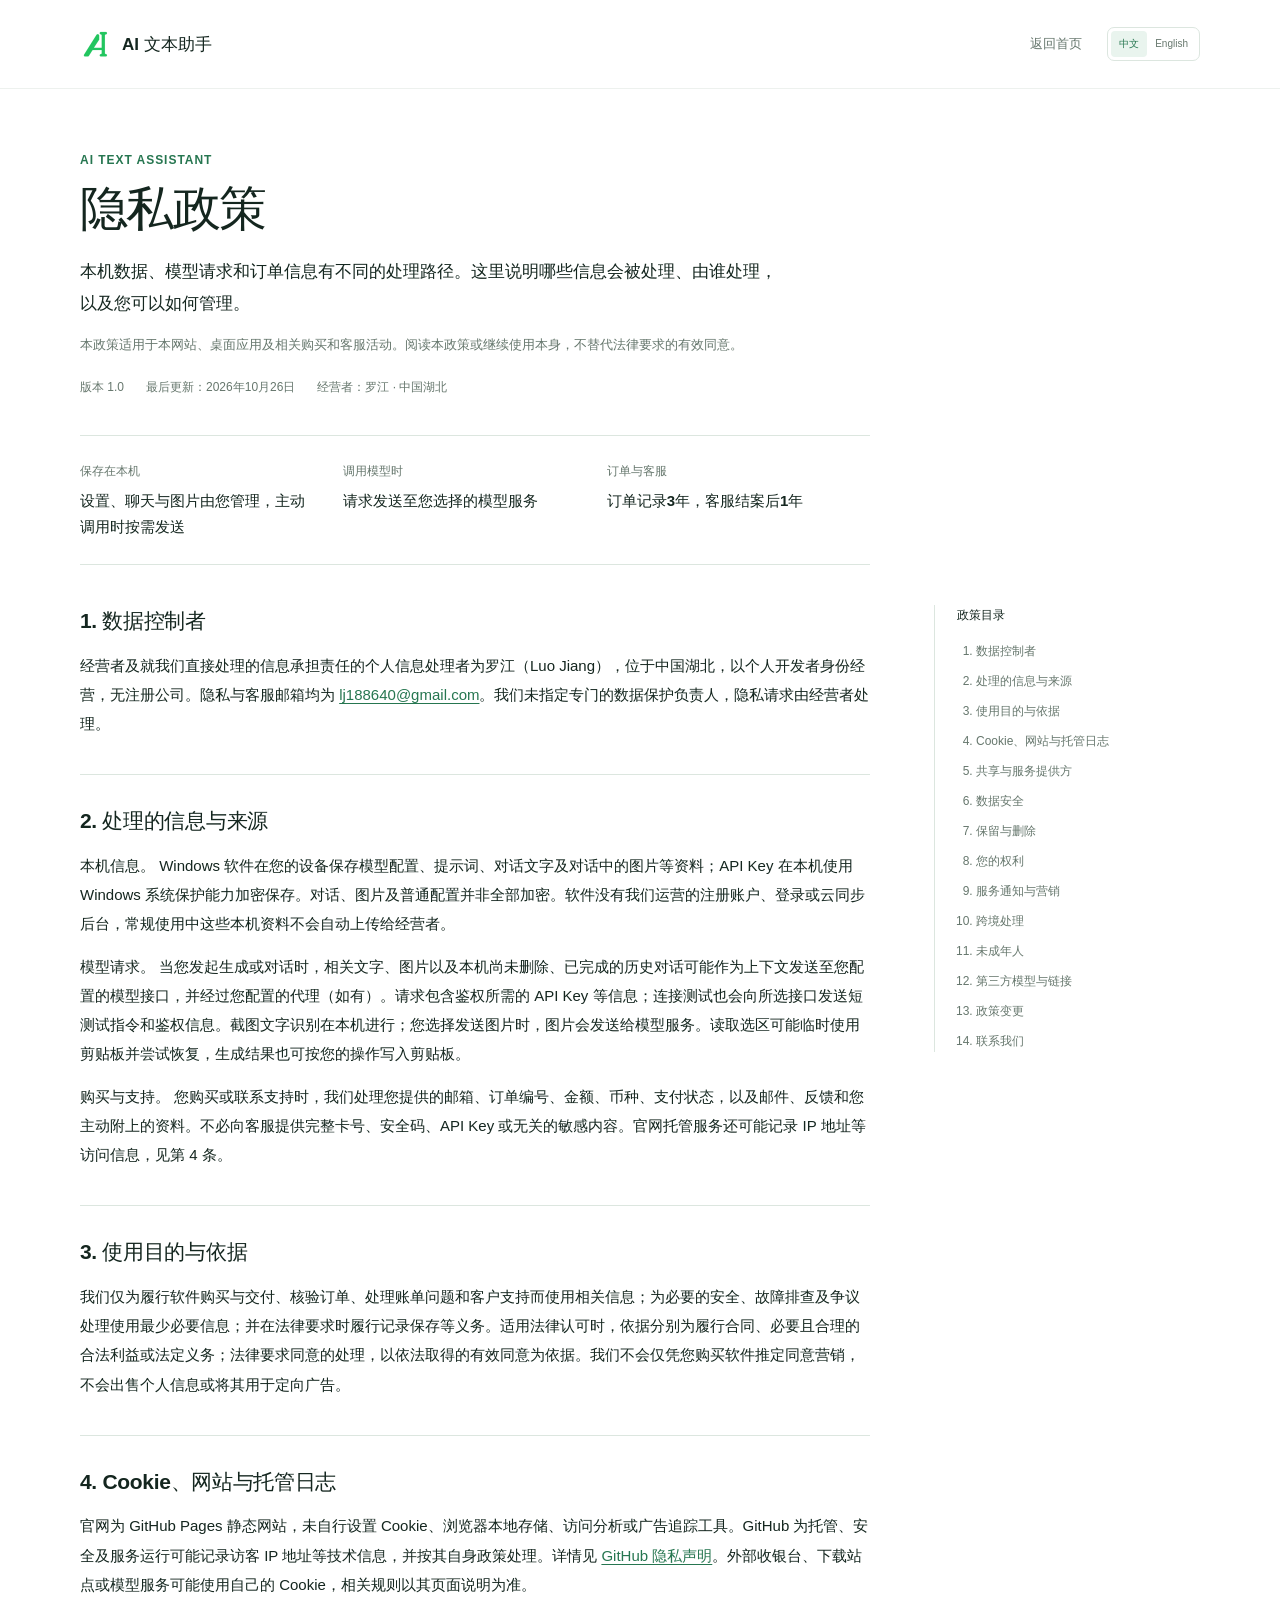
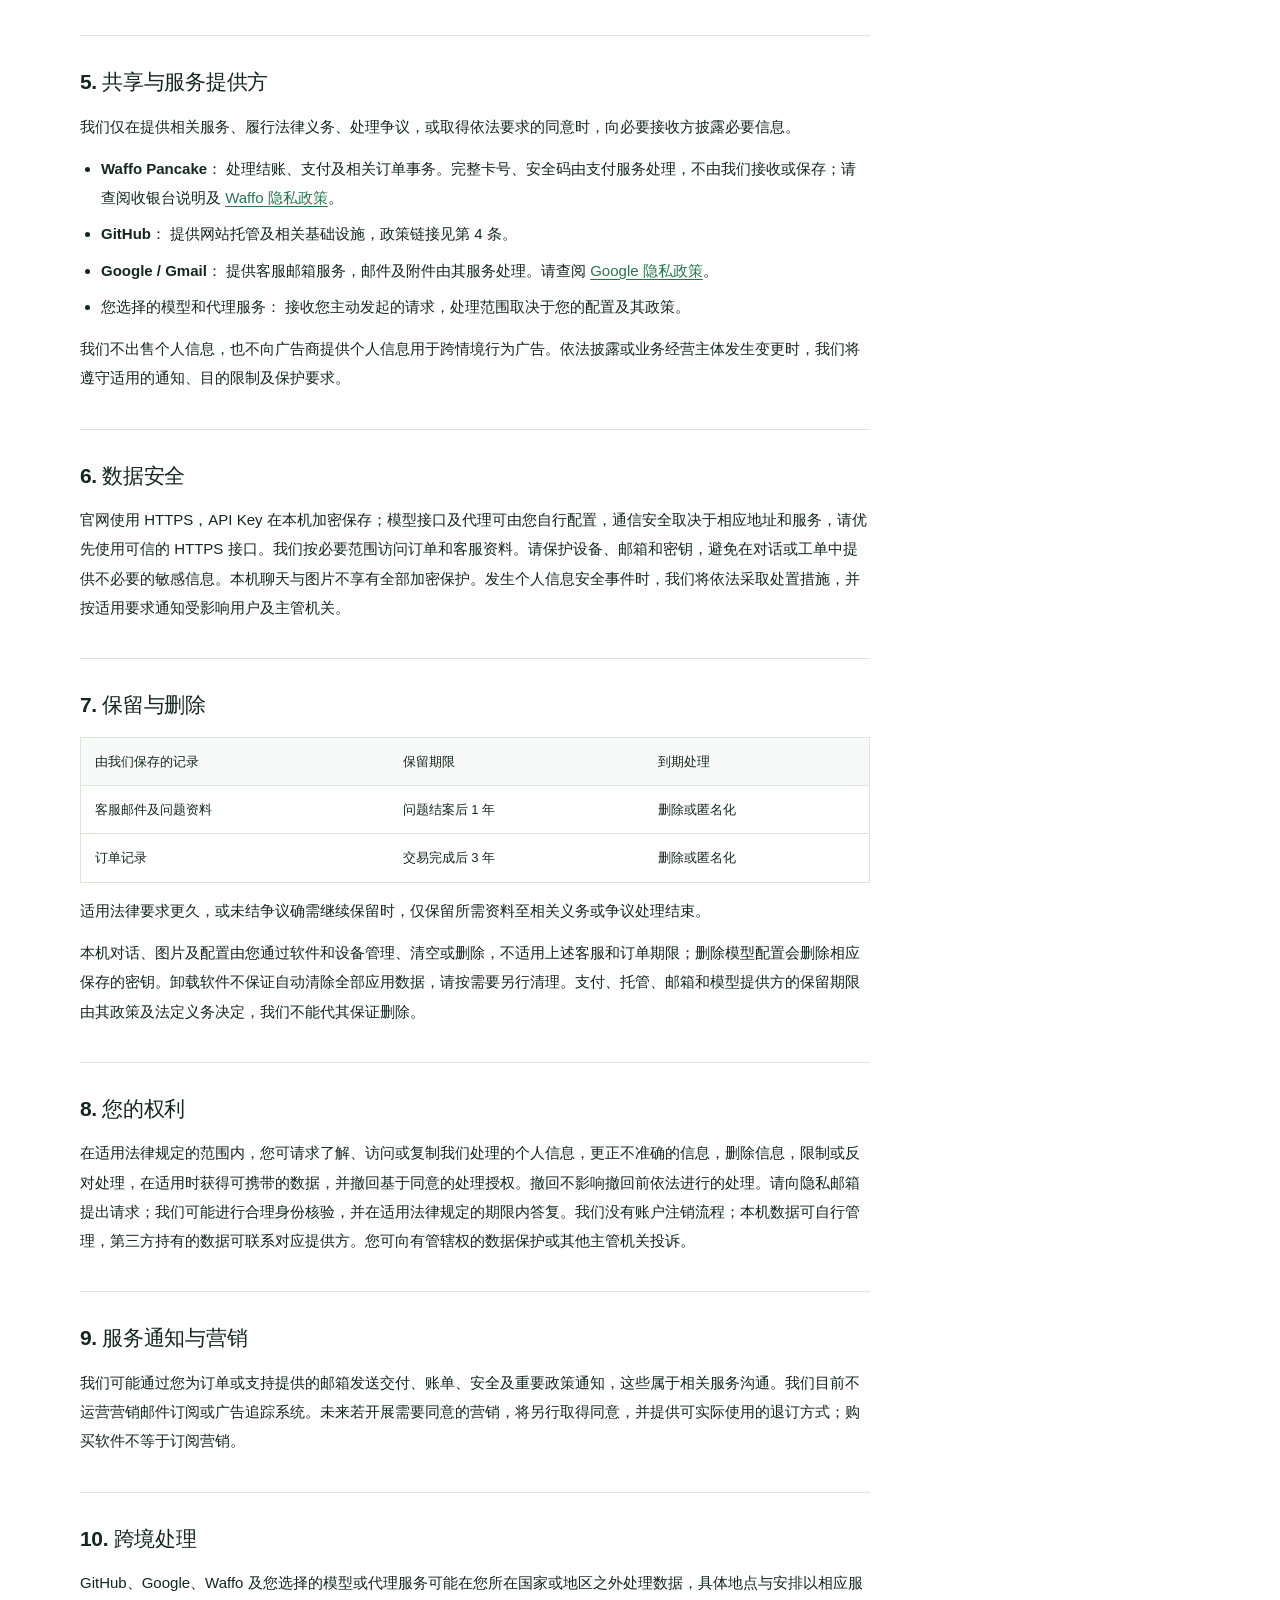
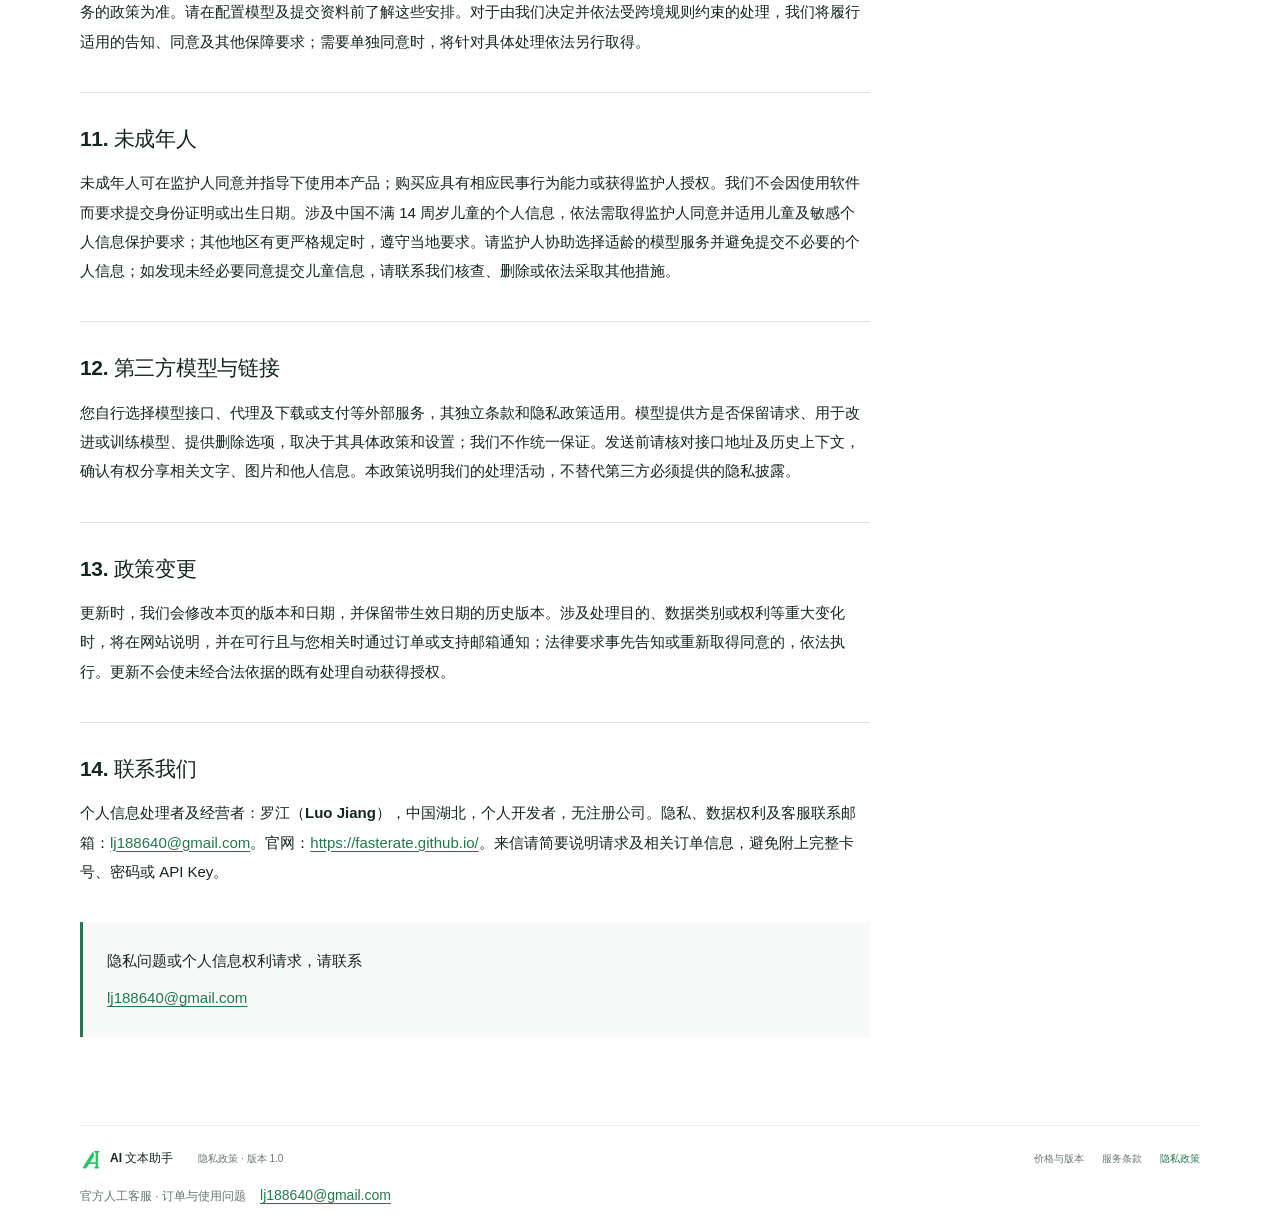
<file: page/zh/privacy/index.html>
<!doctype html>
<html lang="zh-CN">
  <head>
    <meta charset="UTF-8" />
    <meta name="viewport" content="width=device-width, initial-scale=1" />
    <meta name="theme-color" content="#267650" />
    <meta
      name="description"
      content="AI 文本助手隐私政策，说明本地数据、模型请求、网站托管、Waffo 支付、客服邮件、保留期限和个人信息权利。"
    />
    <title>隐私政策 · AI 文本助手</title>
    <link rel="canonical" href="https://fasterate.github.io/zh/privacy/" />
    <link
      rel="alternate"
      hreflang="en"
      href="https://fasterate.github.io/privacy/"
    />
    <link
      rel="alternate"
      hreflang="zh-CN"
      href="https://fasterate.github.io/zh/privacy/"
    />
    <link
      rel="alternate"
      hreflang="x-default"
      href="https://fasterate.github.io/privacy/"
    />
    <link rel="icon" href="../../assets/icon.png" type="image/png" />
    <link rel="stylesheet" href="../../style.css" />
    <link rel="stylesheet" href="../../legal.css" />
  </head>
  <body>
    <a class="skip-link" href="#main">跳转到隐私政策</a>
    <header class="site-header">
      <nav class="navigation container" aria-label="主导航">
        <a class="brand" href="../"
          ><img
            src="../../assets/icon.png"
            alt=""
            width="32"
            height="32"
          /><span>AI 文本助手</span></a
        >
        <div class="navigation-actions">
          <a class="legal-home-link" href="../">返回首页</a>
          <nav class="language-switch" aria-label="页面语言">
            <a href="./" lang="zh-CN" hreflang="zh-CN" aria-current="page"
              >中文</a
            ><a href="../../privacy/" lang="en" hreflang="en">English</a>
          </nav>
        </div>
      </nav>
    </header>
    <main id="main" class="legal-main container">
      <header class="legal-intro">
        <p class="legal-kicker">AI TEXT ASSISTANT</p>
        <h1>隐私政策</h1>
        <p class="legal-lead">
          本机数据、模型请求和订单信息有不同的处理路径。这里说明哪些信息会被处理、由谁处理，以及您可以如何管理。
        </p>
        <p class="legal-scope">
          本政策适用于本网站、桌面应用及相关购买和客服活动。阅读本政策或继续使用本身，不替代法律要求的有效同意。
        </p>
        <div class="legal-meta">
          <span>版本 1.0</span><span>最后更新：2026年10月26日</span
          ><span>经营者：罗江 · 中国湖北</span>
        </div>
      </header>
      <dl class="legal-summary">
        <div>
          <dt>保存在本机</dt>
          <dd>
            <a href="#information"
              >设置、聊天与图片由您管理，主动调用时按需发送</a
            >
          </dd>
        </div>
        <div>
          <dt>调用模型时</dt>
          <dd><a href="#third-parties">请求发送至您选择的模型服务</a></dd>
        </div>
        <div>
          <dt>订单与客服</dt>
          <dd><a href="#retention">订单记录3年，客服结案后1年</a></dd>
        </div>
      </dl>
      <div class="legal-layout">
        <nav class="legal-toc" aria-label="政策目录">
          <p>政策目录</p>
          <ol>
            <li><a href="#controller">数据控制者</a></li>
            <li><a href="#information">处理的信息与来源</a></li>
            <li><a href="#purposes">使用目的与依据</a></li>
            <li><a href="#cookies">Cookie、网站与托管日志</a></li>
            <li><a href="#sharing">共享与服务提供方</a></li>
            <li><a href="#security">数据安全</a></li>
            <li><a href="#retention">保留与删除</a></li>
            <li><a href="#rights">您的权利</a></li>
            <li><a href="#communications">服务通知与营销</a></li>
            <li><a href="#international">跨境处理</a></li>
            <li><a href="#minors">未成年人</a></li>
            <li><a href="#third-parties">第三方模型与链接</a></li>
            <li><a href="#changes">政策变更</a></li>
            <li><a href="#contact">联系我们</a></li>
          </ol>
        </nav>
        <article class="legal-content" aria-label="隐私政策">
          <section id="controller" aria-labelledby="controller-title">
            <h2 id="controller-title">1. 数据控制者</h2>
            <p>
              经营者及就我们直接处理的信息承担责任的个人信息处理者为罗江（Luo
              Jiang），位于中国湖北，以个人开发者身份经营，无注册公司。隐私与客服邮箱均为
              <a href="mailto:lj188640@gmail.com">lj188640@gmail.com</a
              >。我们未指定专门的数据保护负责人，隐私请求由经营者处理。
            </p>
          </section>
          <section id="information" aria-labelledby="information-title">
            <h2 id="information-title">2. 处理的信息与来源</h2>
            <p>
              <strong>本机信息。</strong> Windows
              软件在您的设备保存模型配置、提示词、对话文字及对话中的图片等资料；API
              Key 在本机使用 Windows
              系统保护能力加密保存。对话、图片及普通配置并非全部加密。软件没有我们运营的注册账户、登录或云同步后台，常规使用中这些本机资料不会自动上传给经营者。
            </p>
            <p>
              <strong>模型请求。</strong>
              当您发起生成或对话时，相关文字、图片以及本机尚未删除、已完成的历史对话可能作为上下文发送至您配置的模型接口，并经过您配置的代理（如有）。请求包含鉴权所需的
              API Key
              等信息；连接测试也会向所选接口发送短测试指令和鉴权信息。截图文字识别在本机进行；您选择发送图片时，图片会发送给模型服务。读取选区可能临时使用剪贴板并尝试恢复，生成结果也可按您的操作写入剪贴板。
            </p>
            <p>
              <strong>购买与支持。</strong>
              您购买或联系支持时，我们处理您提供的邮箱、订单编号、金额、币种、支付状态，以及邮件、反馈和您主动附上的资料。不必向客服提供完整卡号、安全码、API
              Key 或无关的敏感内容。官网托管服务还可能记录 IP
              地址等访问信息，见第 4 条。
            </p>
          </section>
          <section id="purposes" aria-labelledby="purposes-title">
            <h2 id="purposes-title">3. 使用目的与依据</h2>
            <p>
              我们仅为履行软件购买与交付、核验订单、处理账单问题和客户支持而使用相关信息；为必要的安全、故障排查及争议处理使用最少必要信息；并在法律要求时履行记录保存等义务。适用法律认可时，依据分别为履行合同、必要且合理的合法利益或法定义务；法律要求同意的处理，以依法取得的有效同意为依据。我们不会仅凭您购买软件推定同意营销，不会出售个人信息或将其用于定向广告。
            </p>
          </section>
          <section id="cookies" aria-labelledby="cookies-title">
            <h2 id="cookies-title">4. Cookie、网站与托管日志</h2>
            <p>
              官网为 GitHub Pages 静态网站，未自行设置
              Cookie、浏览器本地存储、访问分析或广告追踪工具。GitHub
              为托管、安全及服务运行可能记录访客 IP
              地址等技术信息，并按其自身政策处理。详情见
              <a
                href="https://docs.github.com/en/site-policy/privacy-policies/github-general-privacy-statement"
                >GitHub 隐私声明</a
              >。外部收银台、下载站点或模型服务可能使用自己的
              Cookie，相关规则以其页面说明为准。
            </p>
          </section>
          <section id="sharing" aria-labelledby="sharing-title">
            <h2 id="sharing-title">5. 共享与服务提供方</h2>
            <p>
              我们仅在提供相关服务、履行法律义务、处理争议，或取得依法要求的同意时，向必要接收方披露必要信息。
            </p>
            <ul>
              <li>
                <strong>Waffo Pancake：</strong>
                处理结账、支付及相关订单事务。完整卡号、安全码由支付服务处理，不由我们接收或保存；请查阅收银台说明及
                <a href="https://www.waffo.ai/privacy">Waffo 隐私政策</a>。
              </li>
              <li>
                <strong>GitHub：</strong>
                提供网站托管及相关基础设施，政策链接见第 4 条。
              </li>
              <li>
                <strong>Google / Gmail：</strong>
                提供客服邮箱服务，邮件及附件由其服务处理。请查阅
                <a href="https://policies.google.com/privacy">Google 隐私政策</a
                >。
              </li>
              <li>
                <strong>您选择的模型和代理服务：</strong>
                接收您主动发起的请求，处理范围取决于您的配置及其政策。
              </li>
            </ul>
            <p>
              我们不出售个人信息，也不向广告商提供个人信息用于跨情境行为广告。依法披露或业务经营主体发生变更时，我们将遵守适用的通知、目的限制及保护要求。
            </p>
          </section>
          <section id="security" aria-labelledby="security-title">
            <h2 id="security-title">6. 数据安全</h2>
            <p>
              官网使用 HTTPS，API Key
              在本机加密保存；模型接口及代理可由您自行配置，通信安全取决于相应地址和服务，请优先使用可信的
              HTTPS
              接口。我们按必要范围访问订单和客服资料。请保护设备、邮箱和密钥，避免在对话或工单中提供不必要的敏感信息。本机聊天与图片不享有全部加密保护。发生个人信息安全事件时，我们将依法采取处置措施，并按适用要求通知受影响用户及主管机关。
            </p>
          </section>
          <section id="retention" aria-labelledby="retention-title">
            <h2 id="retention-title">7. 保留与删除</h2>
            <div
              class="legal-table"
              role="region"
              aria-label="保留与删除"
              tabindex="0"
            >
              <table>
                <thead>
                  <tr>
                    <th scope="col">由我们保存的记录</th>
                    <th scope="col">保留期限</th>
                    <th scope="col">到期处理</th>
                  </tr>
                </thead>
                <tbody>
                  <tr>
                    <td>客服邮件及问题资料</td>
                    <td>问题结案后 1 年</td>
                    <td>删除或匿名化</td>
                  </tr>
                  <tr>
                    <td>订单记录</td>
                    <td>交易完成后 3 年</td>
                    <td>删除或匿名化</td>
                  </tr>
                </tbody>
              </table>
            </div>
            <p>
              适用法律要求更久，或未结争议确需继续保留时，仅保留所需资料至相关义务或争议处理结束。
            </p>
            <p>
              本机对话、图片及配置由您通过软件和设备管理、清空或删除，不适用上述客服和订单期限；删除模型配置会删除相应保存的密钥。卸载软件不保证自动清除全部应用数据，请按需要另行清理。支付、托管、邮箱和模型提供方的保留期限由其政策及法定义务决定，我们不能代其保证删除。
            </p>
          </section>
          <section id="rights" aria-labelledby="rights-title">
            <h2 id="rights-title">8. 您的权利</h2>
            <p>
              在适用法律规定的范围内，您可请求了解、访问或复制我们处理的个人信息，更正不准确的信息，删除信息，限制或反对处理，在适用时获得可携带的数据，并撤回基于同意的处理授权。撤回不影响撤回前依法进行的处理。请向隐私邮箱提出请求；我们可能进行合理身份核验，并在适用法律规定的期限内答复。我们没有账户注销流程；本机数据可自行管理，第三方持有的数据可联系对应提供方。您可向有管辖权的数据保护或其他主管机关投诉。
            </p>
          </section>
          <section id="communications" aria-labelledby="communications-title">
            <h2 id="communications-title">9. 服务通知与营销</h2>
            <p>
              我们可能通过您为订单或支持提供的邮箱发送交付、账单、安全及重要政策通知，这些属于相关服务沟通。我们目前不运营营销邮件订阅或广告追踪系统。未来若开展需要同意的营销，将另行取得同意，并提供可实际使用的退订方式；购买软件不等于订阅营销。
            </p>
          </section>
          <section id="international" aria-labelledby="international-title">
            <h2 id="international-title">10. 跨境处理</h2>
            <p>
              GitHub、Google、Waffo
              及您选择的模型或代理服务可能在您所在国家或地区之外处理数据，具体地点与安排以相应服务的政策为准。请在配置模型及提交资料前了解这些安排。对于由我们决定并依法受跨境规则约束的处理，我们将履行适用的告知、同意及其他保障要求；需要单独同意时，将针对具体处理依法另行取得。
            </p>
          </section>
          <section id="minors" aria-labelledby="minors-title">
            <h2 id="minors-title">11. 未成年人</h2>
            <p>
              未成年人可在监护人同意并指导下使用本产品；购买应具有相应民事行为能力或获得监护人授权。我们不会因使用软件而要求提交身份证明或出生日期。涉及中国不满
              14
              周岁儿童的个人信息，依法需取得监护人同意并适用儿童及敏感个人信息保护要求；其他地区有更严格规定时，遵守当地要求。请监护人协助选择适龄的模型服务并避免提交不必要的个人信息；如发现未经必要同意提交儿童信息，请联系我们核查、删除或依法采取其他措施。
            </p>
          </section>
          <section id="third-parties" aria-labelledby="third-parties-title">
            <h2 id="third-parties-title">12. 第三方模型与链接</h2>
            <p>
              您自行选择模型接口、代理及下载或支付等外部服务，其独立条款和隐私政策适用。模型提供方是否保留请求、用于改进或训练模型、提供删除选项，取决于其具体政策和设置；我们不作统一保证。发送前请核对接口地址及历史上下文，确认有权分享相关文字、图片和他人信息。本政策说明我们的处理活动，不替代第三方必须提供的隐私披露。
            </p>
          </section>
          <section id="changes" aria-labelledby="changes-title">
            <h2 id="changes-title">13. 政策变更</h2>
            <p>
              更新时，我们会修改本页的版本和日期，并保留带生效日期的历史版本。涉及处理目的、数据类别或权利等重大变化时，将在网站说明，并在可行且与您相关时通过订单或支持邮箱通知；法律要求事先告知或重新取得同意的，依法执行。更新不会使未经合法依据的既有处理自动获得授权。
            </p>
          </section>
          <section id="contact" aria-labelledby="contact-title">
            <h2 id="contact-title">14. 联系我们</h2>
            <p>
              个人信息处理者及经营者：<strong>罗江（Luo Jiang）</strong
              >，中国湖北，个人开发者，无注册公司。隐私、数据权利及客服联系邮箱：<a
                href="mailto:lj188640@gmail.com"
                >lj188640@gmail.com</a
              >。官网：<a href="https://fasterate.github.io/"
                >https://fasterate.github.io/</a
              >。来信请简要说明请求及相关订单信息，避免附上完整卡号、密码或 API
              Key。
            </p>
          </section>
          <div class="legal-contact">
            <p>隐私问题或个人信息权利请求，请联系</p>
            <p><a href="mailto:lj188640@gmail.com">lj188640@gmail.com</a></p>
          </div>
        </article>
      </div>
    </main>
    <footer class="site-footer container">
      <a class="brand footer-brand" href="../"
        ><img src="../../assets/icon.png" alt="" width="24" height="24" /><span
          >AI 文本助手</span
        ></a
      >
      <p>隐私政策 · 版本 1.0</p>
      <nav class="footer-links" aria-label="页脚导航">
        <a href="../#pricing">价格与版本</a><a href="../terms/">服务条款</a
        ><a href="./" aria-current="page">隐私政策</a>
      </nav>
      <address id="customer-support" class="footer-support">
        <span>官方人工客服 · 订单与使用问题</span
        ><a href="mailto:lj188640@gmail.com">lj188640@gmail.com</a>
      </address>
    </footer>
  </body>
</html>
</file>
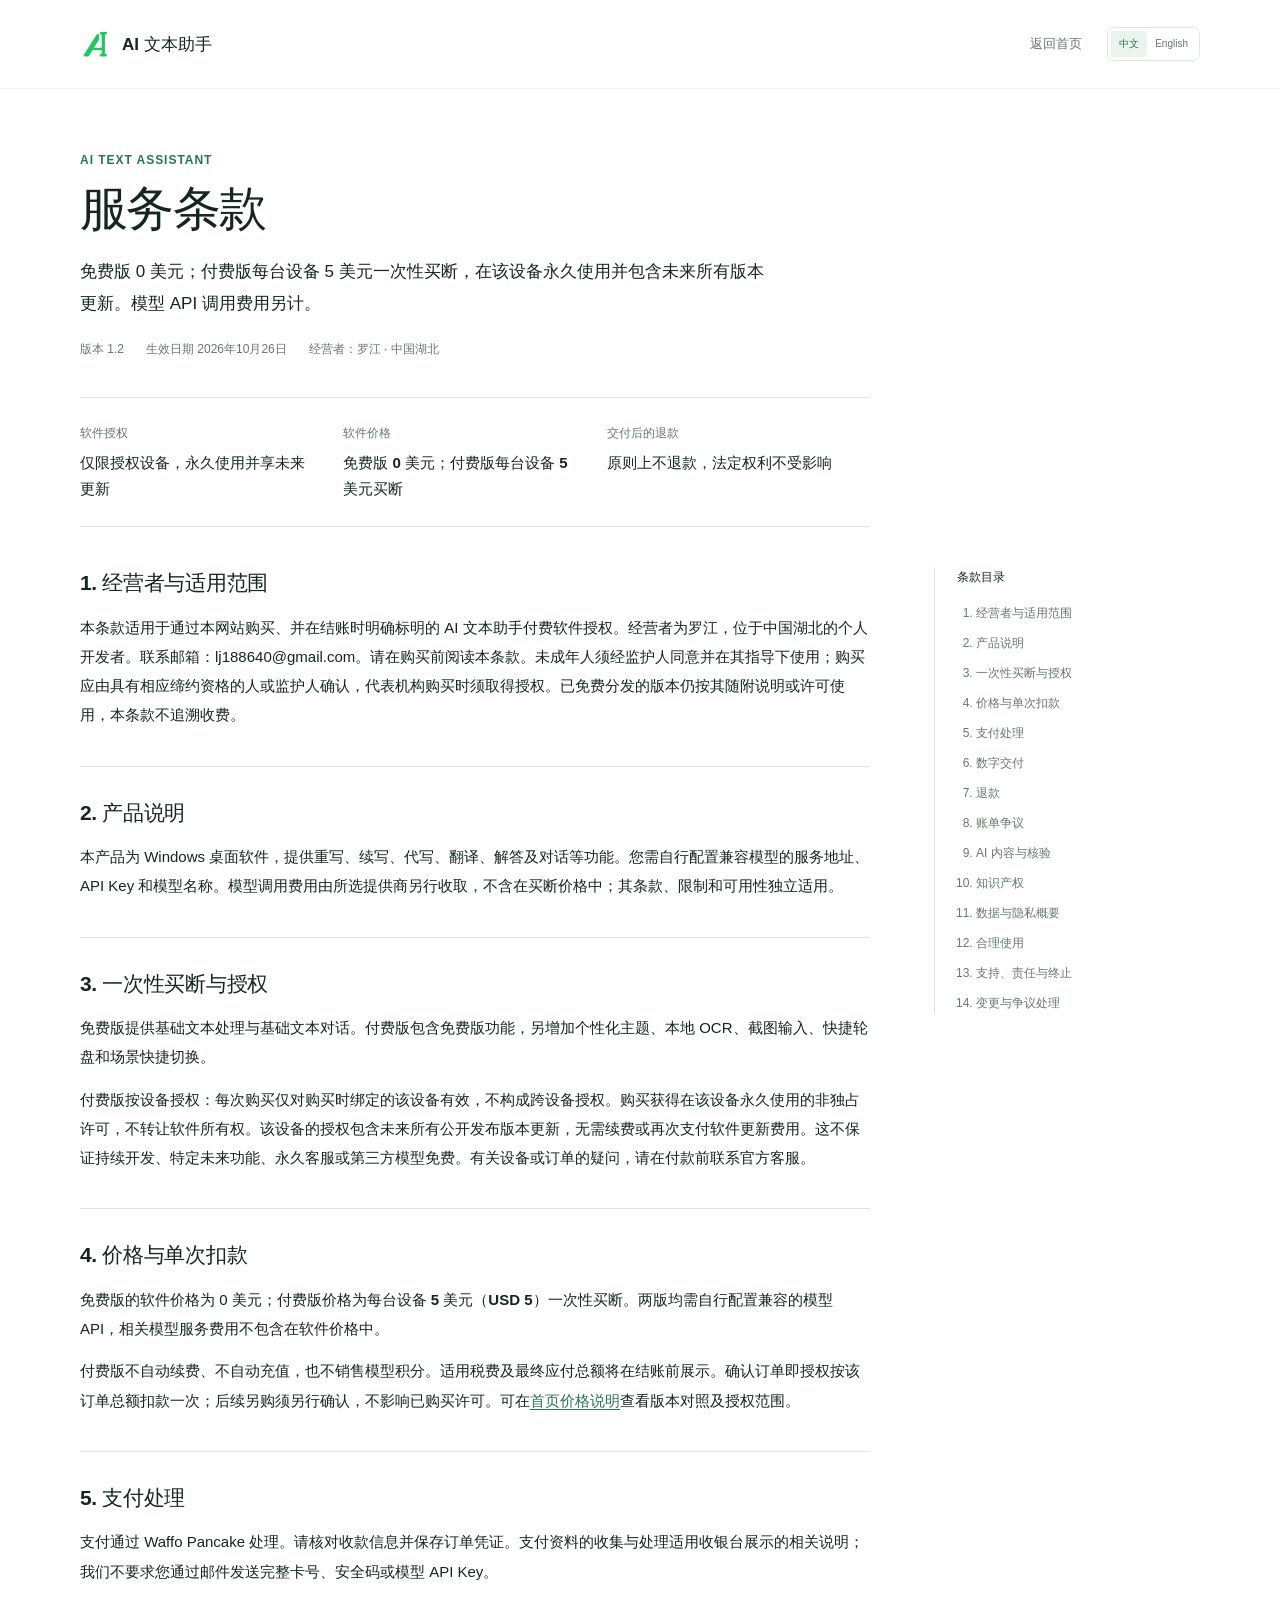
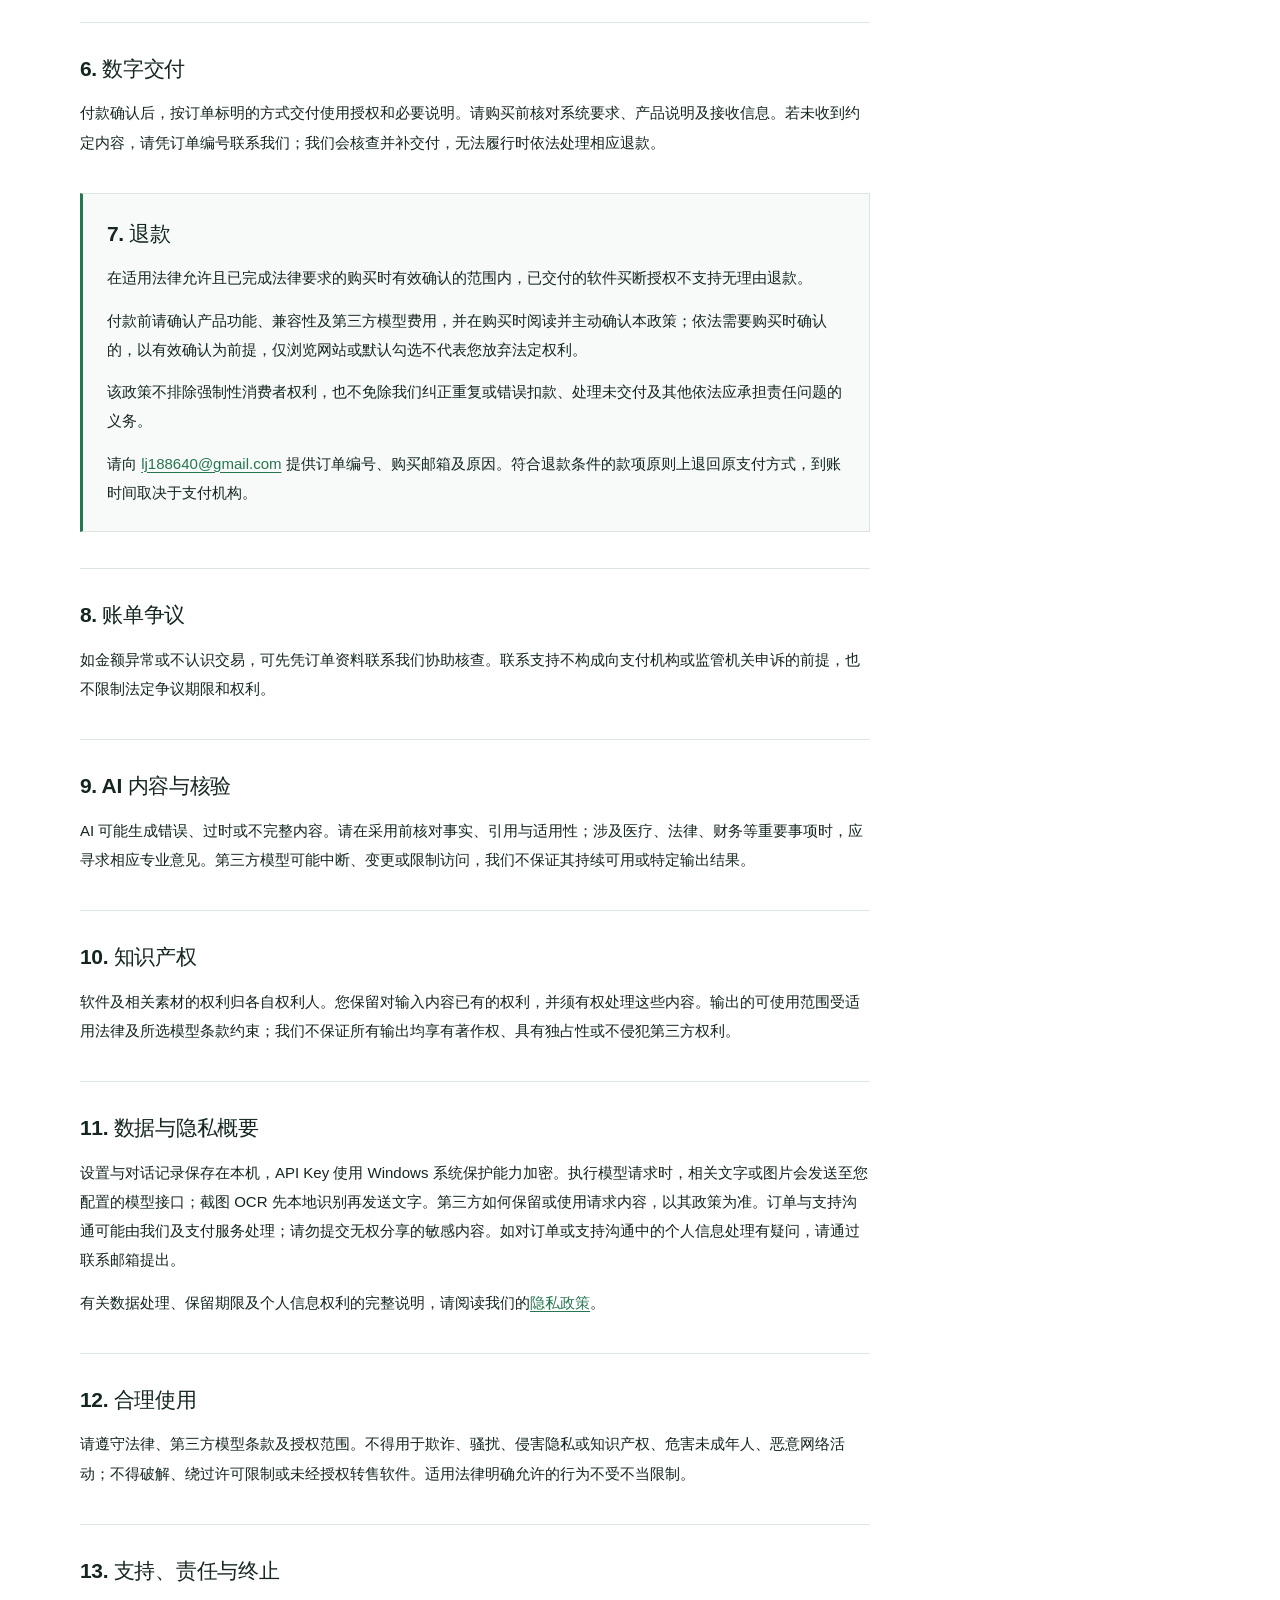
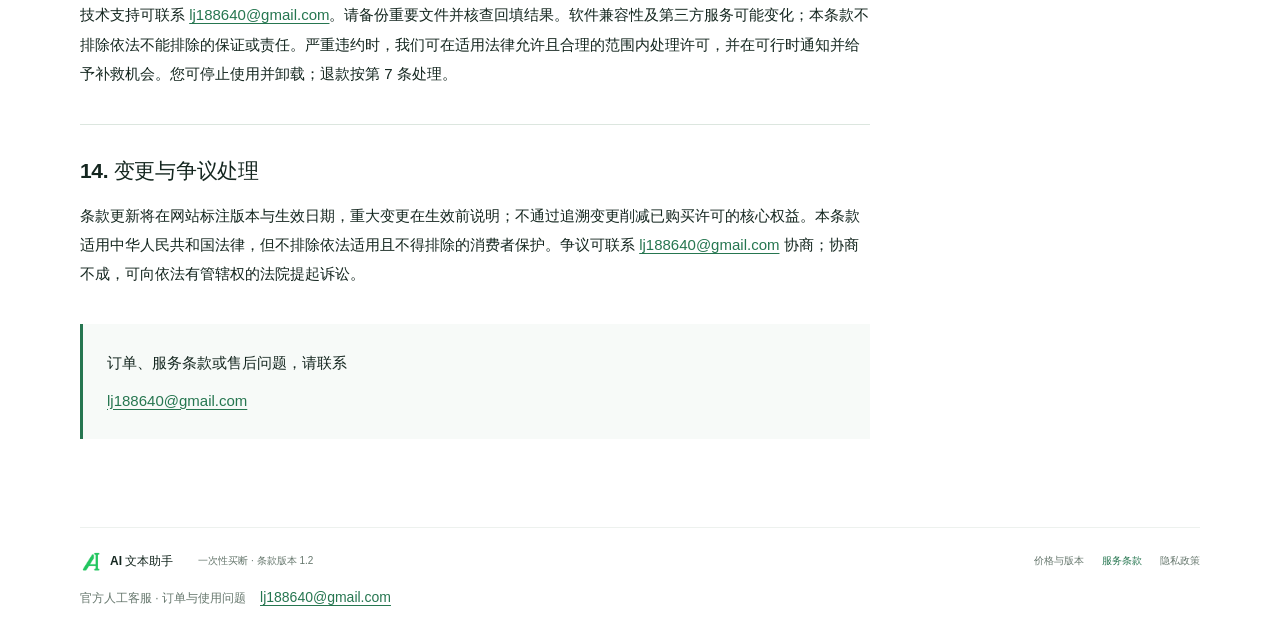
<file: page/zh/terms/index.html>
<!doctype html>
<html lang="zh-CN">
  <head>
    <meta charset="UTF-8" />
    <meta name="viewport" content="width=device-width, initial-scale=1" />
    <meta name="theme-color" content="#267650" />
    <meta
      name="description"
      content="AI 文本助手免费版与每台设备 5 美元一次性买断付费版条款：版本功能、单设备永久授权、未来更新、API 费用与退款政策。"
    />
    <title>服务条款 · AI 文本助手</title>
    <link rel="canonical" href="https://fasterate.github.io/zh/terms/" />
    <link
      rel="alternate"
      hreflang="en"
      href="https://fasterate.github.io/terms/"
    />
    <link
      rel="alternate"
      hreflang="zh-CN"
      href="https://fasterate.github.io/zh/terms/"
    />
    <link
      rel="alternate"
      hreflang="x-default"
      href="https://fasterate.github.io/terms/"
    />
    <link rel="icon" href="../../assets/icon.png" type="image/png" />
    <link rel="stylesheet" href="../../style.css" />
    <link rel="stylesheet" href="../../legal.css" />
  </head>
  <body>
    <a class="skip-link" href="#main">跳转到服务条款</a>
    <header class="site-header">
      <nav class="navigation container" aria-label="主导航">
        <a class="brand" href="../"
          ><img
            src="../../assets/icon.png"
            alt=""
            width="32"
            height="32"
          /><span>AI 文本助手</span></a
        >
        <div class="navigation-actions">
          <a class="legal-home-link" href="../">返回首页</a>
          <nav class="language-switch" aria-label="页面语言">
            <a href="./" lang="zh-CN" hreflang="zh-CN" aria-current="page"
              >中文</a
            ><a href="../../terms/" lang="en" hreflang="en">English</a>
          </nav>
        </div>
      </nav>
    </header>
    <main id="main" class="legal-main container">
      <header class="legal-intro">
        <p class="legal-kicker">AI TEXT ASSISTANT</p>
        <h1>服务条款</h1>
        <p class="legal-lead">
          免费版 0 美元；付费版每台设备 5
          美元一次性买断，在该设备永久使用并包含未来所有版本更新。模型 API
          调用费用另计。
        </p>
        <div class="legal-meta">
          <span>版本 1.2</span><span>生效日期 2026年10月26日</span
          ><span>经营者：罗江 · 中国湖北</span>
        </div>
      </header>
      <dl class="legal-summary">
        <div>
          <dt>软件授权</dt>
          <dd><a href="#license">仅限授权设备，永久使用并享未来更新</a></dd>
        </div>
        <div>
          <dt>软件价格</dt>
          <dd>
            <a href="#billing">免费版 0 美元；付费版每台设备 5 美元买断</a>
          </dd>
        </div>
        <div>
          <dt>交付后的退款</dt>
          <dd><a href="#refunds">原则上不退款，法定权利不受影响</a></dd>
        </div>
      </dl>
      <div class="legal-layout">
        <nav class="legal-toc" aria-label="条款目录">
          <p>条款目录</p>
          <ol>
            <li><a href="#scope">经营者与适用范围</a></li>
            <li><a href="#product">产品说明</a></li>
            <li><a href="#license">一次性买断与授权</a></li>
            <li><a href="#billing">价格与单次扣款</a></li>
            <li><a href="#payments">支付处理</a></li>
            <li><a href="#delivery">数字交付</a></li>
            <li><a href="#refunds">退款</a></li>
            <li><a href="#disputes">账单争议</a></li>
            <li><a href="#ai-output">AI 内容与核验</a></li>
            <li><a href="#intellectual-property">知识产权</a></li>
            <li><a href="#data">数据与隐私概要</a></li>
            <li><a href="#acceptable-use">合理使用</a></li>
            <li><a href="#support">支持、责任与终止</a></li>
            <li><a href="#changes">变更与争议处理</a></li>
          </ol>
        </nav>
        <article class="legal-content" aria-label="服务条款">
          <section id="scope" aria-labelledby="scope-title">
            <h2 id="scope-title">1. 经营者与适用范围</h2>
            <p>
              本条款适用于通过本网站购买、并在结账时明确标明的 AI
              文本助手付费软件授权。经营者为罗江，位于中国湖北的个人开发者。联系邮箱：lj188640@gmail.com。请在购买前阅读本条款。未成年人须经监护人同意并在其指导下使用；购买应由具有相应缔约资格的人或监护人确认，代表机构购买时须取得授权。已免费分发的版本仍按其随附说明或许可使用，本条款不追溯收费。
            </p>
          </section>
          <section id="product" aria-labelledby="product-title">
            <h2 id="product-title">2. 产品说明</h2>
            <p>
              本产品为 Windows
              桌面软件，提供重写、续写、代写、翻译、解答及对话等功能。您需自行配置兼容模型的服务地址、API
              Key
              和模型名称。模型调用费用由所选提供商另行收取，不含在买断价格中；其条款、限制和可用性独立适用。
            </p>
          </section>
          <section id="license" aria-labelledby="license-title">
            <h2 id="license-title">3. 一次性买断与授权</h2>
            <p>
              免费版提供基础文本处理与基础文本对话。付费版包含免费版功能，另增加个性化主题、本地
              OCR、截图输入、快捷轮盘和场景快捷切换。
            </p>
            <p>
              付费版按设备授权：每次购买仅对购买时绑定的该设备有效，不构成跨设备授权。购买获得在该设备永久使用的非独占许可，不转让软件所有权。该设备的授权包含未来所有公开发布版本更新，无需续费或再次支付软件更新费用。这不保证持续开发、特定未来功能、永久客服或第三方模型免费。有关设备或订单的疑问，请在付款前联系官方客服。
            </p>
          </section>
          <section id="billing" aria-labelledby="billing-title">
            <h2 id="billing-title">4. 价格与单次扣款</h2>
            <p>
              免费版的软件价格为 0 美元；付费版价格为每台设备
              <strong>5 美元（USD 5）一次性买断</strong
              >。两版均需自行配置兼容的模型
              API，相关模型服务费用不包含在软件价格中。
            </p>
            <p>
              付费版不自动续费、不自动充值，也不销售模型积分。适用税费及最终应付总额将在结账前展示。确认订单即授权按该订单总额扣款一次；后续另购须另行确认，不影响已购买许可。可在<a
                href="../#pricing"
                >首页价格说明</a
              >查看版本对照及授权范围。
            </p>
          </section>
          <section id="payments" aria-labelledby="payments-title">
            <h2 id="payments-title">5. 支付处理</h2>
            <p>
              支付通过 Waffo Pancake
              处理。请核对收款信息并保存订单凭证。支付资料的收集与处理适用收银台展示的相关说明；我们不要求您通过邮件发送完整卡号、安全码或模型
              API Key。
            </p>
          </section>
          <section id="delivery" aria-labelledby="delivery-title">
            <h2 id="delivery-title">6. 数字交付</h2>
            <p>
              付款确认后，按订单标明的方式交付使用授权和必要说明。请购买前核对系统要求、产品说明及接收信息。若未收到约定内容，请凭订单编号联系我们；我们会核查并补交付，无法履行时依法处理相应退款。
            </p>
          </section>
          <section id="refunds" aria-labelledby="refunds-title">
            <h2 id="refunds-title">7. 退款</h2>
            <p>
              <strong
                >在适用法律允许且已完成法律要求的购买时有效确认的范围内，已交付的软件买断授权不支持无理由退款。</strong
              >
            </p>
            <p>
              付款前请确认产品功能、兼容性及第三方模型费用，并在购买时阅读并主动确认本政策；依法需要购买时确认的，以有效确认为前提，仅浏览网站或默认勾选不代表您放弃法定权利。
            </p>
            <p>
              该政策不排除强制性消费者权利，也不免除我们纠正重复或错误扣款、处理未交付及其他依法应承担责任问题的义务。
            </p>
            <p>
              请向
              <a href="mailto:lj188640@gmail.com">lj188640@gmail.com</a>
              提供订单编号、购买邮箱及原因。符合退款条件的款项原则上退回原支付方式，到账时间取决于支付机构。
            </p>
          </section>
          <section id="disputes" aria-labelledby="disputes-title">
            <h2 id="disputes-title">8. 账单争议</h2>
            <p>
              如金额异常或不认识交易，可先凭订单资料联系我们协助核查。联系支持不构成向支付机构或监管机关申诉的前提，也不限制法定争议期限和权利。
            </p>
          </section>
          <section id="ai-output" aria-labelledby="ai-output-title">
            <h2 id="ai-output-title">9. AI 内容与核验</h2>
            <p>
              AI
              可能生成错误、过时或不完整内容。请在采用前核对事实、引用与适用性；涉及医疗、法律、财务等重要事项时，应寻求相应专业意见。第三方模型可能中断、变更或限制访问，我们不保证其持续可用或特定输出结果。
            </p>
          </section>
          <section
            id="intellectual-property"
            aria-labelledby="intellectual-property-title"
          >
            <h2 id="intellectual-property-title">10. 知识产权</h2>
            <p>
              软件及相关素材的权利归各自权利人。您保留对输入内容已有的权利，并须有权处理这些内容。输出的可使用范围受适用法律及所选模型条款约束；我们不保证所有输出均享有著作权、具有独占性或不侵犯第三方权利。
            </p>
          </section>
          <section id="data" aria-labelledby="data-title">
            <h2 id="data-title">11. 数据与隐私概要</h2>
            <p>
              设置与对话记录保存在本机，API Key 使用 Windows
              系统保护能力加密。执行模型请求时，相关文字或图片会发送至您配置的模型接口；截图
              OCR
              先本地识别再发送文字。第三方如何保留或使用请求内容，以其政策为准。订单与支持沟通可能由我们及支付服务处理；请勿提交无权分享的敏感内容。如对订单或支持沟通中的个人信息处理有疑问，请通过联系邮箱提出。
            </p>
            <p>
              有关数据处理、保留期限及个人信息权利的完整说明，请阅读我们的<a
                href="../privacy/"
                >隐私政策</a
              >。
            </p>
          </section>
          <section id="acceptable-use" aria-labelledby="acceptable-use-title">
            <h2 id="acceptable-use-title">12. 合理使用</h2>
            <p>
              请遵守法律、第三方模型条款及授权范围。不得用于欺诈、骚扰、侵害隐私或知识产权、危害未成年人、恶意网络活动；不得破解、绕过许可限制或未经授权转售软件。适用法律明确允许的行为不受不当限制。
            </p>
          </section>
          <section id="support" aria-labelledby="support-title">
            <h2 id="support-title">13. 支持、责任与终止</h2>
            <p>
              技术支持可联系
              <a href="mailto:lj188640@gmail.com">lj188640@gmail.com</a
              >。请备份重要文件并核查回填结果。软件兼容性及第三方服务可能变化；本条款不排除依法不能排除的保证或责任。严重违约时，我们可在适用法律允许且合理的范围内处理许可，并在可行时通知并给予补救机会。您可停止使用并卸载；退款按第
              7 条处理。
            </p>
          </section>
          <section id="changes" aria-labelledby="changes-title">
            <h2 id="changes-title">14. 变更与争议处理</h2>
            <p>
              条款更新将在网站标注版本与生效日期，重大变更在生效前说明；不通过追溯变更削减已购买许可的核心权益。本条款适用中华人民共和国法律，但不排除依法适用且不得排除的消费者保护。争议可联系
              <a href="mailto:lj188640@gmail.com">lj188640@gmail.com</a>
              协商；协商不成，可向依法有管辖权的法院提起诉讼。
            </p>
          </section>
          <div class="legal-contact">
            <p>订单、服务条款或售后问题，请联系</p>
            <p><a href="mailto:lj188640@gmail.com">lj188640@gmail.com</a></p>
          </div>
        </article>
      </div>
    </main>
    <footer class="site-footer container">
      <a class="brand footer-brand" href="../"
        ><img src="../../assets/icon.png" alt="" width="24" height="24" /><span
          >AI 文本助手</span
        ></a
      >
      <p>一次性买断 · 条款版本 1.2</p>
      <nav class="footer-links" aria-label="页脚导航">
        <a href="../#pricing">价格与版本</a
        ><a href="./" aria-current="page">服务条款</a
        ><a href="../privacy/">隐私政策</a>
      </nav>
      <address id="customer-support" class="footer-support">
        <span>官方人工客服 · 订单与使用问题</span
        ><a href="mailto:lj188640@gmail.com">lj188640@gmail.com</a>
      </address>
    </footer>
  </body>
</html>
</file>
<file: page/style.css>
:root {
  color-scheme: light;
  --ink: #14261f;
  --green: #267650;
  --mint: #e9f4ee;
  --surface: #f7faf8;
  --muted: #66776d;
  --line: #dce6df;
  --font:
    "Segoe UI Variable", "Segoe UI", "Microsoft YaHei UI", "PingFang SC",
    sans-serif;
  font-family: var(--font);
  color: var(--ink);
  background: #fff;
  font-synthesis: none;
  -webkit-font-smoothing: antialiased;
  text-rendering: optimizeLegibility;
  scroll-behavior: smooth;
  scroll-padding-top: 32px;
}

/* Shared navigation and real feature recordings. */
[hidden] {
  display: none !important;
}
.navigation-actions {
  display: flex;
  align-items: center;
  gap: 25px;
}
.language-switch {
  display: inline-flex;
  align-items: center;
  padding: 3px;
  border: 1px solid var(--line);
  border-radius: 7px;
  white-space: nowrap;
}
.language-switch a {
  padding: 5px 8px;
  border-radius: 4px;
  font-size: 10px;
  color: var(--muted);
  line-height: 1.6;
}
.language-switch a:hover,
.language-switch a[aria-current="page"] {
  color: var(--green);
  background: var(--mint);
}
.language-switch a[aria-current="page"] {
  font-weight: 600;
}
.video-screen {
  position: relative;
  aspect-ratio: 1;
  overflow: hidden;
  border: 1px solid #d8e0dc;
  border-radius: 10px;
}
.video-demo .demo-label {
  margin: 0 0 10px;
  color: var(--muted);
  text-align: left;
  font-size: 11px;
  line-height: 1.6;
  letter-spacing: 0.06em;
}
.demo-video {
  display: block;
  width: 100%;
  height: 100%;
  object-fit: contain;
  pointer-events: none;
}
.video-play-fallback {
  position: absolute;
  inset: 0;
  margin: auto;
  width: max-content;
  max-width: calc(100% - 32px);
  height: max-content;
  display: flex;
  align-items: center;
  justify-content: center;
  gap: 10px;
  padding: 12px 18px;
  border: 0;
  border-radius: 8px;
  color: #fff;
  background: var(--green);
  font-size: 13px;
  box-shadow: 0 4px 20px #14261f29;
}
.video-play-fallback .icon {
  width: 16px;
  height: 16px;
}
.video-status {
  padding: 9px 12px;
  margin-top: 10px;
  border-radius: 5px;
  background: var(--mint);
  color: var(--green);
  font-size: 11px;
  line-height: 1.8;
}
.noscript-note a {
  color: var(--green);
  text-decoration: underline;
  text-underline-offset: 3px;
}

*,
*::before,
*::after {
  box-sizing: border-box;
}
body {
  margin: 0;
}
a {
  color: inherit;
  text-decoration: none;
}
button {
  font: inherit;
}
button,
a,
summary {
  -webkit-tap-highlight-color: transparent;
}
button,
summary {
  cursor: pointer;
}
button:focus-visible,
a:focus-visible,
summary:focus-visible {
  outline: 3px solid var(--green);
  outline-offset: 5px;
}
::selection {
  color: var(--ink);
  background: #d1ebdc;
}
h1,
h2,
h3,
p,
figure {
  margin: 0;
}
.container {
  width: min(1120px, calc(100% - 96px));
  margin-inline: auto;
}
.icon-definitions {
  position: absolute;
  width: 0;
  height: 0;
  overflow: hidden;
}
.icon {
  width: 20px;
  height: 20px;
  flex: 0 0 auto;
  fill: none;
  stroke: currentColor;
  stroke-width: 1.65;
  stroke-linecap: round;
  stroke-linejoin: round;
}
.skip-link {
  position: fixed;
  top: -80px;
  left: 20px;
  z-index: 10;
  background: var(--green);
  color: #fff;
  border-radius: 6px;
  padding: 12px 20px;
}
.skip-link:focus {
  top: 12px;
}
.site-header {
  border-bottom: 1px solid #edf1ee;
}
.navigation {
  min-height: 88px;
  display: flex;
  align-items: center;
  justify-content: space-between;
  gap: 30px;
}
.brand {
  display: inline-flex;
  align-items: center;
  gap: 10px;
  font-size: 17px;
  font-weight: 650;
  white-space: nowrap;
}
.brand img {
  display: block;
  object-fit: contain;
}
.nav-links {
  display: flex;
  align-items: center;
  gap: 30px;
  font-size: 13px;
  color: var(--muted);
}
.nav-links a {
  transition: color 160ms ease;
}
.nav-links a:hover,
.site-footer > a:hover {
  color: var(--green);
}
.nav-links .github-link {
  display: inline-flex;
  align-items: center;
  gap: 7px;
  color: var(--ink);
  padding-left: 26px;
  border-left: 1px solid var(--line);
}
.github-link .icon {
  width: 17px;
  height: 17px;
}
.github-link > span:last-child {
  font-size: 15px;
  color: var(--muted);
}

.hero {
  display: grid;
  grid-template-columns: 0.95fr 1.05fr;
  align-items: center;
  gap: 56px;
  padding-block: 92px 84px;
}
.eyebrow,
.section-label {
  color: var(--green);
  font-size: 12px;
  font-weight: 600;
  letter-spacing: 0.08em;
  line-height: 1.6;
}
.eyebrow {
  display: flex;
  align-items: center;
  gap: 8px;
  letter-spacing: 0.035em;
  margin-bottom: 24px;
}
.status-dot {
  width: 6px;
  height: 6px;
  background: var(--green);
  border-radius: 50%;
  box-shadow: 0 0 0 4px var(--mint);
}
h1 {
  font-size: clamp(42px, 4.7vw, 60px);
  line-height: 1.24;
  letter-spacing: -0.055em;
  font-weight: 700;
}
h1 > span {
  color: var(--green);
}
.hero-description {
  margin-top: 25px;
  color: var(--muted);
  font-size: 15px;
  line-height: 1.95;
}
.hero-actions {
  display: flex;
  align-items: center;
  gap: 25px;
  margin-top: 32px;
}
.button {
  display: inline-flex;
  justify-content: center;
  align-items: center;
  gap: 10px;
  min-height: 48px;
  border: 1px solid transparent;
  border-radius: 8px;
  padding: 12px 19px;
  font-size: 13px;
  font-weight: 600;
  line-height: 1.5;
  transition:
    background 160ms ease,
    transform 160ms ease,
    box-shadow 160ms ease;
}
.button-primary {
  background: var(--green);
  color: #fff;
  box-shadow: 0 3px 5px #17462d0a;
}
.button-primary:hover {
  background: #1d6040;
  transform: translateY(-2px);
  box-shadow: 0 6px 15px #17462d17;
}
.button .icon {
  width: 17px;
  height: 17px;
}
.button-arrow {
  margin-left: 12px;
}
.text-link {
  display: inline-flex;
  align-items: center;
  gap: 9px;
  font-size: 12px;
  font-weight: 500;
  line-height: 1.6;
}
.text-link:hover {
  color: var(--green);
}
.text-link > span {
  font-size: 18px;
}
.text-link .icon {
  width: 16px;
  height: 16px;
}
.platform-note {
  margin-top: 22px;
  display: flex;
  align-items: center;
  gap: 7px;
  color: var(--muted);
  font-size: 11px;
  line-height: 1.6;
}
.platform-note .icon {
  width: 12px;
  height: 12px;
}
.model-note {
  margin-top: 7px;
  color: var(--muted);
  font-size: 11px;
}

.demo {
  min-width: 0;
  padding-top: 5px;
}
kbd {
  font-family: "Cascadia Code", Consolas, monospace;
  font-size: 0.94em;
}
.demo-switcher {
  width: max-content;
  max-width: 100%;
  display: flex;
  gap: 4px;
  margin: 23px auto 0;
  padding: 4px;
  border: 1px solid #e4ebe6;
  border-radius: 8px;
  background: #fff;
}
.demo-tab {
  min-width: 58px;
  border: 0;
  padding: 8px 12px;
  border-radius: 5px;
  background: transparent;
  color: var(--muted);
  font-size: 11px;
  line-height: 1.6;
  transition:
    color 160ms ease,
    background 160ms ease;
}
.demo-tab:hover {
  color: var(--green);
  background: var(--surface);
}
.demo-tab.is-active {
  background: var(--mint);
  color: var(--green);
  font-weight: 600;
}
figcaption {
  margin-top: 11px;
  text-align: center;
  color: #7b8b80;
  font-size: 10px;
  line-height: 1.6;
}
.noscript-note {
  margin-top: 8px;
  text-align: center;
  color: var(--muted);
  font-size: 11px;
}

.themes-section {
  display: grid;
  grid-template-columns: minmax(240px, 0.65fr) minmax(0, 1.65fr);
  align-items: center;
  gap: 44px;
  padding-block: 52px 64px;
}
.themes-copy h2 {
  margin-top: 9px;
  font-size: 26px;
}
.themes-description {
  max-width: 38ch;
  margin-top: 12px;
  color: var(--muted);
  font-size: 13px;
  line-height: 1.9;
}
.theme-gallery {
  display: grid;
  grid-template-columns: repeat(5, minmax(0, 1fr));
  gap: 16px;
  width: 100%;
  max-width: 720px;
  justify-self: end;
}
.theme-light {
  --theme-bg: #ffffff;
  --theme-side: #f5f6f8;
  --theme-ink: #23262d;
  --theme-accent: #237a56;
  --theme-line: #e0e4e9;
  --theme-label: #23262d;
  --theme-wave-filter: invert(1);
}
.theme-dark {
  --theme-bg: #202226;
  --theme-side: #191b1f;
  --theme-ink: #e9ebef;
  --theme-accent: #82d7ad;
  --theme-line: #383e47;
  --theme-label: #383e47;
  --theme-wave-filter: none;
}
.theme-paper {
  --theme-bg: #faf7ef;
  --theme-side: #f0ece2;
  --theme-ink: #36332e;
  --theme-accent: #7a5434;
  --theme-line: #dfd7c8;
  --theme-label: #7a5434;
}
.theme-bamboo {
  --theme-bg: #f5faf7;
  --theme-side: #eaf2ed;
  --theme-ink: #253e34;
  --theme-accent: #256b52;
  --theme-line: #cfdfd5;
  --theme-label: #256b52;
}
.theme-ocean {
  --theme-bg: #172530;
  --theme-side: #111e28;
  --theme-ink: #e0edf3;
  --theme-accent: #7ad4df;
  --theme-line: #304957;
  --theme-label: #304957;
}
.theme-avatar {
  display: grid;
  place-items: center;
  width: 108px;
  height: 108px;
  margin-inline: auto;
  border: 1px solid var(--theme-line);
  border-radius: 50%;
  background: var(--theme-bg);
}
.theme-avatar img {
  display: block;
  width: 96px;
  height: 96px;
  object-fit: contain;
}
.theme-avatar--wave img {
  filter: var(--theme-wave-filter);
}
.theme-preview {
  min-width: 0;
}
.theme-preview figcaption {
  margin-top: 10px;
  color: var(--theme-label);
  font-size: 12px;
  font-weight: 600;
}
.theme-swatches {
  display: block;
  width: 72px;
  height: 12px;
  margin: 8px auto 0;
  overflow: hidden;
  border: 1px solid var(--theme-line);
  border-radius: 4px;
  background: linear-gradient(
    to right,
    var(--theme-bg) 0 25%,
    var(--theme-side) 25% 50%,
    var(--theme-ink) 50% 75%,
    var(--theme-accent) 75% 100%
  );
}
@media (max-width: 1050px) {
  .themes-section {
    grid-template-columns: 1fr;
    gap: 25px;
    padding-block: 44px 52px;
    text-align: center;
  }
  .themes-description {
    margin-inline: auto;
  }
  .theme-gallery {
    justify-self: center;
  }
}
@media (min-width: 581px) and (max-width: 800px) {
  .theme-gallery {
    gap: 12px;
  }
  .theme-avatar {
    width: 92px;
    height: 92px;
  }
  .theme-avatar img {
    width: 84px;
    height: 84px;
  }
}
@media (max-width: 580px) {
  .themes-section {
    padding-block: 36px 42px;
  }
  .themes-copy h2 {
    font-size: 24px;
  }
  .themes-description {
    font-size: 12px;
  }
  .theme-gallery {
    grid-template-columns: repeat(6, minmax(0, 1fr));
    gap: 24px 10px;
    max-width: 360px;
  }
  .theme-preview {
    grid-column: span 2;
  }
  .theme-bamboo {
    grid-column: 2 / span 2;
  }
  .theme-ocean {
    grid-column: 4 / span 2;
  }
  .theme-avatar {
    width: 84px;
    height: 84px;
  }
  .theme-avatar img {
    width: 76px;
    height: 76px;
  }
}

.features {
  padding-block: 55px 77px;
  border-top: 1px solid var(--line);
}
.section-heading {
  text-align: center;
}
h2 {
  font-size: 30px;
  line-height: 1.5;
  font-weight: 650;
  letter-spacing: -0.04em;
}
.section-heading h2 {
  margin-top: 11px;
}
.section-heading > p:last-child:not(:first-child) {
  margin-top: 11px;
  color: var(--muted);
  font-size: 13px;
  line-height: 1.8;
}
.feature-grid {
  display: grid;
  grid-template-columns: repeat(3, 1fr);
  gap: 43px;
  margin-top: 44px;
}
.feature {
  min-width: 0;
}
.feature + .feature {
  border-left: 1px solid #e6ece8;
  padding-left: 33px;
}
.feature-icon {
  display: inline-flex;
  justify-content: center;
  align-items: center;
  width: 39px;
  height: 39px;
  border: 1px solid #e0eae3;
  border-radius: 10px;
  color: var(--green);
  background: var(--surface);
}
.feature-icon .icon {
  width: 21px;
  height: 21px;
}
h3 {
  font-size: 15px;
  font-weight: 600;
  line-height: 1.6;
}
.feature h3 {
  margin-top: 19px;
}
.feature > p {
  margin-top: 10px;
  color: var(--muted);
  font-size: 13px;
  line-height: 1.95;
}
.feature-detail {
  display: block;
  margin-top: 18px;
  color: var(--green);
  font-size: 10px;
  line-height: 1.8;
}
.feature-detail > span {
  padding-inline: 6px;
  color: #94ad9d;
}
.feature-points {
  display: grid;
  gap: 14px;
  padding: 0;
  margin: 20px 0 0;
  list-style: none;
}
.feature-points li {
  position: relative;
  padding-left: 13px;
}
.feature-points li::before {
  content: "";
  position: absolute;
  top: 9px;
  left: 0;
  width: 3px;
  height: 3px;
  border-radius: 50%;
  background: var(--green);
}
.feature-points strong {
  display: block;
  font-size: 12px;
  font-weight: 600;
  line-height: 1.8;
}
.feature-points span {
  display: block;
  margin-top: 3px;
  color: var(--muted);
  font-size: 12px;
  line-height: 1.85;
}
.writing-principle {
  display: grid;
  grid-template-columns: minmax(0, 0.95fr) minmax(0, 1.05fr);
  align-items: center;
  gap: 44px;
  padding: 32px;
  margin-top: 46px;
  border: 1px solid var(--line);
  border-radius: 12px;
  background: var(--surface);
}
.principle-copy h3 {
  margin-top: 12px;
  font-size: 26px;
  font-weight: 650;
  line-height: 1.55;
  letter-spacing: -0.03em;
}
.principle-copy h3 span {
  color: var(--green);
}
.principle-copy > p:last-child {
  margin-top: 14px;
  color: var(--muted);
  font-size: 13px;
  line-height: 1.95;
}
.principle-example {
  padding-left: 28px;
  border-left: 1px solid #dce6df;
}
.principle-example-label {
  color: var(--muted);
  font-size: 11px;
  line-height: 1.8;
}
.principle-flow {
  display: grid;
  gap: 18px;
  padding: 0;
  margin: 17px 0 0;
}
.principle-flow > div {
  display: grid;
  grid-template-columns: minmax(86px, 0.35fr) minmax(0, 1fr);
  gap: 15px;
}
.principle-flow dt {
  color: var(--green);
  font-size: 12px;
  font-weight: 600;
  line-height: 1.8;
}
.principle-flow dd {
  margin: 0;
  color: var(--muted);
  font-size: 12px;
  line-height: 1.85;
}

.chat-section {
  display: grid;
  grid-template-columns: minmax(0, 0.72fr) minmax(0, 1.6fr);
  align-items: center;
  gap: 52px;
  padding-block: 52px 70px;
  margin-bottom: 52px;
  border-top: 1px solid var(--line);
  border-bottom: 1px solid var(--line);
}
.chat-copy h2 {
  margin-top: 13px;
  font-size: 29px;
}
.chat-description {
  margin-top: 20px;
  color: var(--muted);
  font-size: 13px;
  line-height: 1.95;
}
.chat-note {
  margin-top: 19px;
  padding-left: 12px;
  border-left: 2px solid #cddfd3;
  color: var(--muted);
  font-size: 10px;
  line-height: 1.9;
}
.chat-demo {
  min-width: 0;
}
.chat-film {
  overflow: hidden;
  border: 1px solid #d8e0dc;
  border-radius: 10px;
  background: var(--surface);
  box-shadow: 0 12px 36px #183b270c;
}
.chat-recording {
  display: block;
  width: 100%;
  height: auto;
  aspect-ratio: 498 / 359;
  object-fit: contain;
  pointer-events: none;
}
.chat-demo figcaption {
  margin-top: 12px;
}
@media (max-width: 800px) {
  .chat-section {
    grid-template-columns: 1fr;
    gap: 28px;
    padding-block: 42px;
    margin-bottom: 42px;
  }
  .chat-copy {
    max-width: 540px;
    margin-inline: auto;
    text-align: center;
  }
  .chat-description {
    margin-top: 14px;
  }
  .chat-note {
    padding-left: 0;
    border-left: 0;
    margin-top: 12px;
  }
}
@media (max-width: 580px) {
  .chat-section {
    padding-block: 34px;
    margin-bottom: 34px;
  }
  .chat-copy h2 {
    font-size: 26px;
  }
  .chat-description {
    font-size: 12px;
  }
  .video-screen,
  .chat-film {
    border-radius: 7px;
  }
}

.getting-started {
  padding-block: 8px 73px;
}
.start-panel {
  display: grid;
  grid-template-columns: 0.85fr 1.15fr;
  gap: 75px;
  padding: 47px 52px;
  background: var(--surface);
  border: 1px solid #e6ede8;
  border-radius: 15px;
}
.start-copy h2 {
  margin-top: 13px;
  font-size: 31px;
  line-height: 1.55;
}
.start-copy > p:not(.section-label) {
  margin-top: 16px;
  color: var(--muted);
  font-size: 12px;
  line-height: 1.95;
}
.start-copy .text-link {
  margin-top: 25px;
  color: var(--green);
}
.start-copy .text-link:hover {
  text-decoration: underline;
  text-underline-offset: 4px;
}
.start-steps {
  list-style: none;
  padding: 3px 0 0;
  margin: 0;
}
.start-steps li {
  display: grid;
  grid-template-columns: 29px 1fr;
  gap: 19px;
  position: relative;
}
.start-steps li + li {
  margin-top: 26px;
}
.step-number {
  display: grid;
  place-items: center;
  width: 29px;
  height: 29px;
  border: 1px solid #cddfd3;
  border-radius: 50%;
  color: var(--green);
  font-family: "Segoe UI", sans-serif;
  font-size: 12px;
  background: #fff;
}
.start-steps li:not(:last-child)::after {
  content: "";
  position: absolute;
  top: 38px;
  bottom: -15px;
  left: 14px;
  width: 1px;
  background: #dce7df;
}
.start-steps h3 {
  padding-top: 3px;
  font-size: 13px;
}
.start-steps p {
  margin-top: 7px;
  font-size: 11px;
  line-height: 1.95;
  color: var(--muted);
}
.start-steps kbd {
  padding: 2px 4px;
  border: 1px solid #dce6df;
  border-radius: 3px;
  background: #fff;
  color: #435f4d;
  white-space: nowrap;
}
.setup-note {
  margin-top: 15px;
  display: flex;
  justify-content: center;
  align-items: center;
  gap: 6px;
  color: var(--muted);
  font-size: 10px;
  line-height: 1.8;
}
.setup-note .icon {
  width: 13px;
  height: 13px;
  color: var(--green);
}

.faq {
  max-width: 820px;
  padding-block: 7px 73px;
}
.faq-list {
  margin-top: 31px;
  border-top: 1px solid var(--line);
}
.faq details {
  border-bottom: 1px solid var(--line);
}
.faq summary {
  list-style: none;
  padding: 21px 2px;
  display: flex;
  justify-content: space-between;
  align-items: center;
  gap: 20px;
  font-size: 13px;
  font-weight: 500;
  line-height: 1.7;
}
.faq summary::-webkit-details-marker {
  display: none;
}
.faq summary::marker {
  content: "";
}
.faq summary:hover {
  color: var(--green);
}
.faq summary .icon {
  width: 17px;
  height: 17px;
  color: #728478;
  transition: transform 160ms ease;
}
.faq details[open] summary .icon {
  transform: rotate(180deg);
}
.faq-answer {
  padding: 0 33px 22px 2px;
}
.faq-answer p {
  color: var(--muted);
  font-size: 13px;
  line-height: 1.95;
}

.closing {
  border-top: 1px solid var(--line);
  padding-block: 39px 44px;
  display: flex;
  justify-content: space-between;
  align-items: center;
  gap: 30px;
}
.closing .section-label {
  font-size: 10px;
}
.closing h2 {
  margin-top: 8px;
  font-size: 23px;
}
.closing .button {
  font-size: 12px;
  min-height: 43px;
  flex-shrink: 0;
}
.site-footer {
  min-height: 88px;
  border-top: 1px solid #edf1ee;
  display: flex;
  align-items: center;
  gap: 25px;
  color: var(--muted);
  font-size: 10px;
  line-height: 1.8;
  flex-wrap: wrap;
  padding-block: 22px;
  row-gap: 12px;
}
.footer-brand {
  font-size: 12px;
  color: var(--ink);
  gap: 7px;
}
.footer-brand img {
  width: 23px;
  height: 23px;
}
.site-footer > a:last-child {
  margin-left: auto;
}
.footer-links {
  display: flex;
  align-items: center;
  justify-content: flex-end;
  flex-wrap: wrap;
  gap: 8px 18px;
  margin-left: auto;
}
.footer-links a:hover,
.footer-links a[aria-current="page"] {
  color: var(--green);
}
.footer-support {
  order: 4;
  flex: 0 0 100%;
  display: flex;
  align-items: baseline;
  flex-wrap: wrap;
  gap: 3px 14px;
  margin: 0;
  color: var(--muted);
  font-size: 12px;
  font-style: normal;
  line-height: 1.8;
}
.footer-support a {
  color: var(--green);
  font-size: 14px;
  text-decoration: underline;
  text-underline-offset: 3px;
  overflow-wrap: anywhere;
}

@media (min-width: 1500px) {
  .hero {
    padding-block: 112px 104px;
  }
}

@media (max-width: 1050px) {
  .container {
    width: calc(100% - 64px);
  }
  .hero {
    gap: 32px;
    padding-block: 68px;
  }
  h1 {
    font-size: 47px;
  }
  .hero-description {
    font-size: 13px;
  }
  .hero-actions {
    gap: 18px;
  }
  .hero-actions .button {
    padding-inline: 14px;
  }
  .button-arrow {
    margin-left: 2px;
  }
  .feature-grid {
    gap: 24px;
  }
  .feature + .feature {
    padding-left: 24px;
  }
  .start-panel {
    padding: 39px;
    gap: 40px;
  }
}

@media (max-width: 800px) {
  .navigation {
    min-height: 77px;
  }
  .brand {
    font-size: 15px;
  }
  .nav-links {
    gap: 20px;
    font-size: 12px;
  }
  .nav-links .github-link {
    padding-left: 18px;
  }
  .hero {
    grid-template-columns: 1fr;
    gap: 44px;
    padding-top: 58px;
    padding-bottom: 57px;
  }
  .hero-copy {
    text-align: center;
  }
  .eyebrow,
  .hero-actions,
  .platform-note {
    justify-content: center;
  }
  h1 {
    font-size: 54px;
  }
  .hero-description {
    font-size: 14px;
  }
  .hero-actions {
    gap: 25px;
    margin-top: 27px;
  }
  .hero-actions .button {
    padding-inline: 20px;
  }
  .demo {
    width: min(100%, 520px);
    margin-inline: auto;
  }
  .feature-grid {
    grid-template-columns: 1fr;
    gap: 0;
    margin-top: 32px;
  }
  .feature {
    display: grid;
    grid-template-columns: 40px minmax(0, 1fr);
    gap: 0 18px;
  }
  .feature > :not(.feature-icon) {
    grid-column: 2;
  }
  .feature-icon {
    grid-row: 1 / 5;
    margin-top: 2px;
  }
  .feature + .feature {
    border-left: 0;
    border-top: 1px solid #e6ece8;
    padding: 25px 0 0;
    margin-top: 25px;
  }
  .feature h3 {
    margin-top: 0;
    font-size: 15px;
  }
  .feature > p {
    font-size: 12px;
  }
  .feature-detail {
    font-size: 10px;
  }
  .writing-principle {
    grid-template-columns: 1fr;
    gap: 24px;
    padding: 28px;
    margin-top: 34px;
  }
  .principle-example {
    padding: 22px 0 0;
    border-top: 1px solid #dce6df;
    border-left: 0;
  }
  .start-panel {
    gap: 32px;
    padding: 32px;
  }
  .start-copy h2 {
    font-size: 25px;
  }
  .start-steps li {
    gap: 12px;
  }
  .site-footer {
    gap: 15px;
  }
}

@media (max-width: 580px) {
  :root {
    scroll-padding-top: 20px;
  }
  .container {
    width: calc(100% - 40px);
  }
  .navigation {
    min-height: 70px;
    gap: 12px;
  }
  .brand {
    gap: 6px;
    font-size: 14px;
  }
  .brand > img {
    width: 28px;
    height: 28px;
  }
  .nav-links {
    gap: 15px;
    font-size: 11px;
  }
  .nav-links > a:not(.github-link) {
    display: none;
  }
  .nav-links .github-link {
    padding-left: 0;
    border-left: 0;
    gap: 5px;
  }
  .nav-links .github-link > span:last-child {
    display: none;
  }
  .github-link .icon {
    width: 16px;
    height: 16px;
  }
  .hero {
    padding-block: 46px 43px;
    gap: 33px;
  }
  .eyebrow {
    margin-bottom: 21px;
    font-size: 10px;
  }
  h1 {
    font-size: clamp(36px, 10.3vw, 52px);
    line-height: 1.3;
    letter-spacing: -0.05em;
  }
  .hero-description {
    font-size: 12px;
    margin-top: 20px;
  }
  .hero-actions {
    gap: 19px;
    margin-top: 24px;
  }
  .hero-actions .button {
    font-size: 12px;
    min-height: 45px;
    padding-inline: 16px;
    gap: 8px;
  }
  .hero-actions .button-arrow {
    display: none;
  }
  .platform-note {
    font-size: 10px;
    margin-top: 18px;
  }
  .model-note {
    font-size: 10px;
  }
  .demo-switcher {
    margin-top: 18px;
    gap: 1px;
  }
  .demo-tab {
    min-width: 49px;
    padding: 8px 10px;
    font-size: 10px;
  }
  figcaption {
    font-size: 9px;
    margin-top: 9px;
  }
  h2 {
    font-size: 24px;
  }
  .section-label {
    font-size: 10px;
  }
  .section-heading h2 {
    margin-top: 9px;
  }
  .section-heading > p:last-child:not(:first-child) {
    margin-top: 8px;
    font-size: 11px;
  }
  .features {
    padding-block: 37px 41px;
  }
  .feature-grid {
    grid-template-columns: 1fr;
    gap: 0;
    margin-top: 31px;
  }
  .feature {
    display: grid;
    grid-template-columns: 36px 1fr;
    gap: 0 14px;
  }
  .feature-icon {
    grid-row: 1 / 5;
    width: 36px;
    height: 36px;
    border-radius: 9px;
    margin-top: 2px;
  }
  .feature h3 {
    margin-top: 0;
    font-size: 14px;
  }
  .feature > p {
    margin-top: 7px;
    font-size: 12px;
    line-height: 1.9;
  }
  .feature-detail {
    margin-top: 9px;
    font-size: 10px;
  }
  .feature + .feature {
    border-left: 0;
    border-top: 1px solid #e6ece8;
    padding: 23px 0 0;
    margin-top: 23px;
  }
  .feature-points {
    gap: 13px;
    margin-top: 16px;
  }
  .writing-principle {
    padding: 23px 20px;
  }
  .principle-copy h3 {
    font-size: 24px;
  }
  .principle-copy > p:last-child {
    font-size: 12px;
  }
  .principle-flow > div {
    grid-template-columns: 1fr;
    gap: 4px;
  }
  .getting-started {
    padding-block: 3px 42px;
  }
  .start-panel {
    grid-template-columns: 1fr;
    padding: 27px 24px 29px;
    gap: 29px;
    border-radius: 12px;
  }
  .start-copy h2 {
    font-size: 25px;
    line-height: 1.45;
    margin-top: 10px;
  }
  .start-copy h2 br {
    display: none;
  }
  .start-copy > p:not(.section-label) {
    font-size: 11px;
    margin-top: 11px;
  }
  .start-copy > p br {
    display: none;
  }
  .start-copy .text-link {
    font-size: 11px;
    margin-top: 15px;
  }
  .start-steps li {
    gap: 13px;
  }
  .start-steps li + li {
    margin-top: 23px;
  }
  .start-steps h3 {
    font-size: 12px;
  }
  .start-steps p {
    font-size: 10px;
  }
  .setup-note {
    font-size: 9px;
    gap: 5px;
    margin-top: 12px;
  }
  .faq {
    padding-block: 4px 44px;
  }
  .faq-list {
    margin-top: 23px;
  }
  .faq summary {
    font-size: 12px;
    padding-block: 18px;
    gap: 12px;
  }
  .faq-answer {
    padding-right: 20px;
  }
  .faq-answer p {
    font-size: 11px;
  }
  .closing {
    align-items: flex-start;
    flex-direction: column;
    gap: 20px;
    padding-block: 28px 32px;
  }
  .closing h2 {
    font-size: 21px;
  }
  .closing .button {
    font-size: 11px;
    padding-inline: 15px;
    min-height: 41px;
  }
  .site-footer {
    flex-wrap: wrap;
    gap: 9px 12px;
    padding-block: 21px;
    min-height: 100px;
  }
  .footer-brand {
    font-size: 11px;
  }
  .site-footer > .brand img {
    width: 21px;
    height: 21px;
  }
  .site-footer > p {
    order: 3;
    width: 100%;
    font-size: 9px;
  }
}

@media (prefers-reduced-motion: reduce) {
  :root {
    scroll-behavior: auto;
  }
  *,
  *::before,
  *::after {
    transition: none !important;
  }
  .button-primary:hover {
    transform: none;
  }
}

/* Keep the square recordings intact and fit both languages at small widths. */
.navigation {
  gap: 20px;
}
.nav-links {
  gap: 20px;
}
.nav-links .github-link {
  padding-left: 18px;
}
.hero {
  padding-block: 64px;
}
.video-demo {
  width: 100%;
  max-width: 500px;
  justify-self: end;
}
.demo-functions {
  display: flex;
  align-items: center;
  gap: 10px;
  width: 100%;
  margin-top: 18px;
}
.demo-functions-label {
  flex: none;
  color: var(--muted);
  font-size: 11px;
  line-height: 1.6;
  white-space: nowrap;
}
.video-demo .demo-switcher {
  display: flex;
  flex: 1;
  min-width: 0;
  width: auto;
  max-width: 420px;
  margin: 0;
}
.video-demo .demo-tab {
  flex: 1;
  min-width: 0;
  padding: 8px 5px;
  white-space: nowrap;
}
.video-demo .demo-tab:disabled {
  cursor: default;
}
html[lang="en"] .hero h1 {
  font-size: clamp(38px, 3.8vw, 50px);
  line-height: 1.17;
}
html[lang="en"] .hero-description {
  max-width: 38ch;
}
html[lang="en"] .model-note {
  max-width: 41ch;
  line-height: 1.8;
}
html[lang="en"] .start-copy h2 {
  font-size: 29px;
}
html[lang="en"] .closing h2 {
  font-size: 22px;
}

@media (max-width: 1050px) {
  .navigation-actions {
    gap: 15px;
  }
  .nav-links {
    gap: 16px;
  }
  .nav-links > a[href="#faq"] {
    display: none;
  }
  .brand {
    font-size: 15px;
  }
}

@media (max-width: 800px) {
  .hero {
    padding-block: 48px;
    gap: 35px;
  }
  .video-demo {
    justify-self: center;
  }
  html[lang="en"] .hero h1 {
    font-size: 49px;
  }
  html[lang="en"] .hero-description,
  html[lang="en"] .model-note {
    margin-inline: auto;
  }
  html[lang="en"] .start-copy h2 {
    font-size: 25px;
  }
  .site-footer {
    flex-wrap: wrap;
  }
}

@media (max-width: 580px) {
  .navigation {
    gap: 10px;
  }
  .navigation-actions {
    gap: 0;
  }
  .navigation-actions .nav-links {
    display: none;
  }
  .language-switch a {
    padding: 5px 7px;
    font-size: 10px;
  }
  .brand {
    font-size: 13px;
  }
  html[lang="en"] .brand {
    font-size: 12px;
    gap: 5px;
  }
  .hero {
    padding-block: 38px;
    gap: 30px;
  }
  html[lang="en"] .hero h1 {
    font-size: clamp(32px, 9vw, 44px);
  }
  html[lang="en"] .hero-description {
    max-width: 34ch;
  }
  html[lang="en"] .hero-actions {
    gap: 17px;
  }
  html[lang="en"] .hero-actions .button {
    padding-inline: 13px;
  }
  html[lang="en"] .start-copy h2 {
    font-size: 24px;
  }
  html[lang="en"] .closing h2 {
    font-size: 22px;
  }
  .demo-functions {
    display: block;
    margin-top: 14px;
  }
  .demo-functions-label {
    display: block;
    margin-bottom: 7px;
    font-size: 10px;
  }
  .video-demo .demo-switcher {
    width: 100%;
  }
  .video-demo .demo-tab {
    padding: 8px 3px;
    font-size: 10px;
  }
}
</file>
<file: page/workflow.css>
/* Full-width desktop films. The six-step choreography is rendered into each clip. */
.workflow-section {
  position: relative;
  isolation: isolate;
  padding-block: 58px 62px;
  border-top: 1px solid var(--line);
}
.workflow-section::before {
  content: "";
  position: absolute;
  inset: 0;
  z-index: -1;
  pointer-events: none;
  background-image: url("./assets/warning-pattern.svg");
  background-size: 144px 128px;
  background-repeat: repeat;
  opacity: 0.12;
}
.workflow-heading {
  width: 100%;
}
.workflow-heading h2 {
  margin-top: 0;
  font-size: clamp(21px, 2.6vw, 30px);
  line-height: 1.65;
}
.workflow-method {
  padding-inline: 3px;
  color: #8a6336;
  background: linear-gradient(transparent 58%, #f3e8d6 58%);
  white-space: nowrap;
}
.workflow-figure {
  width: 100%;
  margin-top: 34px;
}
.workflow-film {
  width: 100%;
  overflow: hidden;
  border: 1px solid #d8e0dc;
  border-radius: 12px;
  background: #edf1f5;
  box-shadow: 0 12px 36px #183b270c;
}
.workflow-recording {
  display: block;
  width: 100%;
  height: auto;
  aspect-ratio: 128 / 69;
  object-fit: contain;
  pointer-events: none;
}
.workflow-figure figcaption {
  margin-top: 22px;
  color: var(--muted);
  font-size: 14px;
  line-height: 1.95;
}
.workflow-count {
  color: #8a6336;
  font-weight: 650;
}
.workflow-loss {
  color: var(--ink);
  font-weight: 600;
}
.workflow-takeaway {
  margin-top: 18px;
  text-align: center;
  font-size: clamp(24px, 3vw, 34px);
  line-height: 1.6;
  letter-spacing: -0.035em;
}
.workflow-takeaway strong {
  font-weight: 650;
}
.workflow-one-step {
  color: var(--green);
  white-space: nowrap;
}
@media (max-width: 800px) {
  .workflow-section {
    padding-block: 45px;
  }
}
@media (max-width: 580px) {
  .workflow-section {
    padding-block: 36px 40px;
  }
  .workflow-figure {
    margin-top: 25px;
  }
  .workflow-film {
    border-radius: 7px;
  }
  .workflow-figure figcaption {
    margin-top: 17px;
    font-size: 12px;
  }
  .workflow-takeaway {
    margin-top: 14px;
  }
}
</file>
<file: page/pricing.css>
.pricing-section {
  padding-block: 64px 72px;
}
.pricing-heading {
  max-width: 740px;
  margin-bottom: 30px;
}
.pricing-heading h2 {
  margin-block: 12px 16px;
  font-size: clamp(27px, 3.4vw, 36px);
  line-height: 1.3;
  letter-spacing: -0.025em;
}
.pricing-heading > p:last-child {
  color: var(--muted);
  font-size: 14px;
  line-height: 1.85;
}
.pricing-plans {
  display: grid;
  grid-template-columns: repeat(2, minmax(0, 1fr));
  border: 1px solid var(--line);
  border-radius: 10px;
  overflow: hidden;
}
.pricing-plan {
  padding: 32px;
  display: flex;
  flex-direction: column;
  align-items: flex-start;
}
.pricing-plan + .pricing-plan {
  border-left: 1px solid var(--line);
}
.pricing-plan-paid {
  background: var(--surface);
}
.pricing-plan h3 {
  font-size: 18px;
  font-weight: 650;
}
.plan-price {
  margin-block: 18px 5px;
  color: var(--ink);
  font-size: 48px;
  font-weight: 650;
  line-height: 1.1;
  letter-spacing: -0.04em;
}
.plan-price > span {
  margin-left: 7px;
  color: var(--muted);
  font-size: 12px;
  font-weight: 400;
  letter-spacing: normal;
}
.plan-payment {
  margin-bottom: 20px;
  color: var(--green);
  font-size: 13px;
  font-weight: 600;
  line-height: 1.6;
}
.pricing-plan > p:not(.plan-price, .plan-payment) {
  color: var(--muted);
  font-size: 13px;
  line-height: 1.9;
}
.pricing-plan > p + p:not(.plan-payment) {
  margin-top: 10px;
}
.pricing-plan .button {
  margin-top: 24px;
  font-size: 12px;
  min-height: 42px;
}
.pricing-plan .plan-purchase-note {
  margin-top: 10px;
  font-size: 11px;
}
.pricing-comparison {
  margin-top: 30px;
  border: 1px solid var(--line);
  border-radius: 8px;
  overflow: hidden;
}
.pricing-comparison table {
  width: 100%;
  border-collapse: collapse;
  table-layout: fixed;
  font-size: 13px;
  line-height: 1.8;
}
.pricing-comparison caption {
  padding: 17px 20px;
  color: var(--ink);
  background: var(--surface);
  font-size: 14px;
  font-weight: 650;
  text-align: left;
}
.pricing-comparison th,
.pricing-comparison td {
  padding: 12px 20px;
  border-top: 1px solid var(--line);
  text-align: center;
  vertical-align: middle;
  overflow-wrap: anywhere;
}
.pricing-comparison th:first-child {
  width: 56%;
  text-align: left;
}
.pricing-comparison thead th {
  color: var(--muted);
  font-size: 12px;
  font-weight: 600;
}
.pricing-comparison tbody th {
  font-weight: 400;
}
.pricing-comparison tbody td:last-child {
  color: var(--green);
  font-weight: 600;
}
.pricing-notes {
  display: grid;
  gap: 7px;
  margin-top: 20px;
  color: var(--muted);
  font-size: 12px;
  line-height: 1.85;
}
.pricing-notes a,
.pricing-hero-link,
.paid-feature-note a {
  color: var(--green);
  text-decoration: underline;
  text-underline-offset: 3px;
}
.hero-actions .pricing-hero-link {
  align-self: center;
  font-size: 13px;
  line-height: 1.7;
}
.paid-feature-note {
  margin-top: 10px;
  color: var(--muted);
  font-size: 11px;
  line-height: 1.8;
}
.features .section-heading > p:not(.section-label) {
  margin-top: 11px;
  color: var(--muted);
  font-size: 13px;
  line-height: 1.8;
}
.features .section-heading > p.paid-feature-note {
  margin-top: 8px;
  font-size: 11px;
}
.pricing-mobile-link {
  display: none;
}
@media (max-width: 800px) {
  .pricing-section {
    padding-block: 46px 52px;
  }
  .pricing-plan {
    padding: 25px;
  }
}
@media (max-width: 580px) {
  .pricing-plans {
    grid-template-columns: 1fr;
  }
  .pricing-plan + .pricing-plan {
    border-left: 0;
    border-top: 1px solid var(--line);
  }
  .pricing-plan {
    padding: 24px;
  }
  .pricing-heading h2 {
    font-size: 27px;
  }
  .pricing-comparison th,
  .pricing-comparison td {
    padding: 11px 8px;
    font-size: 12px;
  }
  .pricing-comparison th:first-child {
    width: 48%;
  }
  .pricing-mobile-link {
    display: inline-block;
    margin-right: 12px;
    color: var(--green);
    font-size: 11px;
    white-space: nowrap;
  }
  .hero-actions {
    flex-wrap: wrap;
  }
  .features .section-heading > p:not(.section-label) {
    font-size: 11px;
  }
  .features .section-heading > p.paid-feature-note {
    font-size: 10px;
  }
}
</file>
<file: page/legal.css>
.legal-main {
  padding-block: 64px 88px;
}

.legal-intro {
  max-width: 790px;
  padding-bottom: 36px;
  border-bottom: 1px solid var(--line);
}

.legal-kicker {
  color: var(--green);
  font-size: 12px;
  font-weight: 650;
  letter-spacing: 0.08em;
}

.legal-intro h1 {
  margin-block: 14px 20px;
  font-size: clamp(32px, 4.5vw, 48px);
  font-weight: 650;
  line-height: 1.15;
  letter-spacing: -0.035em;
}

.legal-lead {
  max-width: 700px;
  font-size: 17px;
  line-height: 1.85;
}
.legal-scope {
  max-width: 700px;
  margin-top: 14px;
  color: var(--muted);
  font-size: 13px;
  line-height: 1.85;
}

.legal-meta {
  display: flex;
  flex-wrap: wrap;
  gap: 6px 22px;
  margin-top: 20px;
  color: var(--muted);
  font-size: 12px;
  line-height: 1.8;
}
.legal-home-link {
  color: var(--muted);
  font-size: 13px;
}
.legal-home-link:hover {
  color: var(--green);
}

.legal-summary {
  max-width: 790px;
  display: grid;
  grid-template-columns: repeat(3, minmax(0, 1fr));
  margin: 0;
  padding: 25px 0;
  border-bottom: 1px solid var(--line);
}

.legal-summary > div {
  padding-right: 24px;
}

.legal-summary dt {
  color: var(--muted);
  font-size: 12px;
  line-height: 1.7;
}

.legal-summary dd {
  margin: 7px 0 0;
  font-size: 15px;
  font-weight: 600;
  line-height: 1.7;
}
.legal-summary a:hover {
  color: var(--green);
}

.legal-layout {
  display: grid;
  grid-template-columns: minmax(0, 790px) minmax(190px, 1fr);
  align-items: start;
  gap: 64px;
  margin-top: 40px;
}

.legal-toc {
  position: sticky;
  top: 28px;
  grid-column: 2;
  grid-row: 1;
  padding-left: 22px;
  border-left: 1px solid var(--line);
  font-size: 12px;
  line-height: 1.75;
}

.legal-toc p {
  color: var(--ink);
  font-weight: 650;
}

.legal-toc ol {
  margin: 15px 0 0;
  padding-left: 19px;
  color: var(--muted);
}

.legal-toc li + li {
  margin-top: 9px;
}

.legal-toc a:hover,
.legal-content a:hover {
  color: var(--green);
}

.legal-content {
  min-width: 0;
  grid-column: 1;
  grid-row: 1;
  font-size: 15px;
  line-height: 1.95;
  overflow-wrap: anywhere;
}

.legal-content section + section {
  margin-top: 36px;
  padding-top: 30px;
  border-top: 1px solid var(--line);
}

.legal-content h2 {
  margin-bottom: 14px;
  font-size: 21px;
  font-weight: 650;
  line-height: 1.5;
  letter-spacing: -0.015em;
}

.legal-content p + p,
.legal-content p + ul,
.legal-content ul + p {
  margin-top: 13px;
}

.legal-content ul {
  margin-bottom: 0;
  padding-left: 21px;
}

.legal-content li + li {
  margin-top: 7px;
}

.legal-content a {
  color: var(--green);
  text-decoration: underline;
  text-underline-offset: 3px;
}
.legal-table {
  max-width: 100%;
  margin-top: 16px;
  overflow-x: auto;
  border: 1px solid var(--line);
}
.legal-table:focus-visible {
  outline: 3px solid var(--green);
  outline-offset: 3px;
}
.legal-table table {
  width: 100%;
  min-width: 440px;
  border-collapse: collapse;
  font-size: 13px;
  line-height: 1.8;
}
.legal-table th,
.legal-table td {
  padding: 12px 14px;
  text-align: left;
  vertical-align: top;
}
.legal-table th {
  background: var(--surface);
  font-weight: 650;
}
.legal-table tr + tr td,
.legal-table tbody tr:first-child td {
  border-top: 1px solid var(--line);
}
.legal-table + p {
  margin-top: 13px;
}

.legal-contact {
  margin-top: 36px;
  padding: 24px;
  background: var(--surface);
  border-left: 3px solid var(--green);
}
.legal-content #refunds {
  padding: 24px;
  border: 1px solid var(--line);
  border-left: 3px solid var(--green);
  background: var(--surface);
}

.legal-contact p + p {
  margin-top: 8px;
}

@media (max-width: 1050px) {
  .legal-layout {
    gap: 36px;
    grid-template-columns: minmax(0, 1fr) 190px;
  }
}

@media (max-width: 800px) {
  .legal-main {
    padding-block: 42px 64px;
  }
  .legal-layout {
    display: flex;
    flex-direction: column;
    gap: 34px;
  }
  .legal-toc {
    position: static;
    width: 100%;
  }
  .legal-toc ol {
    columns: 2;
    column-gap: 30px;
  }
  .legal-toc li {
    break-inside: avoid;
  }
}

@media (max-width: 580px) {
  .legal-home-link {
    margin-right: 12px;
  }
  .legal-intro {
    padding-bottom: 26px;
  }
  .legal-lead {
    font-size: 15px;
  }
  .legal-summary {
    grid-template-columns: 1fr;
    gap: 17px;
    padding-block: 22px;
  }
  .legal-summary > div {
    padding: 0;
  }
  .legal-summary dd {
    margin-top: 2px;
    font-size: 14px;
  }
  .legal-content {
    font-size: 14px;
  }
  .legal-content h2 {
    font-size: 19px;
  }
  .legal-table table {
    min-width: 0;
    table-layout: fixed;
  }
  .legal-contact {
    padding: 18px;
  }
  .legal-toc ol {
    columns: 1;
  }
}

@media print {
  .site-header,
  .site-footer,
  .legal-toc {
    display: none;
  }
  .legal-main {
    width: 100%;
    padding: 0;
  }
  .legal-layout {
    display: block;
  }
  .legal-content section {
    break-inside: avoid;
  }
}
</file>
